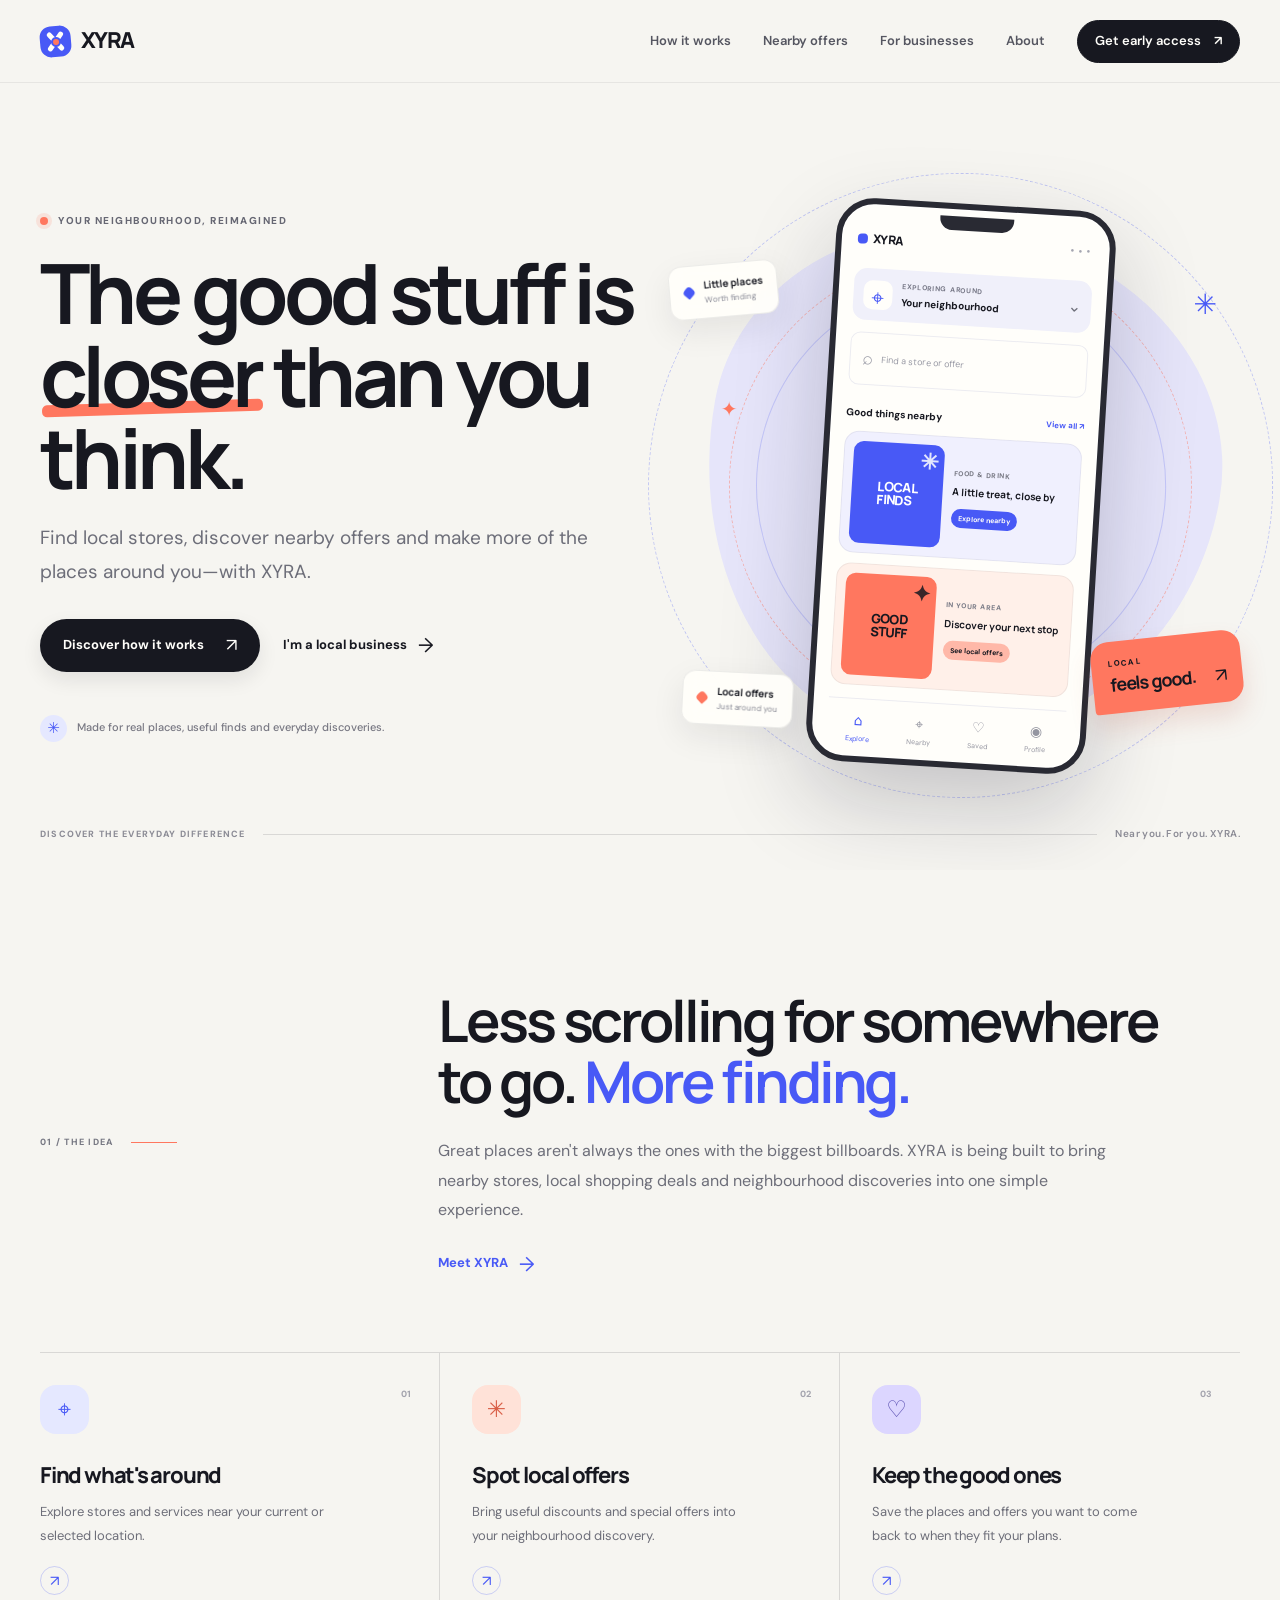
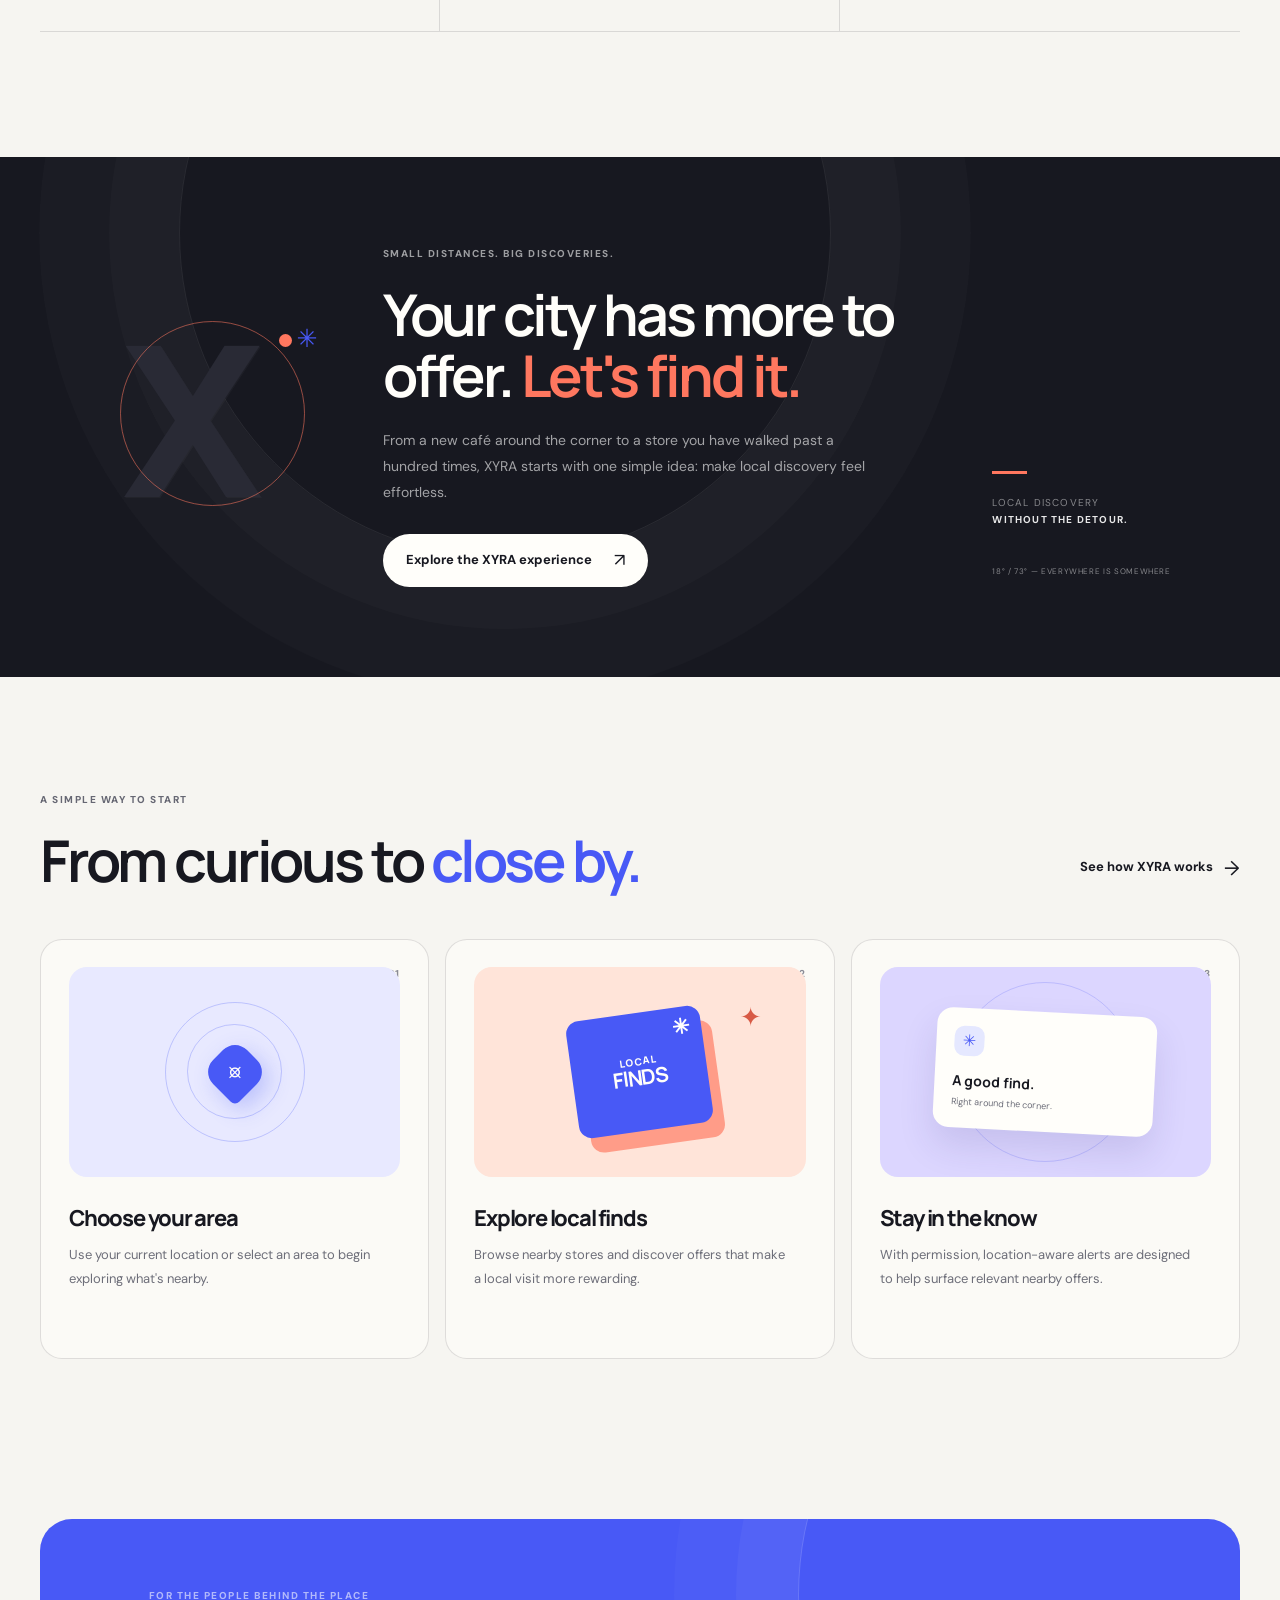
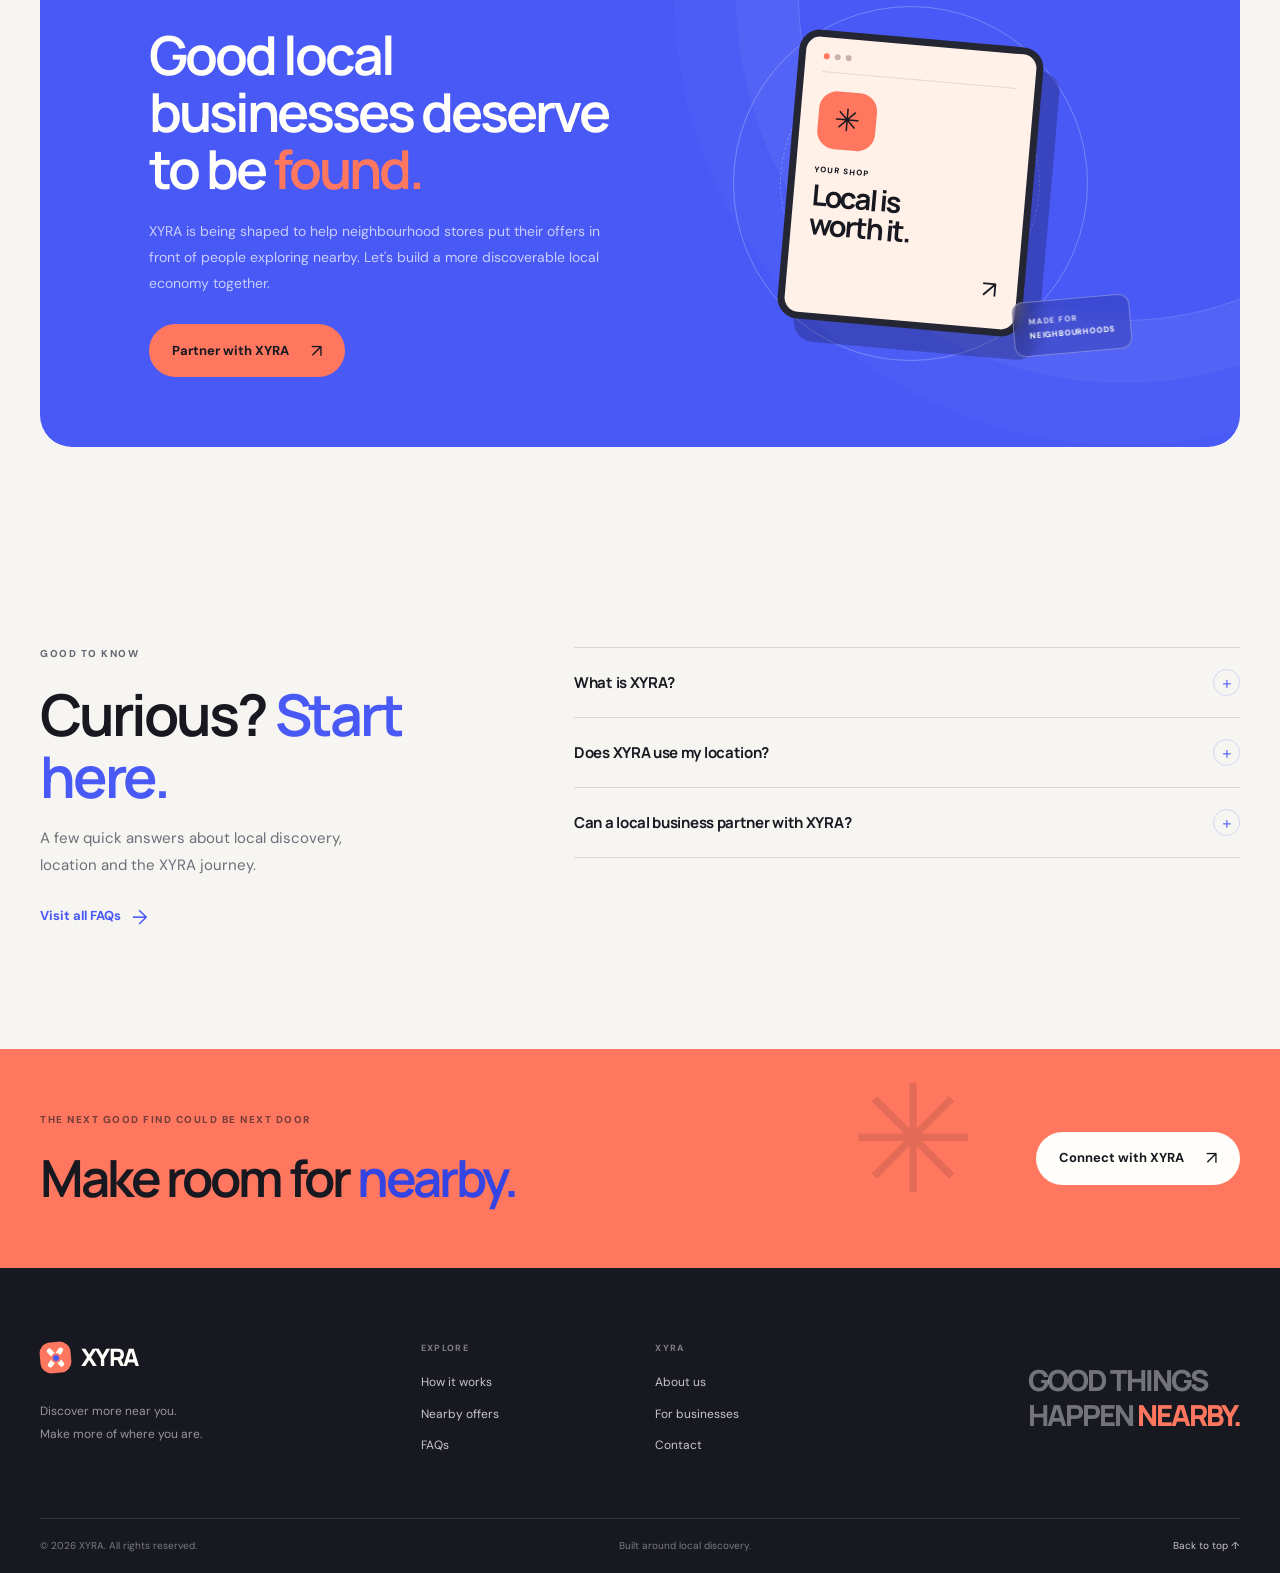
<file: index.html>
<!doctype html>
<html lang="en">
<head>
  <meta charset="utf-8">
  <meta name="viewport" content="width=device-width, initial-scale=1">
  <meta name="theme-color" content="#f6f5f1">

  <title>XYRA | Nearby Stores, Local Offers &amp; Shopping Deals</title>

  <meta name="description" content="Discover nearby stores, local shopping offers and neighbourhood finds with XYRA. Explore local businesses and find more of what you love, closer to you.">

  <meta property="og:type" content="website">
  <meta property="og:title" content="XYRA | Nearby Stores, Local Offers &amp; Shopping Deals">
  <meta property="og:description" content="Discover nearby stores, local offers and neighbourhood finds with XYRA.">
  <meta property="og:site_name" content="XYRA">
  <meta property="og:locale" content="en_IN">

  <meta name="twitter:card" content="summary">
  <meta name="twitter:title" content="XYRA | Nearby Stores, Local Offers &amp; Shopping Deals">
  <meta name="twitter:description" content="Discover nearby stores, local offers and neighbourhood finds with XYRA.">

  <meta name="robots" content="index, follow, max-image-preview:large">

  <link rel="icon" href="assets/images/favicon.svg" type="image/svg+xml">

  <link rel="preconnect" href="https://fonts.googleapis.com">
  <link rel="preconnect" href="https://fonts.gstatic.com" crossorigin>

  <link href="https://fonts.googleapis.com/css2?family=DM+Sans:wght@400;500;600;700&amp;family=Manrope:wght@400;500;600;700;800&amp;display=swap" rel="stylesheet">

  <link rel="stylesheet" href="assets/css/styles.css">
  <script src="assets/js/main.js" defer></script>
</head>

<body>
  <a class="skip-link" href="#main">Skip to content</a>

  <header class="site-header">
    <div class="container nav-wrap">
      <a class="brand" href="index.html" aria-label="XYRA home">
        <span class="brand-mark" aria-hidden="true"><span></span></span>
        <span>XYRA</span>
      </a>

      <button class="menu-toggle" type="button"
        aria-expanded="false" aria-controls="primary-nav"
        aria-label="Open navigation" data-menu-toggle>
        <span></span><span></span><span></span>
        <span class="sr-only">Open navigation</span>
      </button>

      <nav class="primary-nav" id="primary-nav"
        aria-label="Main navigation" data-nav>
        <a href="how-it-works.html">How it works</a>
        <a href="nearby-offers.html">Nearby offers</a>
        <a href="for-businesses.html">For businesses</a>
        <a href="about.html">About</a>
        <a class="nav-cta" href="contact.html">
          Get early access <span aria-hidden="true">↗</span>
        </a>
      </nav>
    </div>
  </header>

  <main id="main">
    <!-- HERO -->
    <section class="hero-section section-pad">
      <div class="container hero-grid">
        <div class="hero-copy reveal">
          <p class="eyebrow">
            <span class="eyebrow-dot"></span>
            YOUR NEIGHBOURHOOD, REIMAGINED
          </p>

          <h1>The good stuff is <span class="accent-underline">closer</span> than you think.</h1>

          <p class="hero-lede">
            Find local stores, discover nearby offers and make more
            of the places around you—with XYRA.
          </p>

          <div class="hero-actions">
            <a class="button button-dark" href="how-it-works.html">
              Discover how it works <span aria-hidden="true">↗</span>
            </a>
            <a class="text-link" href="for-businesses.html">
              I'm a local business <span aria-hidden="true">→</span>
            </a>
          </div>

          <div class="hero-note">
            <span class="note-icon" aria-hidden="true">✳</span>
            <span>Made for real places, useful finds and everyday discoveries.</span>
          </div>
        </div>

        <div class="hero-art reveal reveal-delay"
          role="img" aria-label="Illustration of nearby shops and local offers">
          <div class="orbit orbit-one"></div>
          <div class="orbit orbit-two"></div>
          <div class="art-spark spark-a">✳</div>
          <div class="art-spark spark-b">✦</div>

          <div class="map-label label-top">
            <span class="label-pin pin-blue"></span>
            <span><strong>Little places</strong><small>Worth finding</small></span>
          </div>

          <div class="map-label label-bottom">
            <span class="label-pin pin-coral"></span>
            <span><strong>Local offers</strong><small>Just around you</small></span>
          </div>

          <div class="phone-mockup">
            <div class="phone-notch"></div>

            <div class="phone-topline">
              <span class="mini-brand"><i></i> XYRA</span>
              <span class="signal-dots" aria-hidden="true">•••</span>
            </div>

            <div class="phone-location">
              <span aria-hidden="true">⌖</span>
              <span><small>EXPLORING AROUND</small><strong>Your neighbourhood</strong></span>
              <span class="tiny-chevron" aria-hidden="true">⌄</span>
            </div>

            <div class="phone-search">
              <span aria-hidden="true">⌕</span> Find a store or offer
            </div>

            <div class="phone-section-title">
              <strong>Good things nearby</strong><span>View all ↗</span>
            </div>

            <div class="offer-mini offer-mini-blue">
              <div class="mini-art mini-art-blue">
                <span>LOCAL<br>FINDS</span><i>✳</i>
              </div>
              <div class="mini-info">
                <small>FOOD &amp; DRINK</small>
                <strong>A little treat, close by</strong>
                <span class="mini-pill">Explore nearby</span>
              </div>
            </div>

            <div class="offer-mini offer-mini-peach">
              <div class="mini-art mini-art-peach">
                <span>GOOD<br>STUFF</span><i>✦</i>
              </div>
              <div class="mini-info">
                <small>IN YOUR AREA</small>
                <strong>Discover your next stop</strong>
                <span class="mini-pill mini-pill-coral">See local offers</span>
              </div>
            </div>

            <div class="phone-tabs" aria-hidden="true">
              <span class="tab-active">⌂<small>Explore</small></span>
              <span>⌖<small>Nearby</small></span>
              <span>♡<small>Saved</small></span>
              <span>◉<small>Profile</small></span>
            </div>
          </div>

          <div class="floating-stamp">
            <span>LOCAL</span><strong>feels good.</strong><i aria-hidden="true">↗</i>
          </div>
        </div>
      </div>

      <div class="container hero-bottom">
        <span>DISCOVER THE EVERYDAY DIFFERENCE</span>
        <div class="hero-bottom-line"></div>
        <span class="hero-bottom-right">Near you. For you. XYRA.</span>
      </div>
    </section>

    <!-- WHY XYRA -->
    <section class="intro-section section-pad" id="why-xyra">
      <div class="container intro-layout">
        <div class="section-kicker reveal">
          <span>01 / THE IDEA</span><span class="kicker-line"></span>
        </div>

        <div class="intro-main reveal">
          <h2>Less scrolling for somewhere to go. <em>More finding.</em></h2>
          <p>
            Great places aren't always the ones with the biggest billboards.
            XYRA is being built to bring nearby stores, local shopping deals
            and neighbourhood discoveries into one simple experience.
          </p>
          <a class="text-link link-blue" href="about.html">
            Meet XYRA <span aria-hidden="true">→</span>
          </a>
        </div>
      </div>

      <div class="container value-grid">
        <article class="value-item reveal">
          <div class="value-number">01</div>
          <div class="value-icon icon-blue" aria-hidden="true">⌖</div>
          <h3>Find what's around</h3>
          <p>Explore stores and services near your current or selected location.</p>
          <a href="nearby-offers.html" class="arrow-link" aria-label="Explore nearby offers">↗</a>
        </article>

        <article class="value-item value-item-offset reveal reveal-delay">
          <div class="value-number">02</div>
          <div class="value-icon icon-coral" aria-hidden="true">✳</div>
          <h3>Spot local offers</h3>
          <p>Bring useful discounts and special offers into your neighbourhood discovery.</p>
          <a href="nearby-offers.html" class="arrow-link" aria-label="Learn about local offers">↗</a>
        </article>

        <article class="value-item reveal reveal-delay-2">
          <div class="value-number">03</div>
          <div class="value-icon icon-lavender" aria-hidden="true">♡</div>
          <h3>Keep the good ones</h3>
          <p>Save the places and offers you want to come back to when they fit your plans.</p>
          <a href="how-it-works.html" class="arrow-link" aria-label="Learn how XYRA works">↗</a>
        </article>
      </div>
    </section>

    <!-- BRAND STORY -->
    <section class="manifesto-section">
      <div class="container manifesto-grid">
        <div class="manifesto-mark reveal" aria-hidden="true">
          <span class="big-x">X</span>
          <span class="mark-orbit"></span>
          <span class="mark-star">✳</span>
        </div>

        <div class="manifesto-copy reveal">
          <p class="eyebrow eyebrow-light">SMALL DISTANCES. BIG DISCOVERIES.</p>
          <h2>Your city has more to offer. <span>Let's find it.</span></h2>
          <p>
            From a new café around the corner to a store you have walked
            past a hundred times, XYRA starts with one simple idea:
            make local discovery feel effortless.
          </p>
          <a class="button button-light" href="how-it-works.html">
            Explore the XYRA experience <span aria-hidden="true">↗</span>
          </a>
        </div>

        <div class="manifesto-aside reveal">
          <span class="aside-line"></span>
          <p>LOCAL DISCOVERY<br><strong>WITHOUT THE DETOUR.</strong></p>
          <span class="aside-coordinates">18° / 73° — EVERYWHERE IS SOMEWHERE</span>
        </div>
      </div>
    </section>

    <!-- HOW IT WORKS -->
    <section class="steps-section section-pad">
      <div class="container section-heading-row">
        <div class="reveal">
          <p class="eyebrow">A SIMPLE WAY TO START</p>
          <h2>From curious to <em>close by.</em></h2>
        </div>
        <a class="text-link reveal" href="how-it-works.html">
          See how XYRA works <span aria-hidden="true">→</span>
        </a>
      </div>

      <div class="container steps-grid">
        <article class="step-card reveal">
          <span class="step-index">01</span>
          <div class="step-illustration step-illustration-one">
            <span class="step-map-pin">⌖</span>
            <span class="step-ring ring-a"></span>
            <span class="step-ring ring-b"></span>
            <span class="step-ring ring-c"></span>
          </div>
          <h3>Choose your area</h3>
          <p>Use your current location or select an area to begin exploring what's nearby.</p>
        </article>

        <article class="step-card reveal reveal-delay">
          <span class="step-index">02</span>
          <div class="step-illustration step-illustration-two">
            <span class="deal-ticket">LOCAL<br><strong>FINDS</strong><i>✳</i></span>
            <span class="deal-spark">✦</span>
          </div>
          <h3>Explore local finds</h3>
          <p>Browse nearby stores and discover offers that make a local visit more rewarding.</p>
        </article>

        <article class="step-card reveal reveal-delay-2">
          <span class="step-index">03</span>
          <div class="step-illustration step-illustration-three">
            <span class="alert-card">
              <i>✳</i><strong>A good find.</strong>
              <small>Right around the corner.</small>
            </span>
            <span class="alert-pulse"></span>
          </div>
          <h3>Stay in the know</h3>
          <p>With permission, location-aware alerts are designed to help surface relevant nearby offers.</p>
        </article>
      </div>
    </section>

    <!-- BUSINESS PARTNERS -->
    <section class="business-cta-section section-pad">
      <div class="container business-cta reveal">
        <div class="business-copy">
          <p class="eyebrow eyebrow-light">FOR THE PEOPLE BEHIND THE PLACE</p>
          <h2>Good local businesses deserve to be <em>found.</em></h2>
          <p>
            XYRA is being shaped to help neighbourhood stores put their offers
            in front of people exploring nearby. Let's build a more
            discoverable local economy together.
          </p>
          <a class="button button-coral" href="for-businesses.html">
            Partner with XYRA <span aria-hidden="true">↗</span>
          </a>
        </div>

        <div class="business-art" aria-hidden="true">
          <div class="business-circle circle-one"></div>
          <div class="business-circle circle-two"></div>
          <div class="business-window">
            <div class="window-head"><span></span><span></span><span></span></div>
            <div class="window-shop-icon">✳</div>
            <span class="window-tag">YOUR SHOP</span>
            <strong>Local is<br>worth it.</strong>
            <i>↗</i>
          </div>
          <div class="business-note">MADE FOR<br><strong>NEIGHBOURHOODS</strong></div>
        </div>
      </div>
    </section>

    <!-- FAQ PREVIEW -->
    <section class="faq-preview section-pad">
      <div class="container faq-preview-grid">
        <div class="reveal">
          <p class="eyebrow">GOOD TO KNOW</p>
          <h2>Curious? <em>Start here.</em></h2>
          <p class="section-subtext">
            A few quick answers about local discovery, location and the XYRA journey.
          </p>
          <a class="text-link link-blue" href="faqs.html">
            Visit all FAQs <span aria-hidden="true">→</span>
          </a>
        </div>

        <div class="faq-preview-list reveal reveal-delay">
          <details>
            <summary>What is XYRA? <span>+</span></summary>
            <p>XYRA is a local discovery app concept designed to help people find nearby stores, offers and useful places around them.</p>
          </details>

          <details>
            <summary>Does XYRA use my location? <span>+</span></summary>
            <p>Location can help personalise nearby results. Features that rely on location should work only with the permissions you choose to grant.</p>
          </details>

          <details>
            <summary>Can a local business partner with XYRA? <span>+</span></summary>
            <p>Local businesses can contact the XYRA team to discuss partnership and future offer-listing opportunities.</p>
          </details>
        </div>
      </div>
    </section>

    <!-- FINAL CTA -->
    <section class="final-cta-section">
      <div class="container final-cta reveal">
        <div>
          <p class="eyebrow eyebrow-light">THE NEXT GOOD FIND COULD BE NEXT DOOR</p>
          <h2>Make room for <em>nearby.</em></h2>
        </div>
        <a class="button button-light" href="contact.html">
          Connect with XYRA <span aria-hidden="true">↗</span>
        </a>
        <span class="cta-star" aria-hidden="true">✳</span>
      </div>
    </section>
  </main>

  <!-- FOOTER -->
  <footer class="site-footer">
    <div class="container footer-main">
      <div class="footer-brand-block">
        <a class="brand brand-footer" href="index.html" aria-label="XYRA home">
          <span class="brand-mark" aria-hidden="true"><span></span></span>
          <span>XYRA</span>
        </a>
        <p>Discover more near you.<br>Make more of where you are.</p>
      </div>

      <div class="footer-col">
        <h2>Explore</h2>
        <a href="how-it-works.html">How it works</a>
        <a href="nearby-offers.html">Nearby offers</a>
        <a href="faqs.html">FAQs</a>
      </div>

      <div class="footer-col">
        <h2>XYRA</h2>
        <a href="about.html">About us</a>
        <a href="for-businesses.html">For businesses</a>
        <a href="contact.html">Contact</a>
      </div>

      <div class="footer-phrase">GOOD THINGS<br>HAPPEN <em>NEARBY.</em></div>
    </div>

    <div class="container footer-bottom">
      <span>© <span data-current-year></span> XYRA. All rights reserved.</span>
      <span>Built around local discovery.</span>
      <a href="#main" class="back-top">Back to top ↑</a>
    </div>
  </footer>
</body>
</html>
</file>
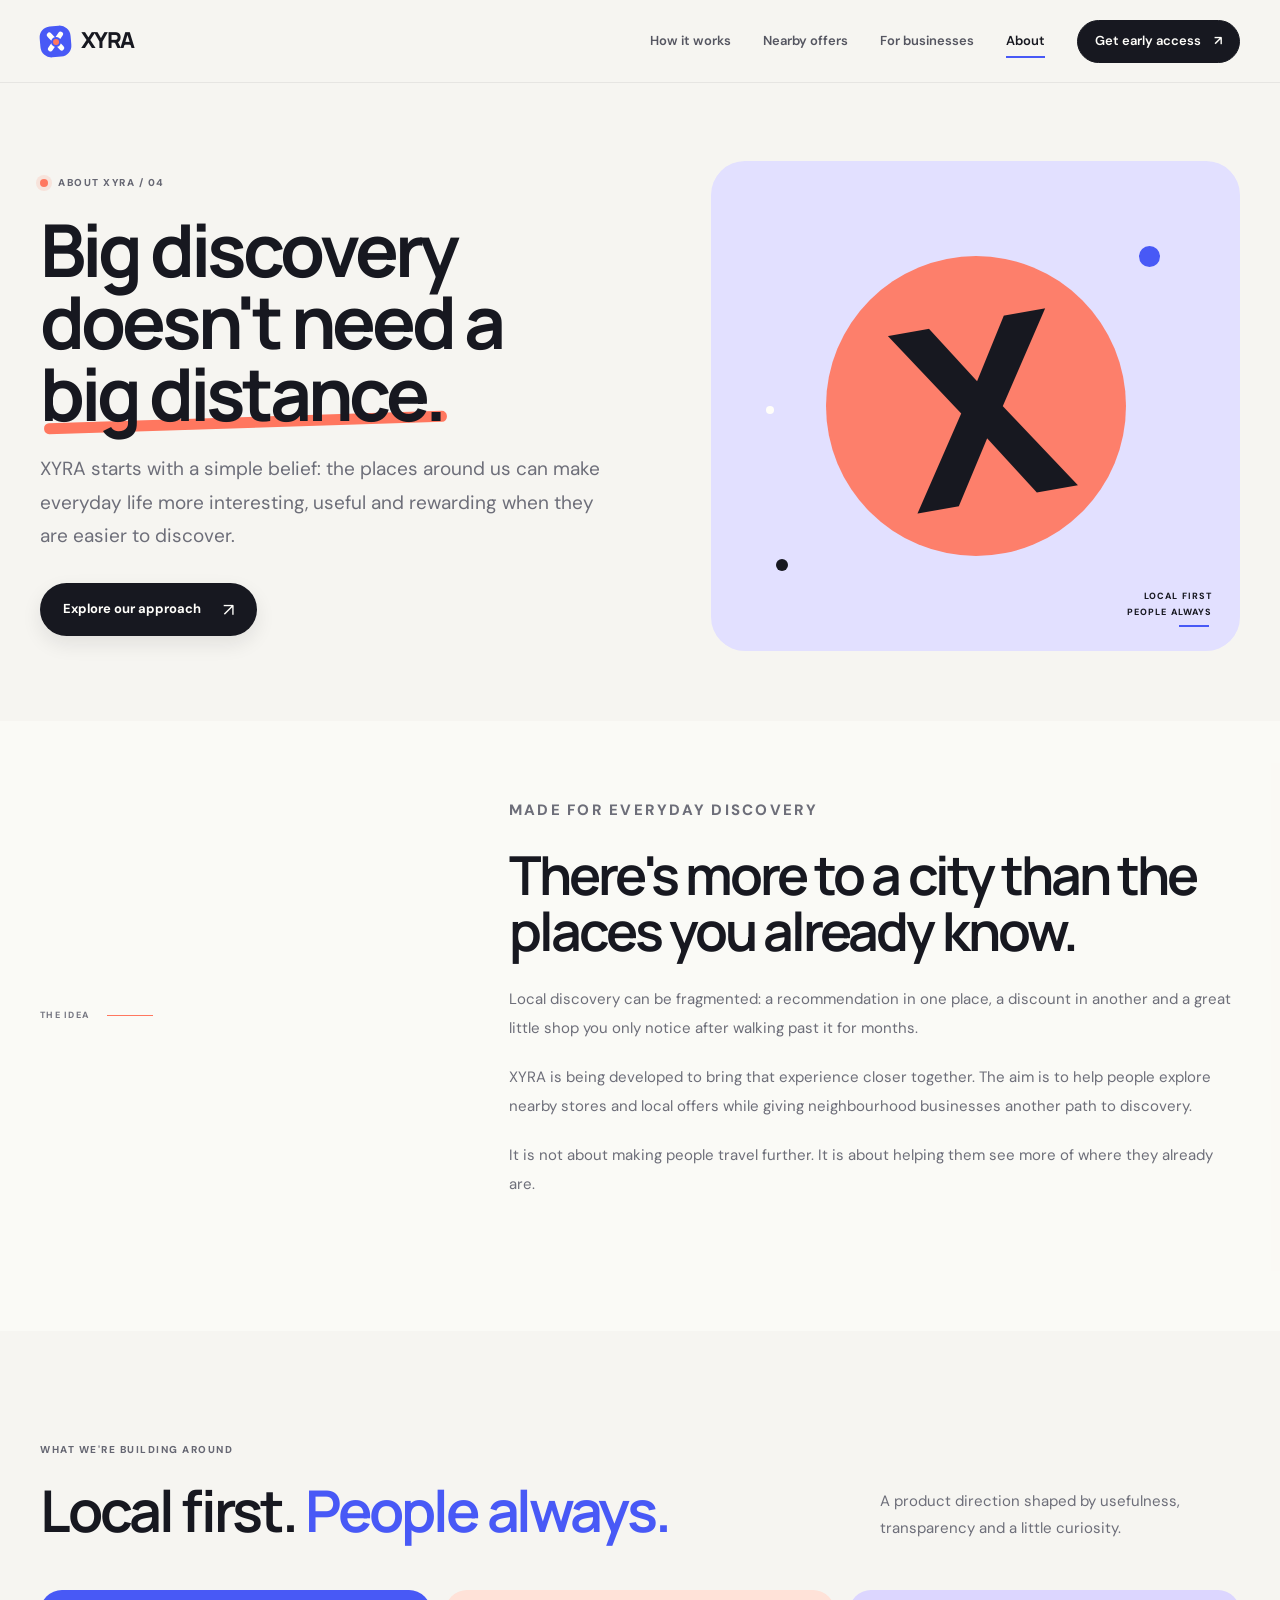
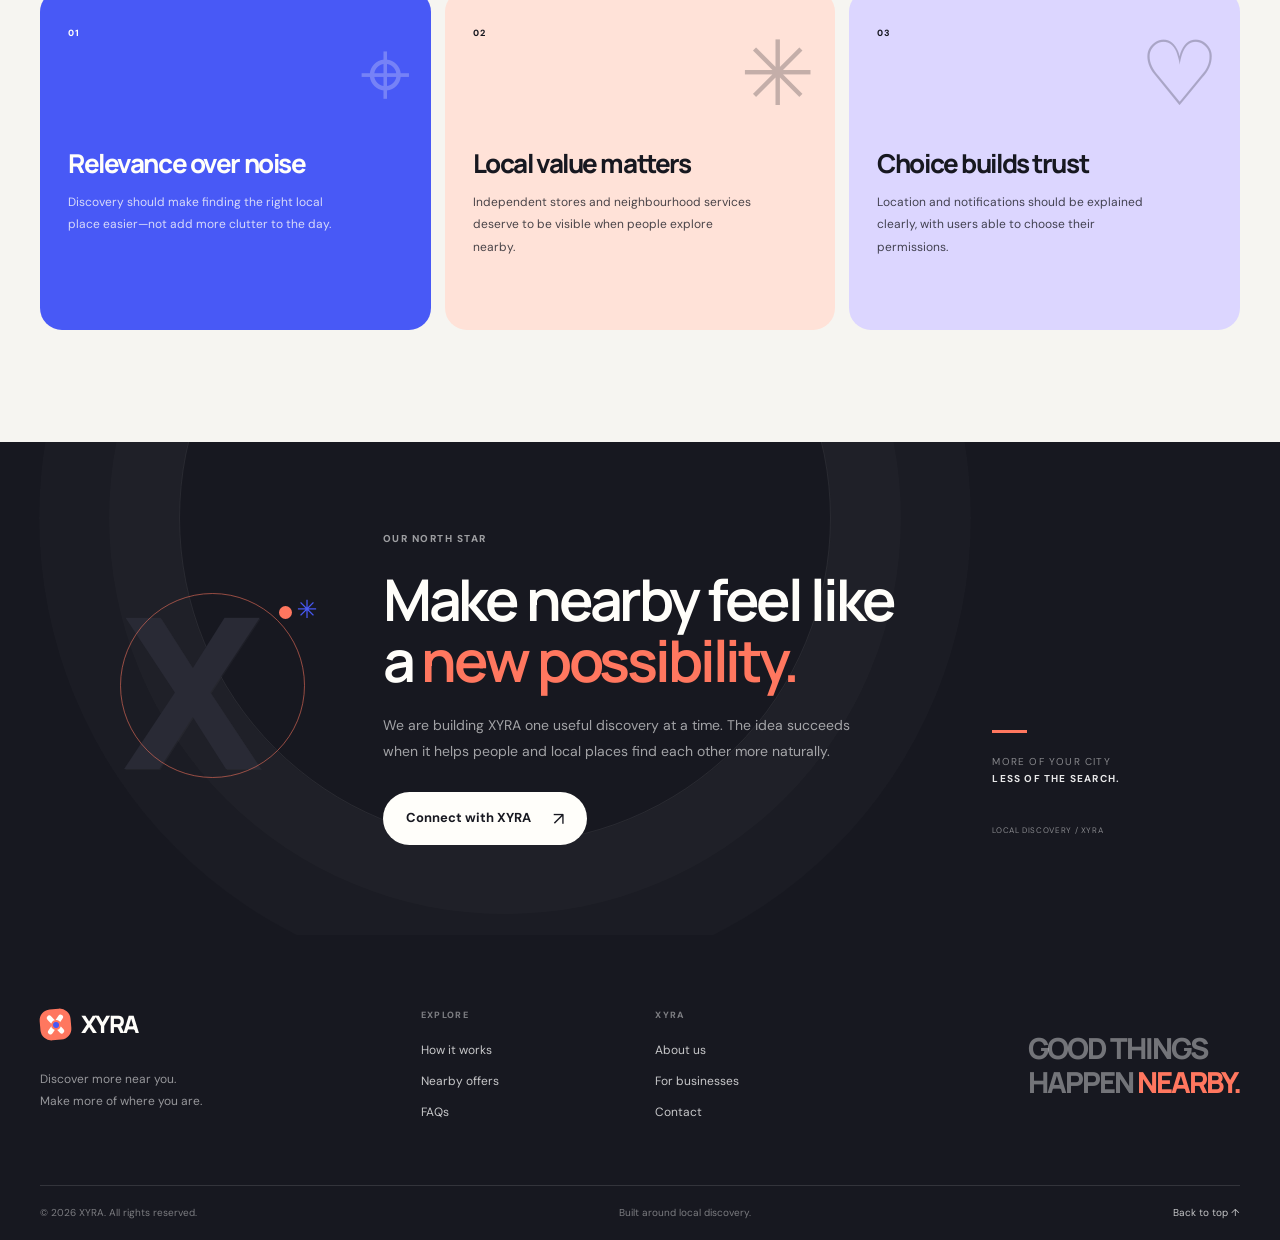
<file: about.html>
<!doctype html>
<html lang="en">
<head>
  <meta charset="utf-8">
  <meta name="viewport" content="width=device-width, initial-scale=1">
  <meta name="theme-color" content="#f6f5f1">

  <title>About XYRA | Local Store &amp; Offer Discovery</title>
  <meta name="description" content="Meet XYRA, a local discovery platform in development designed to help people find nearby stores, useful places and local offers with less effort.">
  <meta name="robots" content="index, follow, max-image-preview:large">

  <meta property="og:type" content="website">
  <meta property="og:site_name" content="XYRA">
  <meta property="og:title" content="About XYRA | Local Discovery">
  <meta property="og:description" content="Discover the idea behind XYRA and its vision for nearby stores, local offers and neighbourhood businesses.">
  <meta property="og:locale" content="en_IN">

  <meta name="twitter:card" content="summary">
  <meta name="twitter:title" content="About XYRA | Local Discovery">
  <meta name="twitter:description" content="Learn about XYRA's approach to local discovery and neighbourhood finds.">

  <link rel="icon" href="assets/images/favicon.svg" type="image/svg+xml">
  <link rel="preconnect" href="https://fonts.googleapis.com">
  <link rel="preconnect" href="https://fonts.gstatic.com" crossorigin>
  <link href="https://fonts.googleapis.com/css2?family=DM+Sans:wght@400;500;600;700&amp;family=Manrope:wght@400;500;600;700;800&amp;display=swap" rel="stylesheet">
  <link rel="stylesheet" href="assets/css/styles.css">
  <script src="assets/js/main.js" defer></script>
</head>

<body>
  <a class="skip-link" href="#main">Skip to content</a>

  <header class="site-header">
    <div class="container nav-wrap">
      <a class="brand" href="index.html" aria-label="XYRA home">
        <span class="brand-mark" aria-hidden="true"><span></span></span>
        <span>XYRA</span>
      </a>

      <button class="menu-toggle" type="button"
        aria-expanded="false" aria-controls="primary-nav"
        aria-label="Open navigation" data-menu-toggle>
        <span></span><span></span><span></span>
        <span class="sr-only">Open navigation</span>
      </button>

      <nav class="primary-nav" id="primary-nav"
        aria-label="Main navigation" data-nav>
        <a href="how-it-works.html">How it works</a>
        <a href="nearby-offers.html">Nearby offers</a>
        <a href="for-businesses.html">For businesses</a>
        <a href="about.html" aria-current="page">About</a>
        <a class="nav-cta" href="contact.html">
          Get early access <span aria-hidden="true">↗</span>
        </a>
      </nav>
    </div>
  </header>

  <main id="main">
    <section class="page-hero section-pad">
      <div class="container page-hero-grid">
        <div class="reveal">
          <p class="eyebrow">
            <span class="eyebrow-dot"></span>
            ABOUT XYRA / 04
          </p>

          <h1>Big discovery doesn't need a <span class="accent-underline">big distance.</span></h1>

          <p class="hero-lede">
            XYRA starts with a simple belief: the places around us
            can make everyday life more interesting, useful and
            rewarding when they are easier to discover.
          </p>

          <a class="button button-dark" href="how-it-works.html">
            Explore our approach <span aria-hidden="true">↗</span>
          </a>
        </div>

        <div class="page-hero-art about-art reveal reveal-delay"
          aria-label="XYRA-inspired brand illustration">
          <div class="about-sun"></div>
          <div class="about-letter-x" aria-hidden="true">X</div>
          <span class="about-dot dot-one"></span>
          <span class="about-dot dot-two"></span>
          <span class="about-dot dot-three"></span>

          <div class="about-caption">
            LOCAL FIRST<br>PEOPLE ALWAYS
          </div>
          <span class="about-caption-line"></span>
        </div>
      </div>
    </section>

    <section class="story-section section-pad">
      <div class="container story-layout">
        <div class="section-kicker reveal">
          <span>THE IDEA</span>
          <span class="kicker-line"></span>
        </div>

        <div class="story-copy reveal reveal-delay">
          <p class="eyebrow">MADE FOR EVERYDAY DISCOVERY</p>
          <h2>There's more to a city than the places you already know.</h2>

          <p>
            Local discovery can be fragmented: a recommendation
            in one place, a discount in another and a great little
            shop you only notice after walking past it for months.
          </p>

          <p>
            XYRA is being developed to bring that experience
            closer together. The aim is to help people explore
            nearby stores and local offers while giving
            neighbourhood businesses another path to discovery.
          </p>

          <p>
            It is not about making people travel further.
            It is about helping them see more of where they
            already are.
          </p>
        </div>
      </div>
    </section>

    <section class="section-pad">
      <div class="container section-heading-row">
        <div class="reveal">
          <p class="eyebrow">WHAT WE'RE BUILDING AROUND</p>
          <h2>Local first. <em>People always.</em></h2>
        </div>

        <p class="section-subtext reveal reveal-delay">
          A product direction shaped by usefulness,
          transparency and a little curiosity.
        </p>
      </div>

      <div class="container values-grid">
        <article class="value-card value-card-blue reveal">
          <span>01</span>
          <div class="value-card-mark" aria-hidden="true">⌖</div>
          <h3>Relevance over noise</h3>
          <p>
            Discovery should make finding the right local place
            easier—not add more clutter to the day.
          </p>
        </article>

        <article class="value-card value-card-coral reveal reveal-delay">
          <span>02</span>
          <div class="value-card-mark" aria-hidden="true">✳</div>
          <h3>Local value matters</h3>
          <p>
            Independent stores and neighbourhood services
            deserve to be visible when people explore nearby.
          </p>
        </article>

        <article class="value-card value-card-lavender reveal reveal-delay-2">
          <span>03</span>
          <div class="value-card-mark" aria-hidden="true">♡</div>
          <h3>Choice builds trust</h3>
          <p>
            Location and notifications should be explained
            clearly, with users able to choose their permissions.
          </p>
        </article>
      </div>
    </section>

    <section class="manifesto-section about-manifesto">
      <div class="container manifesto-grid">
        <div class="manifesto-mark reveal" aria-hidden="true">
          <span class="big-x">X</span>
          <span class="mark-orbit"></span>
          <span class="mark-star">✳</span>
        </div>

        <div class="manifesto-copy reveal">
          <p class="eyebrow eyebrow-light">OUR NORTH STAR</p>
          <h2>Make nearby feel like a <span>new possibility.</span></h2>
          <p>
            We are building XYRA one useful discovery at a time.
            The idea succeeds when it helps people and local
            places find each other more naturally.
          </p>
          <a class="button button-light" href="contact.html">
            Connect with XYRA <span aria-hidden="true">↗</span>
          </a>
        </div>

        <div class="manifesto-aside reveal">
          <span class="aside-line"></span>
          <p>MORE OF YOUR CITY<br><strong>LESS OF THE SEARCH.</strong></p>
          <span class="aside-coordinates">LOCAL DISCOVERY / XYRA</span>
        </div>
      </div>
    </section>
  </main>

  <footer class="site-footer">
    <div class="container footer-main">
      <div class="footer-brand-block">
        <a class="brand brand-footer" href="index.html">
          <span class="brand-mark" aria-hidden="true"><span></span></span>
          <span>XYRA</span>
        </a>
        <p>Discover more near you.<br>Make more of where you are.</p>
      </div>

      <div class="footer-col">
        <h2>Explore</h2>
        <a href="how-it-works.html">How it works</a>
        <a href="nearby-offers.html">Nearby offers</a>
        <a href="faqs.html">FAQs</a>
      </div>

      <div class="footer-col">
        <h2>XYRA</h2>
        <a href="about.html" aria-current="page">About us</a>
        <a href="for-businesses.html">For businesses</a>
        <a href="contact.html">Contact</a>
      </div>

      <div class="footer-phrase">GOOD THINGS<br>HAPPEN <em>NEARBY.</em></div>
    </div>

    <div class="container footer-bottom">
      <span>© <span data-current-year></span> XYRA. All rights reserved.</span>
      <span>Built around local discovery.</span>
      <a href="#main" class="back-top">Back to top ↑</a>
    </div>
  </footer>
</body>
</html>
</file>
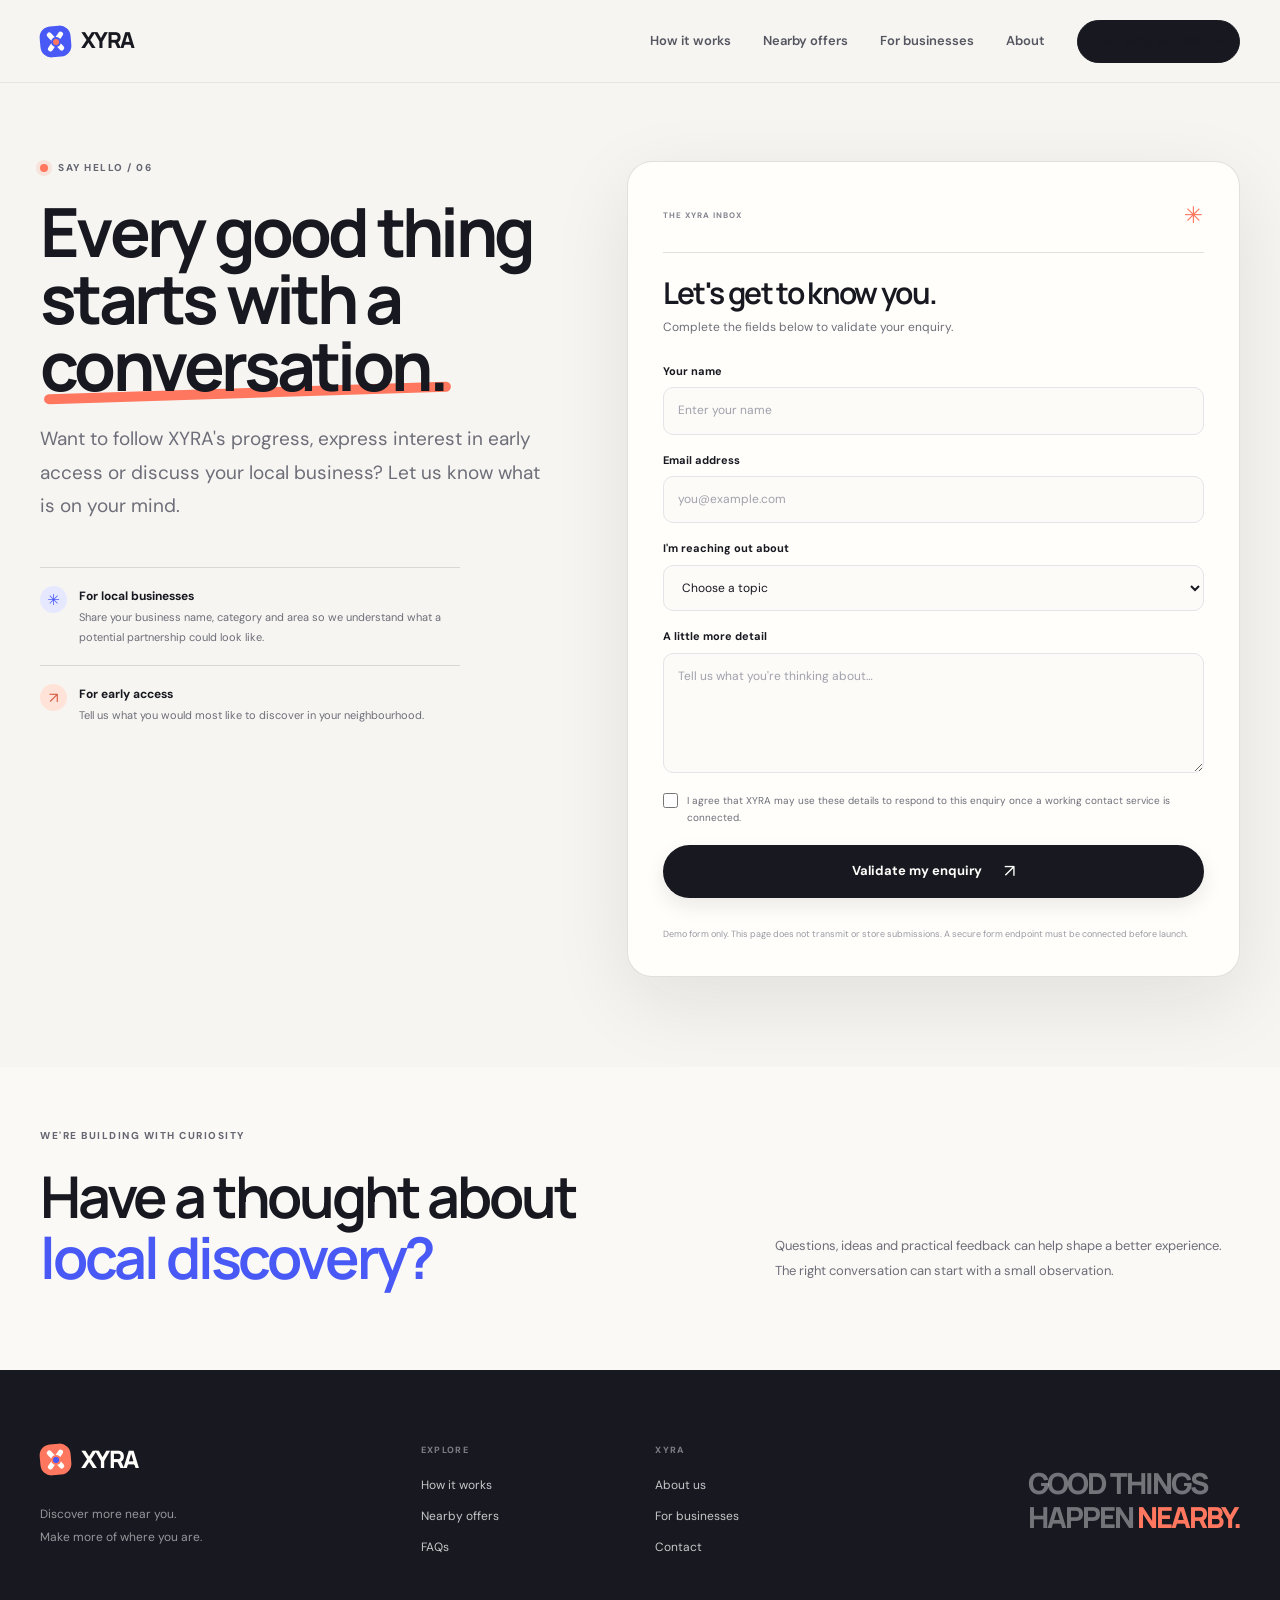
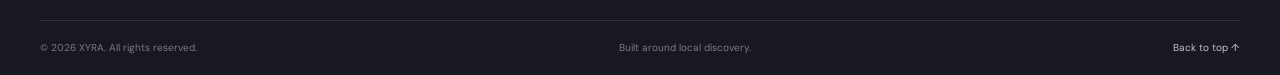
<file: contact.html>
<!doctype html>
<html lang="en">
<head>
  <meta charset="utf-8">
  <meta name="viewport" content="width=device-width, initial-scale=1">
  <meta name="theme-color" content="#f6f5f1">

  <title>Contact XYRA | Early Access &amp; Business Enquiries</title>
  <meta name="description" content="Contact XYRA to express interest in early access, ask about nearby offers or discuss a potential partnership for your local business.">
  <meta name="robots" content="index, follow, max-image-preview:large">

  <meta property="og:type" content="website">
  <meta property="og:site_name" content="XYRA">
  <meta property="og:title" content="Contact XYRA | Early Access &amp; Business Enquiries">
  <meta property="og:description" content="Contact XYRA about early access, local discovery or a business partnership.">
  <meta property="og:locale" content="en_IN">

  <meta name="twitter:card" content="summary">
  <meta name="twitter:title" content="Contact XYRA | Early Access">
  <meta name="twitter:description" content="Express your interest in XYRA or ask about a potential local business partnership.">

  <link rel="icon" href="assets/images/favicon.svg" type="image/svg+xml">
  <link rel="preconnect" href="https://fonts.googleapis.com">
  <link rel="preconnect" href="https://fonts.gstatic.com" crossorigin>
  <link href="https://fonts.googleapis.com/css2?family=DM+Sans:wght@400;500;600;700&amp;family=Manrope:wght@400;500;600;700;800&amp;display=swap" rel="stylesheet">
  <link rel="stylesheet" href="assets/css/styles.css">

  <script src="assets/js/main.js" defer></script>
  <script src="assets/js/contact.js" defer></script>
</head>

<body>
  <a class="skip-link" href="#main">Skip to content</a>

  <header class="site-header">
    <div class="container nav-wrap">
      <a class="brand" href="index.html" aria-label="XYRA home">
        <span class="brand-mark" aria-hidden="true"><span></span></span>
        <span>XYRA</span>
      </a>

      <button class="menu-toggle" type="button"
        aria-expanded="false" aria-controls="primary-nav"
        aria-label="Open navigation" data-menu-toggle>
        <span></span><span></span><span></span>
        <span class="sr-only">Open navigation</span>
      </button>

      <nav class="primary-nav" id="primary-nav"
        aria-label="Main navigation" data-nav>
        <a href="how-it-works.html">How it works</a>
        <a href="nearby-offers.html">Nearby offers</a>
        <a href="for-businesses.html">For businesses</a>
        <a href="about.html">About</a>
        <a class="nav-cta" href="contact.html" aria-current="page">
          Get early access <span aria-hidden="true">↗</span>
        </a>
      </nav>
    </div>
  </header>

  <main id="main">
    <section class="contact-hero section-pad">
      <div class="container contact-layout">
        <div class="contact-intro reveal">
          <p class="eyebrow">
            <span class="eyebrow-dot"></span>
            SAY HELLO / 06
          </p>

          <h1>
            Every good thing starts with a
            <span class="accent-underline">conversation.</span>
          </h1>

          <p class="hero-lede">
            Want to follow XYRA's progress, express interest in
            early access or discuss your local business?
            Let us know what is on your mind.
          </p>

          <div class="contact-side-note">
            <span class="note-icon" aria-hidden="true">✳</span>
            <p>
              <strong>For local businesses</strong><br>
              Share your business name, category and area so we
              understand what a potential partnership could look like.
            </p>
          </div>

          <div class="contact-side-note">
            <span class="note-icon note-icon-coral" aria-hidden="true">↗</span>
            <p>
              <strong>For early access</strong><br>
              Tell us what you would most like to discover
              in your neighbourhood.
            </p>
          </div>
        </div>

        <div class="contact-form-wrap reveal reveal-delay" id="contact-form">
          <div class="form-topline">
            <span>THE XYRA INBOX</span>
            <span class="form-asterisk" aria-hidden="true">✳</span>
          </div>

          <h2>Let's get to know you.</h2>
          <p class="form-intro">
            Complete the fields below to validate your enquiry.
          </p>

          <form data-contact-form novalidate>
            <div class="form-row">
              <label for="contact-name">Your name</label>
              <input
                id="contact-name"
                name="name"
                type="text"
                autocomplete="name"
                placeholder="Enter your name"
                required
              >
            </div>

            <div class="form-row">
              <label for="contact-email">Email address</label>
              <input
                id="contact-email"
                name="email"
                type="email"
                autocomplete="email"
                placeholder="you@example.com"
                required
              >
            </div>

            <div class="form-row">
              <label for="contact-topic">I'm reaching out about</label>
              <select id="contact-topic" name="topic" required>
                <option value="" disabled selected>Choose a topic</option>
                <option value="early-access">Early access</option>
                <option value="business-partnership">Business partnership</option>
                <option value="general-question">A general question</option>
                <option value="feedback">Product feedback</option>
              </select>
            </div>

            <div class="form-row">
              <label for="contact-message">A little more detail</label>
              <textarea
                id="contact-message"
                name="message"
                rows="4"
                placeholder="Tell us what you're thinking about…"
                required
              ></textarea>
            </div>

            <label class="consent-row">
              <input type="checkbox" name="consent" required>
              <span>
                I agree that XYRA may use these details to respond
                to this enquiry once a working contact service is connected.
              </span>
            </label>

            <button class="button button-dark button-submit" type="submit">
              Validate my enquiry <span aria-hidden="true">↗</span>
            </button>

            <p class="form-status" data-form-status role="status" aria-live="polite"></p>

            <p class="form-footnote">
              Demo form only. This page does not transmit or store
              submissions. A secure form endpoint must be connected
              before launch.
            </p>
          </form>
        </div>
      </div>
    </section>

    <section class="contact-bottom section-pad">
      <div class="container contact-bottom-grid">
        <div>
          <p class="eyebrow">WE'RE BUILDING WITH CURIOSITY</p>
          <h2>Have a thought about <em>local discovery?</em></h2>
        </div>

        <p>
          Questions, ideas and practical feedback can help shape
          a better experience. The right conversation can start
          with a small observation.
        </p>
      </div>
    </section>
  </main>

  <footer class="site-footer">
    <div class="container footer-main">
      <div class="footer-brand-block">
        <a class="brand brand-footer" href="index.html">
          <span class="brand-mark" aria-hidden="true"><span></span></span>
          <span>XYRA</span>
        </a>
        <p>Discover more near you.<br>Make more of where you are.</p>
      </div>

      <div class="footer-col">
        <h2>Explore</h2>
        <a href="how-it-works.html">How it works</a>
        <a href="nearby-offers.html">Nearby offers</a>
        <a href="faqs.html">FAQs</a>
      </div>

      <div class="footer-col">
        <h2>XYRA</h2>
        <a href="about.html">About us</a>
        <a href="for-businesses.html">For businesses</a>
        <a href="contact.html" aria-current="page">Contact</a>
      </div>

      <div class="footer-phrase">GOOD THINGS<br>HAPPEN <em>NEARBY.</em></div>
    </div>

    <div class="container footer-bottom">
      <span>© <span data-current-year></span> XYRA. All rights reserved.</span>
      <span>Built around local discovery.</span>
      <a href="#main" class="back-top">Back to top ↑</a>
    </div>
  </footer>
</body>
</html>
</file>
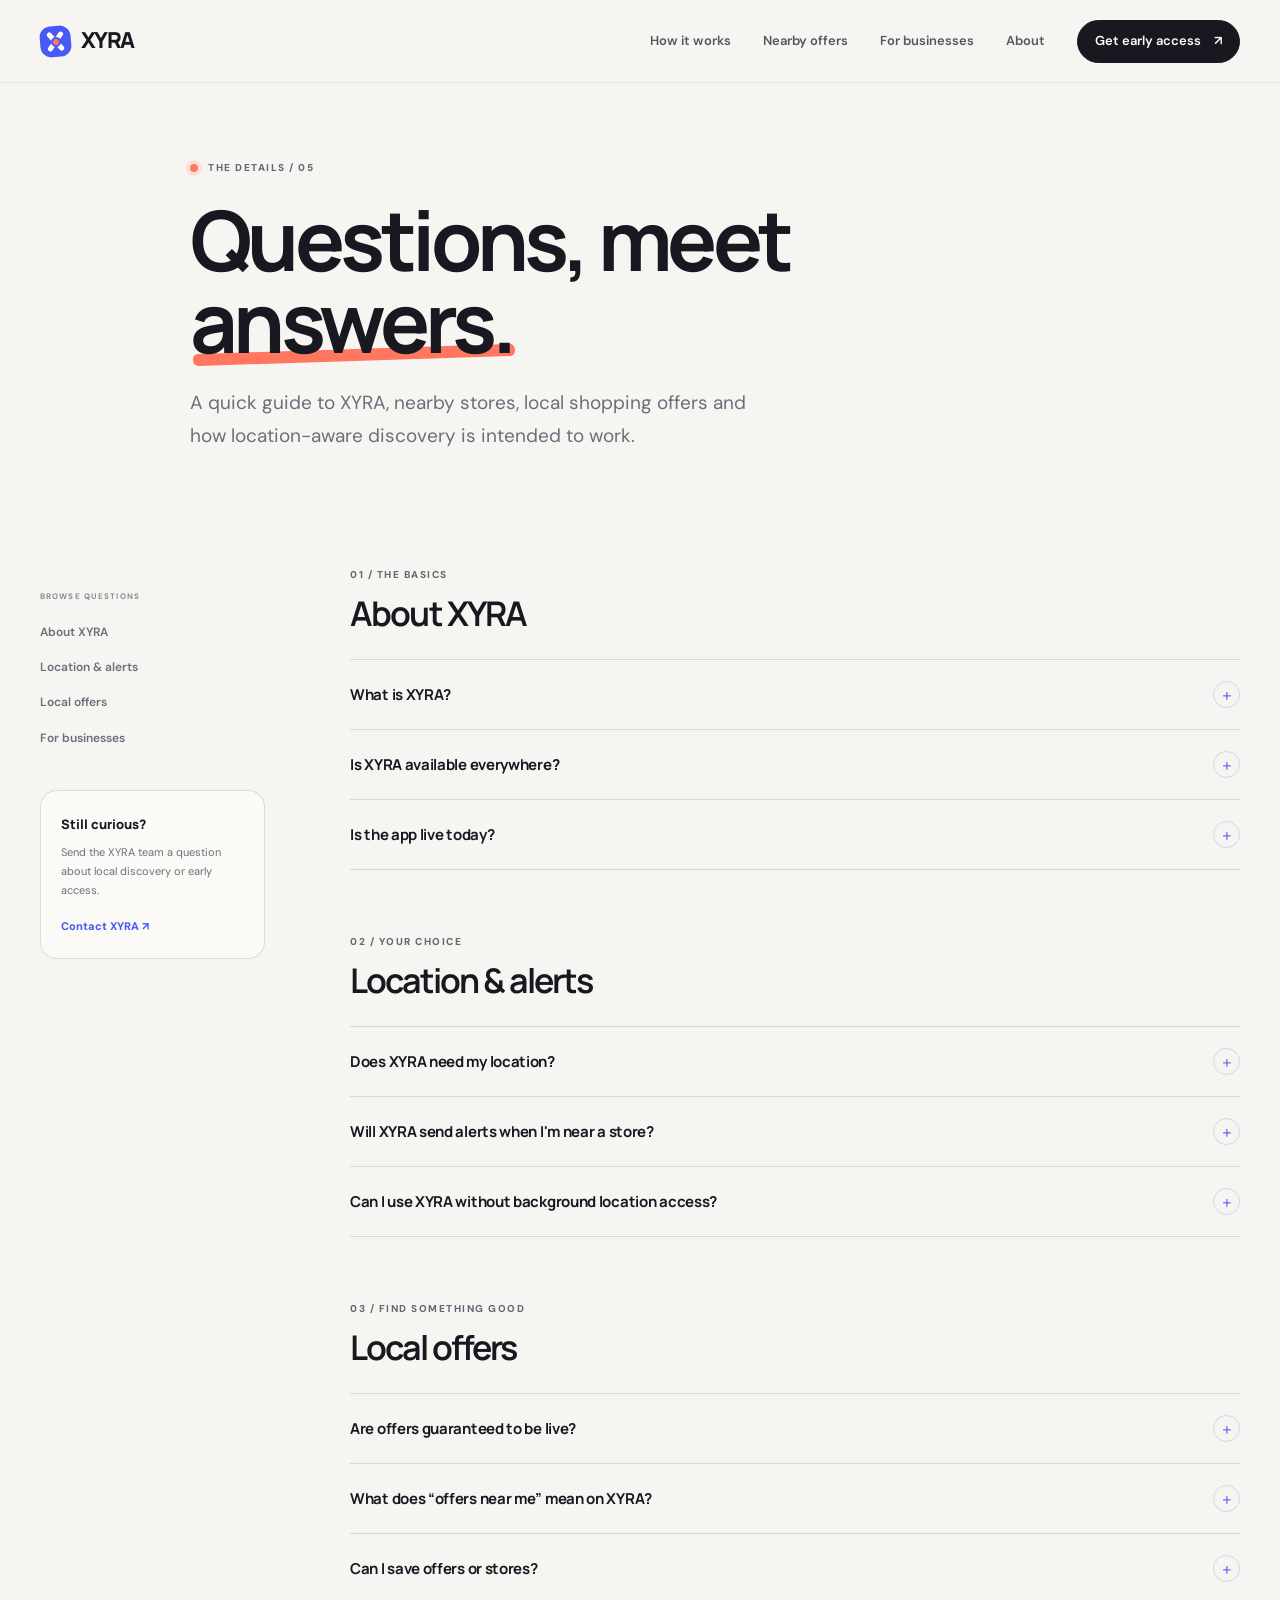
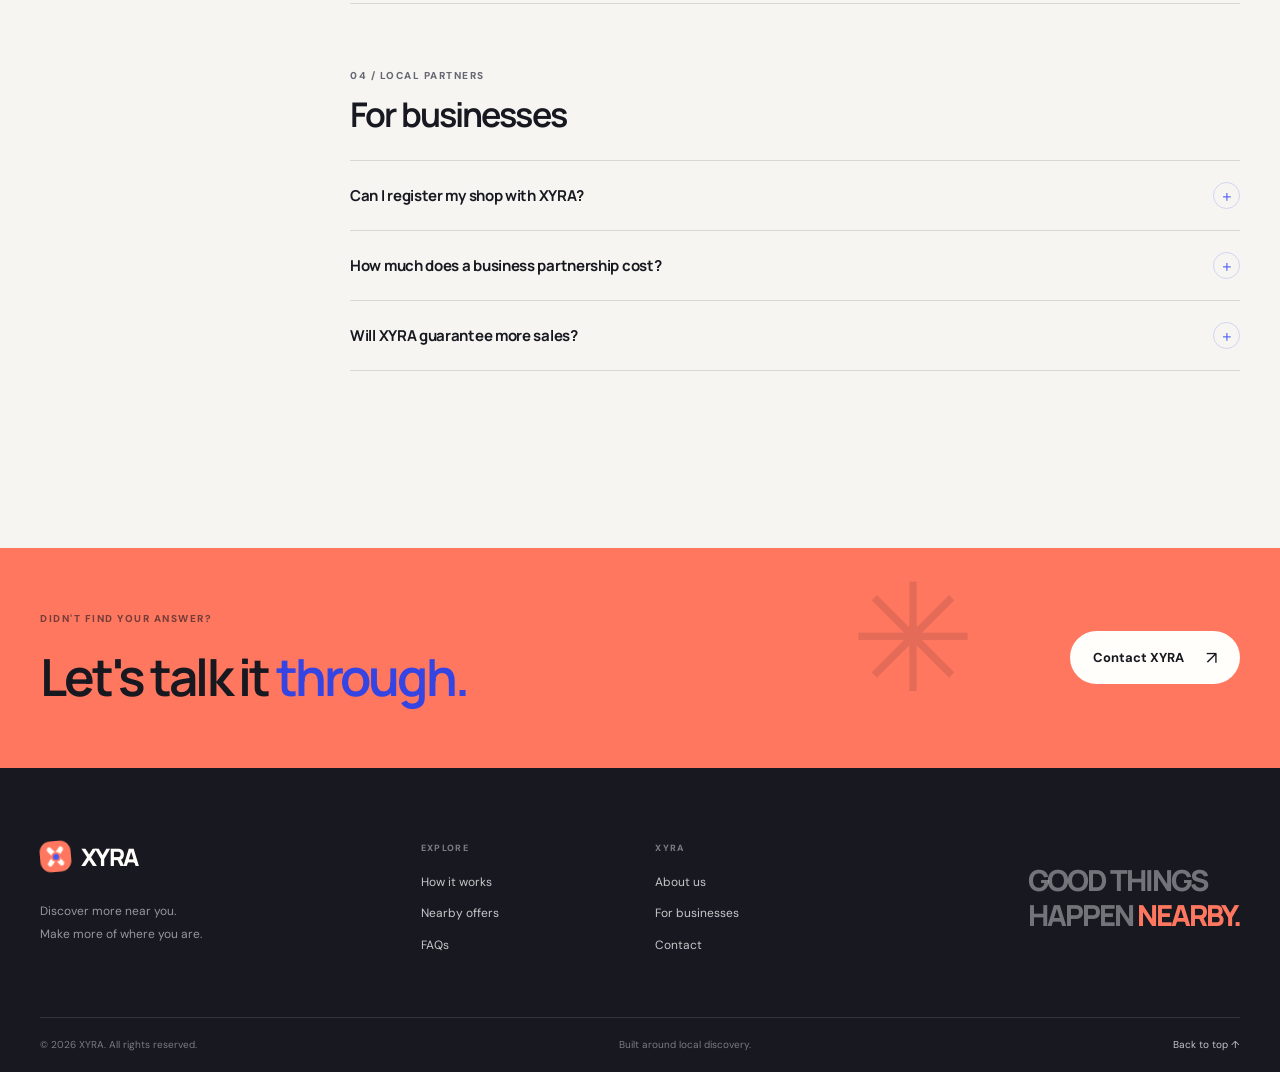
<file: faqs.html>
<!doctype html>
<html lang="en">
<head>
  <meta charset="utf-8">
  <meta name="viewport" content="width=device-width, initial-scale=1">
  <meta name="theme-color" content="#f6f5f1">

  <title>XYRA FAQs | Nearby Stores, Offers &amp; Location</title>
  <meta name="description" content="Find answers about XYRA, nearby store discovery, local shopping offers, location permissions, alerts, early access and local business partnerships.">
  <meta name="robots" content="index, follow, max-image-preview:large">

  <meta property="og:type" content="website">
  <meta property="og:site_name" content="XYRA">
  <meta property="og:title" content="XYRA FAQs | Nearby Stores, Offers &amp; Location">
  <meta property="og:description" content="Answers about XYRA's local discovery concept, location choices, nearby offers and business partnerships.">
  <meta property="og:locale" content="en_IN">

  <meta name="twitter:card" content="summary">
  <meta name="twitter:title" content="XYRA FAQs">
  <meta name="twitter:description" content="Find answers about nearby stores, offers and how XYRA is being developed.">

  <link rel="icon" href="assets/images/favicon.svg" type="image/svg+xml">
  <link rel="preconnect" href="https://fonts.googleapis.com">
  <link rel="preconnect" href="https://fonts.gstatic.com" crossorigin>
  <link href="https://fonts.googleapis.com/css2?family=DM+Sans:wght@400;500;600;700&amp;family=Manrope:wght@400;500;600;700;800&amp;display=swap" rel="stylesheet">
  <link rel="stylesheet" href="assets/css/styles.css">
  <script src="assets/js/main.js" defer></script>
</head>

<body>
  <a class="skip-link" href="#main">Skip to content</a>

  <header class="site-header">
    <div class="container nav-wrap">
      <a class="brand" href="index.html" aria-label="XYRA home">
        <span class="brand-mark" aria-hidden="true"><span></span></span>
        <span>XYRA</span>
      </a>

      <button class="menu-toggle" type="button"
        aria-expanded="false" aria-controls="primary-nav"
        aria-label="Open navigation" data-menu-toggle>
        <span></span><span></span><span></span>
        <span class="sr-only">Open navigation</span>
      </button>

      <nav class="primary-nav" id="primary-nav"
        aria-label="Main navigation" data-nav>
        <a href="how-it-works.html">How it works</a>
        <a href="nearby-offers.html">Nearby offers</a>
        <a href="for-businesses.html">For businesses</a>
        <a href="about.html">About</a>
        <a class="nav-cta" href="contact.html">
          Get early access <span aria-hidden="true">↗</span>
        </a>
      </nav>
    </div>
  </header>

  <main id="main">
    <section class="page-hero section-pad faq-page-hero">
      <div class="container narrow-hero reveal">
        <p class="eyebrow">
          <span class="eyebrow-dot"></span>
          THE DETAILS / 05
        </p>

        <h1>Questions, meet <span class="accent-underline">answers.</span></h1>

        <p class="hero-lede">
          A quick guide to XYRA, nearby stores, local shopping
          offers and how location-aware discovery is intended to work.
        </p>
      </div>
    </section>

    <section class="faq-full-section section-pad">
      <div class="container faq-full-layout">
        <aside class="faq-sidebar" aria-label="FAQ categories">
          <span class="faq-sidebar-label">BROWSE QUESTIONS</span>
          <a href="#basics">About XYRA</a>
          <a href="#location">Location &amp; alerts</a>
          <a href="#offers">Local offers</a>
          <a href="#businesses">For businesses</a>

          <div class="faq-help-box">
            <span>Still curious?</span>
            <p>Send the XYRA team a question about local discovery or early access.</p>
            <a href="contact.html">Contact XYRA ↗</a>
          </div>
        </aside>

        <div class="faq-main">
          <section id="basics" class="faq-group reveal">
            <p class="eyebrow">01 / THE BASICS</p>
            <h2>About XYRA</h2>

            <details>
              <summary>What is XYRA? <span>+</span></summary>
              <p>
                XYRA is a local discovery app in development,
                designed to help people explore stores, services
                and offers around a current or selected location.
              </p>
            </details>

            <details>
              <summary>Is XYRA available everywhere? <span>+</span></summary>
              <p>
                Coverage will depend on the product launch and
                participating businesses. The website does not
                claim live offer coverage in every city.
              </p>
            </details>

            <details>
              <summary>Is the app live today? <span>+</span></summary>
              <p>
                This website introduces XYRA and its intended
                experience. Use the contact page to express interest
                in early access and follow product updates.
              </p>
            </details>
          </section>

          <section id="location" class="faq-group reveal">
            <p class="eyebrow">02 / YOUR CHOICE</p>
            <h2>Location &amp; alerts</h2>

            <details>
              <summary>Does XYRA need my location? <span>+</span></summary>
              <p>
                Location can help show relevant nearby stores
                and offers. The intended experience also supports
                manual area selection. Location-dependent features
                should only use permissions you grant.
              </p>
            </details>

            <details>
              <summary>Will XYRA send alerts when I'm near a store? <span>+</span></summary>
              <p>
                Location-aware nearby offer alerts are part of
                the intended product experience. Actual notification
                behaviour will depend on the release version,
                device permissions and available offers.
              </p>
            </details>

            <details>
              <summary>Can I use XYRA without background location access? <span>+</span></summary>
              <p>
                Manual or in-app discovery can be offered without
                background location access. Alerts that rely on
                detecting location while an app is closed may not
                be available without the required permissions.
              </p>
            </details>
          </section>

          <section id="offers" class="faq-group reveal">
            <p class="eyebrow">03 / FIND SOMETHING GOOD</p>
            <h2>Local offers</h2>

            <details>
              <summary>Are offers guaranteed to be live? <span>+</span></summary>
              <p>
                Offers will depend on participating businesses
                and the details they provide. Before using any offer,
                check its terms, validity dates and store restrictions.
              </p>
            </details>

            <details>
              <summary>What does “offers near me” mean on XYRA? <span>+</span></summary>
              <p>
                It describes the idea of discovering local deals
                and stores around a current or selected location
                rather than searching for every place manually.
              </p>
            </details>

            <details>
              <summary>Can I save offers or stores? <span>+</span></summary>
              <p>
                Saving favourite offers and stores is part of
                the experience being developed. Exact features
                may depend on the released version.
              </p>
            </details>
          </section>

          <section id="businesses" class="faq-group reveal">
            <p class="eyebrow">04 / LOCAL PARTNERS</p>
            <h2>For businesses</h2>

            <details>
              <summary>Can I register my shop with XYRA? <span>+</span></summary>
              <p>
                The business listing and offer-management service
                is still being developed. Contact XYRA with your
                store name, area and goals to express interest.
              </p>
            </details>

            <details>
              <summary>How much does a business partnership cost? <span>+</span></summary>
              <p>
                Pricing and partnership terms have not been announced.
                XYRA will share details when the business programme
                is ready.
              </p>
            </details>

            <details>
              <summary>Will XYRA guarantee more sales? <span>+</span></summary>
              <p>
                No sales or footfall results are guaranteed.
                The goal is to develop a more useful way for nearby
                customers to discover local businesses.
              </p>
            </details>
          </section>
        </div>
      </div>
    </section>

    <section class="final-cta-section">
      <div class="container final-cta reveal">
        <div>
          <p class="eyebrow eyebrow-light">DIDN'T FIND YOUR ANSWER?</p>
          <h2>Let's talk it <em>through.</em></h2>
        </div>

        <a class="button button-light" href="contact.html">
          Contact XYRA <span aria-hidden="true">↗</span>
        </a>

        <span class="cta-star" aria-hidden="true">✳</span>
      </div>
    </section>
  </main>

  <footer class="site-footer">
    <div class="container footer-main">
      <div class="footer-brand-block">
        <a class="brand brand-footer" href="index.html">
          <span class="brand-mark" aria-hidden="true"><span></span></span>
          <span>XYRA</span>
        </a>
        <p>Discover more near you.<br>Make more of where you are.</p>
      </div>

      <div class="footer-col">
        <h2>Explore</h2>
        <a href="how-it-works.html">How it works</a>
        <a href="nearby-offers.html">Nearby offers</a>
        <a href="faqs.html" aria-current="page">FAQs</a>
      </div>

      <div class="footer-col">
        <h2>XYRA</h2>
        <a href="about.html">About us</a>
        <a href="for-businesses.html">For businesses</a>
        <a href="contact.html">Contact</a>
      </div>

      <div class="footer-phrase">GOOD THINGS<br>HAPPEN <em>NEARBY.</em></div>
    </div>

    <div class="container footer-bottom">
      <span>© <span data-current-year></span> XYRA. All rights reserved.</span>
      <span>Built around local discovery.</span>
      <a href="#main" class="back-top">Back to top ↑</a>
    </div>
  </footer>
</body>
</html>
</file>
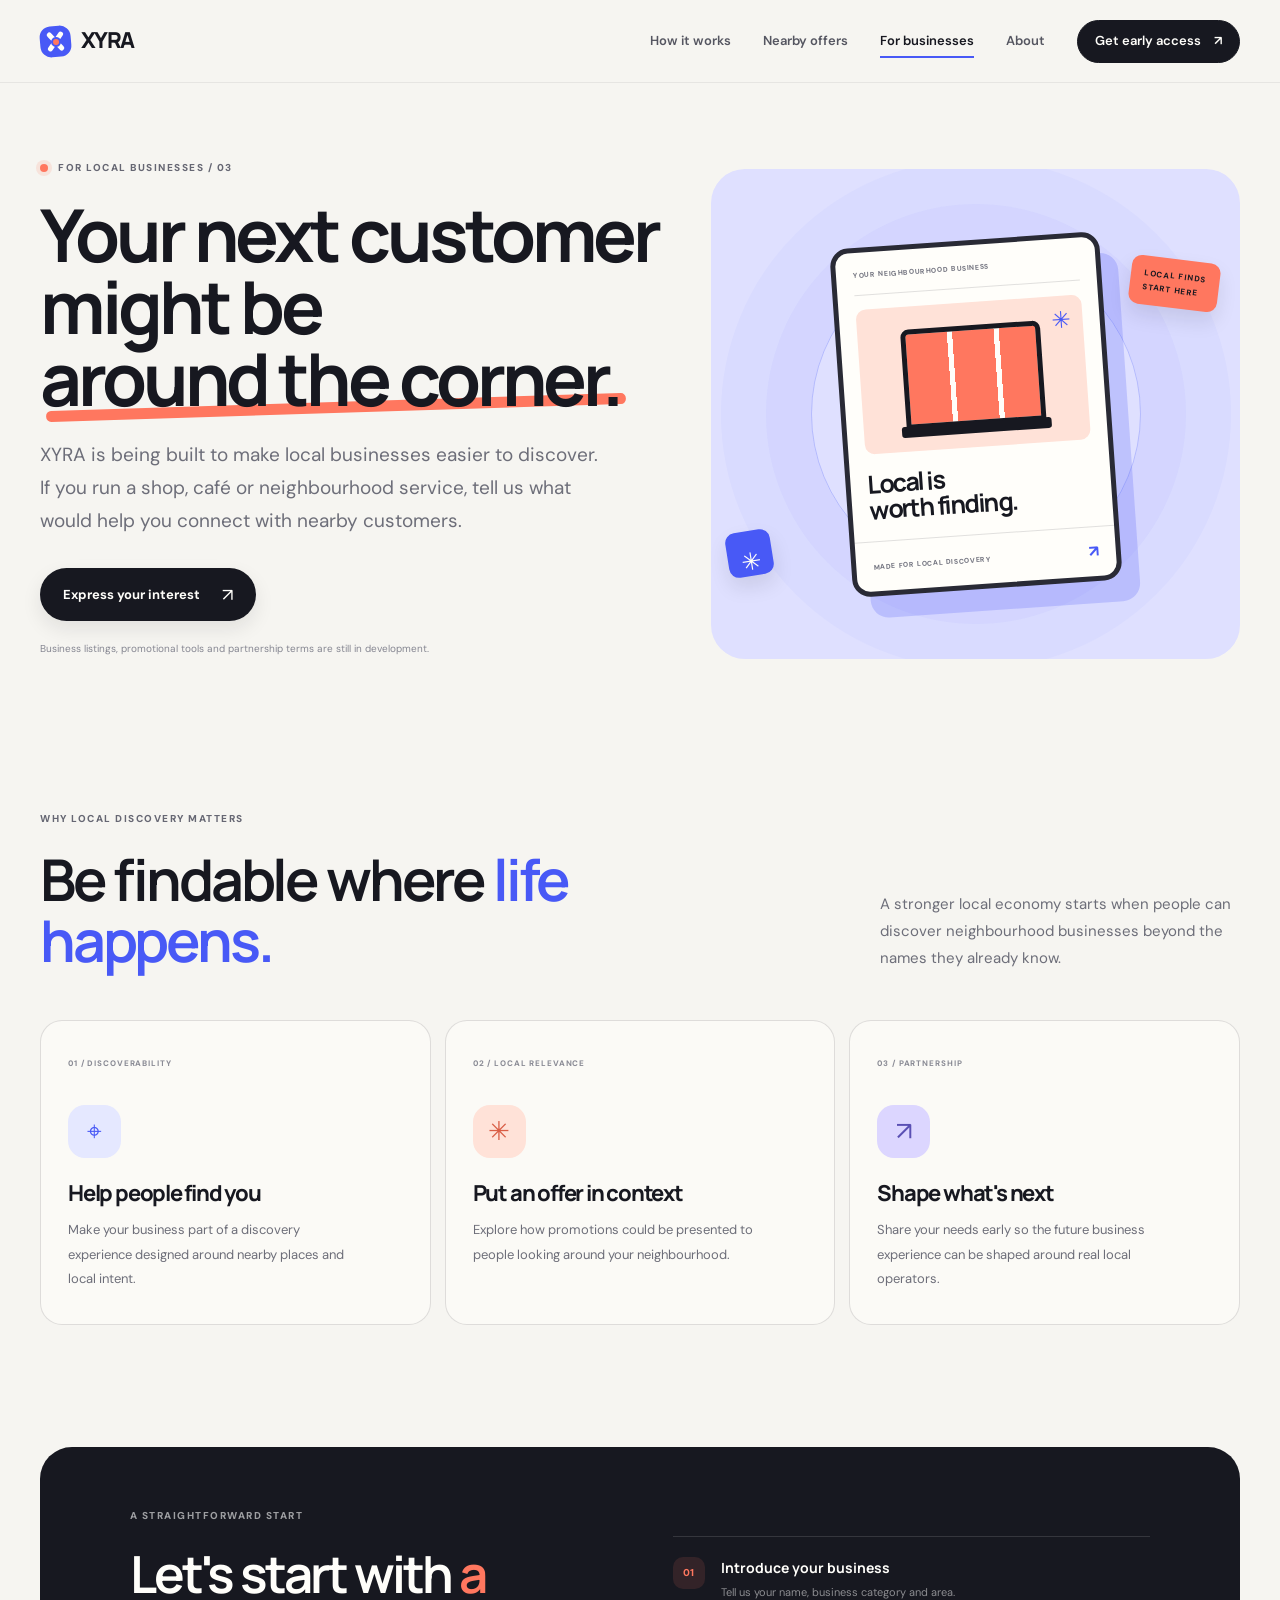
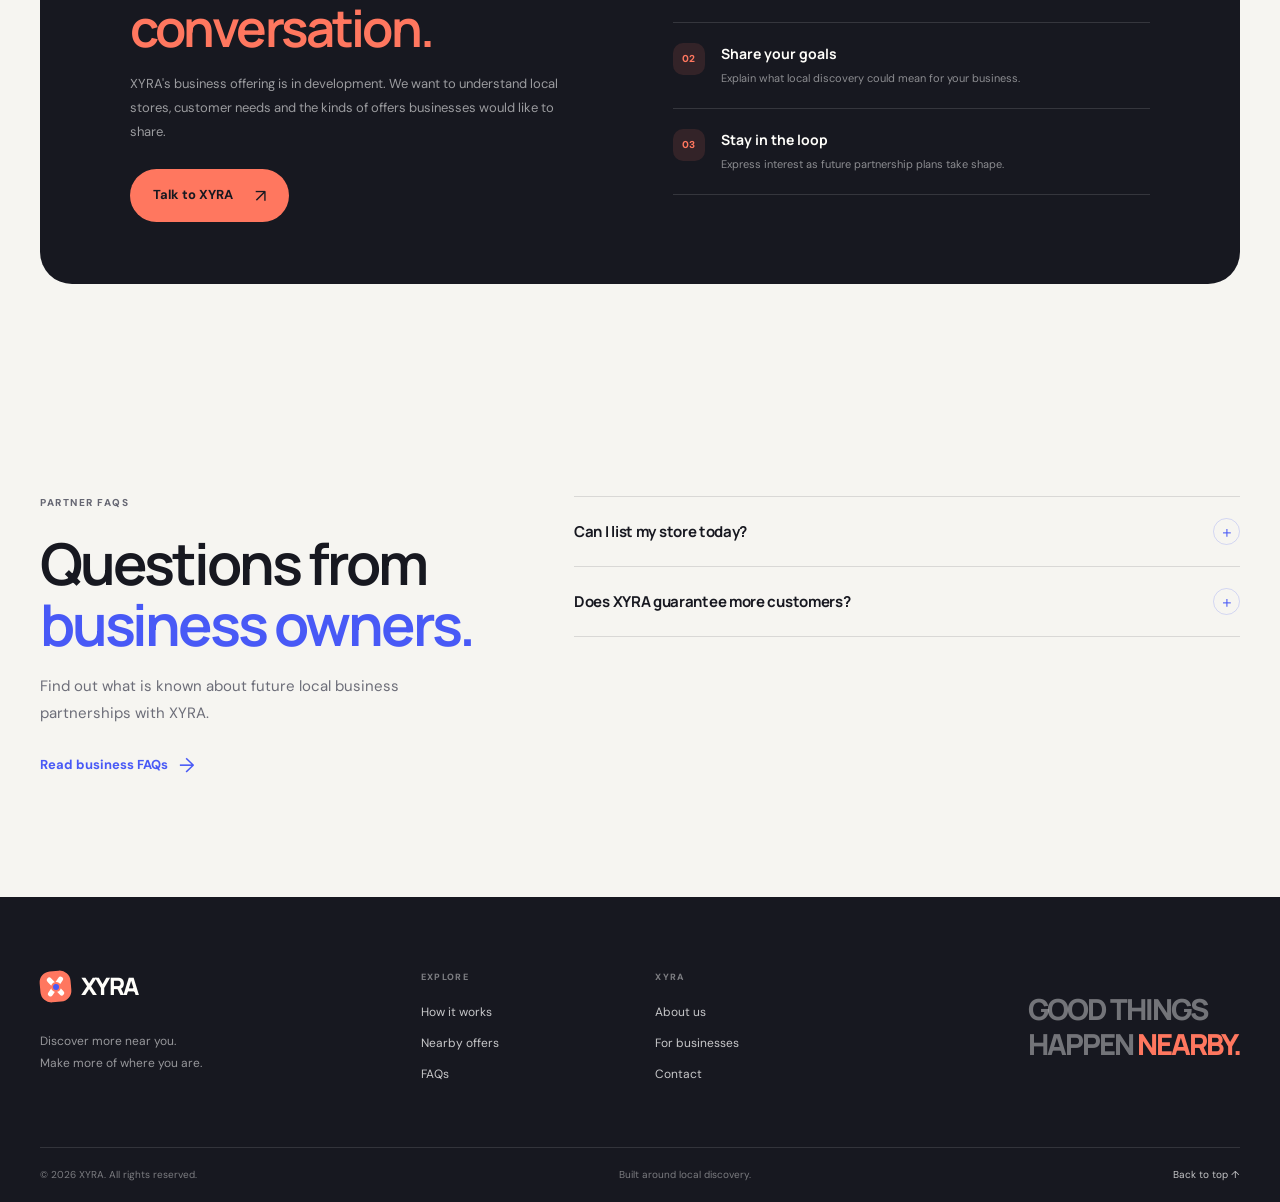
<file: for-businesses.html>
<!doctype html>
<html lang="en">
<head>
  <meta charset="utf-8">
  <meta name="viewport" content="width=device-width, initial-scale=1">
  <meta name="theme-color" content="#f6f5f1">

  <title>For Local Businesses | Get Discovered with XYRA</title>
  <meta name="description" content="Learn about XYRA's developing local discovery platform for shops, cafés and neighbourhood services. Contact us to express interest in future business partnerships.">
  <meta name="robots" content="index, follow, max-image-preview:large">

  <meta property="og:type" content="website">
  <meta property="og:site_name" content="XYRA">
  <meta property="og:title" content="For Local Businesses | Get Discovered with XYRA">
  <meta property="og:description" content="Explore how XYRA aims to connect nearby customers with neighbourhood businesses and local offers.">
  <meta property="og:locale" content="en_IN">

  <meta name="twitter:card" content="summary">
  <meta name="twitter:title" content="For Local Businesses | XYRA">
  <meta name="twitter:description" content="Express interest in future local business partnerships with XYRA.">

  <link rel="icon" href="assets/images/favicon.svg" type="image/svg+xml">
  <link rel="preconnect" href="https://fonts.googleapis.com">
  <link rel="preconnect" href="https://fonts.gstatic.com" crossorigin>
  <link href="https://fonts.googleapis.com/css2?family=DM+Sans:wght@400;500;600;700&amp;family=Manrope:wght@400;500;600;700;800&amp;display=swap" rel="stylesheet">
  <link rel="stylesheet" href="assets/css/styles.css">
  <script src="assets/js/main.js" defer></script>
</head>

<body>
  <a class="skip-link" href="#main">Skip to content</a>

  <header class="site-header">
    <div class="container nav-wrap">
      <a class="brand" href="index.html" aria-label="XYRA home">
        <span class="brand-mark" aria-hidden="true"><span></span></span>
        <span>XYRA</span>
      </a>

      <button class="menu-toggle" type="button"
        aria-expanded="false" aria-controls="primary-nav"
        aria-label="Open navigation" data-menu-toggle>
        <span></span><span></span><span></span>
        <span class="sr-only">Open navigation</span>
      </button>

      <nav class="primary-nav" id="primary-nav"
        aria-label="Main navigation" data-nav>
        <a href="how-it-works.html">How it works</a>
        <a href="nearby-offers.html">Nearby offers</a>
        <a href="for-businesses.html" aria-current="page">For businesses</a>
        <a href="about.html">About</a>
        <a class="nav-cta" href="contact.html">
          Get early access <span aria-hidden="true">↗</span>
        </a>
      </nav>
    </div>
  </header>

  <main id="main">
    <section class="page-hero section-pad business-page-hero">
      <div class="container page-hero-grid">
        <div class="reveal">
          <p class="eyebrow">
            <span class="eyebrow-dot"></span>
            FOR LOCAL BUSINESSES / 03
          </p>

          <h1>Your next customer might be <span class="accent-underline">around the corner.</span></h1>

          <p class="hero-lede">
            XYRA is being built to make local businesses easier
            to discover. If you run a shop, café or neighbourhood
            service, tell us what would help you connect with
            nearby customers.
          </p>

          <a class="button button-dark" href="contact.html">
            Express your interest <span aria-hidden="true">↗</span>
          </a>

          <p class="small-disclaimer">
            Business listings, promotional tools and partnership
            terms are still in development.
          </p>
        </div>

        <div class="page-hero-art reveal reveal-delay">
          <div class="shop-orbit"></div>

          <div class="shop-card-main">
            <span class="shop-card-top">YOUR NEIGHBOURHOOD BUSINESS</span>

            <div class="shop-window-illustration" aria-hidden="true">
              <span></span>
              <i>✳</i>
            </div>

            <strong>Local is<br>worth finding.</strong>

            <div class="shop-card-footer">
              <span>MADE FOR LOCAL DISCOVERY</span>
              <span aria-hidden="true">↗</span>
            </div>
          </div>

          <div class="shop-floating shop-floating-one">
            LOCAL FINDS<br>START HERE
          </div>

          <div class="shop-floating shop-floating-two" aria-hidden="true">
            ✳
          </div>
        </div>
      </div>
    </section>

    <section class="business-value-section section-pad">
      <div class="container section-heading-row">
        <div class="reveal">
          <p class="eyebrow">WHY LOCAL DISCOVERY MATTERS</p>
          <h2>Be findable where <em>life happens.</em></h2>
        </div>

        <p class="section-subtext reveal reveal-delay">
          A stronger local economy starts when people can
          discover neighbourhood businesses beyond the names
          they already know.
        </p>
      </div>

      <div class="container business-benefit-grid">
        <article class="business-benefit reveal">
          <span>01 / DISCOVERABILITY</span>
          <div class="benefit-icon benefit-blue" aria-hidden="true">⌖</div>
          <h3>Help people find you</h3>
          <p>
            Make your business part of a discovery experience
            designed around nearby places and local intent.
          </p>
        </article>

        <article class="business-benefit reveal reveal-delay">
          <span>02 / LOCAL RELEVANCE</span>
          <div class="benefit-icon benefit-coral" aria-hidden="true">✳</div>
          <h3>Put an offer in context</h3>
          <p>
            Explore how promotions could be presented to people
            looking around your neighbourhood.
          </p>
        </article>

        <article class="business-benefit reveal reveal-delay-2">
          <span>03 / PARTNERSHIP</span>
          <div class="benefit-icon benefit-lavender" aria-hidden="true">↗</div>
          <h3>Shape what's next</h3>
          <p>
            Share your needs early so the future business
            experience can be shaped around real local operators.
          </p>
        </article>
      </div>
    </section>

    <section class="business-steps-section section-pad">
      <div class="container business-steps-panel reveal">
        <div>
          <p class="eyebrow eyebrow-light">A STRAIGHTFORWARD START</p>
          <h2>Let's start with <em>a conversation.</em></h2>
          <p>
            XYRA's business offering is in development.
            We want to understand local stores, customer needs
            and the kinds of offers businesses would like to share.
          </p>
          <a class="button button-coral" href="contact.html">
            Talk to XYRA <span aria-hidden="true">↗</span>
          </a>
        </div>

        <div class="business-steps-list">
          <div>
            <span>01</span>
            <p>
              <strong>Introduce your business</strong>
              <small>Tell us your name, business category and area.</small>
            </p>
          </div>

          <div>
            <span>02</span>
            <p>
              <strong>Share your goals</strong>
              <small>Explain what local discovery could mean for your business.</small>
            </p>
          </div>

          <div>
            <span>03</span>
            <p>
              <strong>Stay in the loop</strong>
              <small>Express interest as future partnership plans take shape.</small>
            </p>
          </div>
        </div>
      </div>
    </section>

    <section class="faq-preview section-pad">
      <div class="container faq-preview-grid">
        <div class="reveal">
          <p class="eyebrow">PARTNER FAQS</p>
          <h2>Questions from <em>business owners.</em></h2>
          <p class="section-subtext">
            Find out what is known about future local business
            partnerships with XYRA.
          </p>
          <a class="text-link link-blue" href="faqs.html#businesses">
            Read business FAQs <span aria-hidden="true">→</span>
          </a>
        </div>

        <div class="faq-preview-list reveal reveal-delay">
          <details>
            <summary>Can I list my store today? <span>+</span></summary>
            <p>
              The business listing and offer-management service
              is still being developed. Contact XYRA to express
              interest; this website does not create a live listing.
            </p>
          </details>

          <details>
            <summary>Does XYRA guarantee more customers? <span>+</span></summary>
            <p>
              No sales or footfall results are guaranteed.
              The aim is to make neighbourhood businesses easier
              to discover.
            </p>
          </details>
        </div>
      </div>
    </section>
  </main>

  <footer class="site-footer">
    <div class="container footer-main">
      <div class="footer-brand-block">
        <a class="brand brand-footer" href="index.html">
          <span class="brand-mark" aria-hidden="true"><span></span></span>
          <span>XYRA</span>
        </a>
        <p>Discover more near you.<br>Make more of where you are.</p>
      </div>

      <div class="footer-col">
        <h2>Explore</h2>
        <a href="how-it-works.html">How it works</a>
        <a href="nearby-offers.html">Nearby offers</a>
        <a href="faqs.html">FAQs</a>
      </div>

      <div class="footer-col">
        <h2>XYRA</h2>
        <a href="about.html">About us</a>
        <a href="for-businesses.html" aria-current="page">For businesses</a>
        <a href="contact.html">Contact</a>
      </div>

      <div class="footer-phrase">GOOD THINGS<br>HAPPEN <em>NEARBY.</em></div>
    </div>

    <div class="container footer-bottom">
      <span>© <span data-current-year></span> XYRA. All rights reserved.</span>
      <span>Built around local discovery.</span>
      <a href="#main" class="back-top">Back to top ↑</a>
    </div>
  </footer>
</body>
</html>
</file>
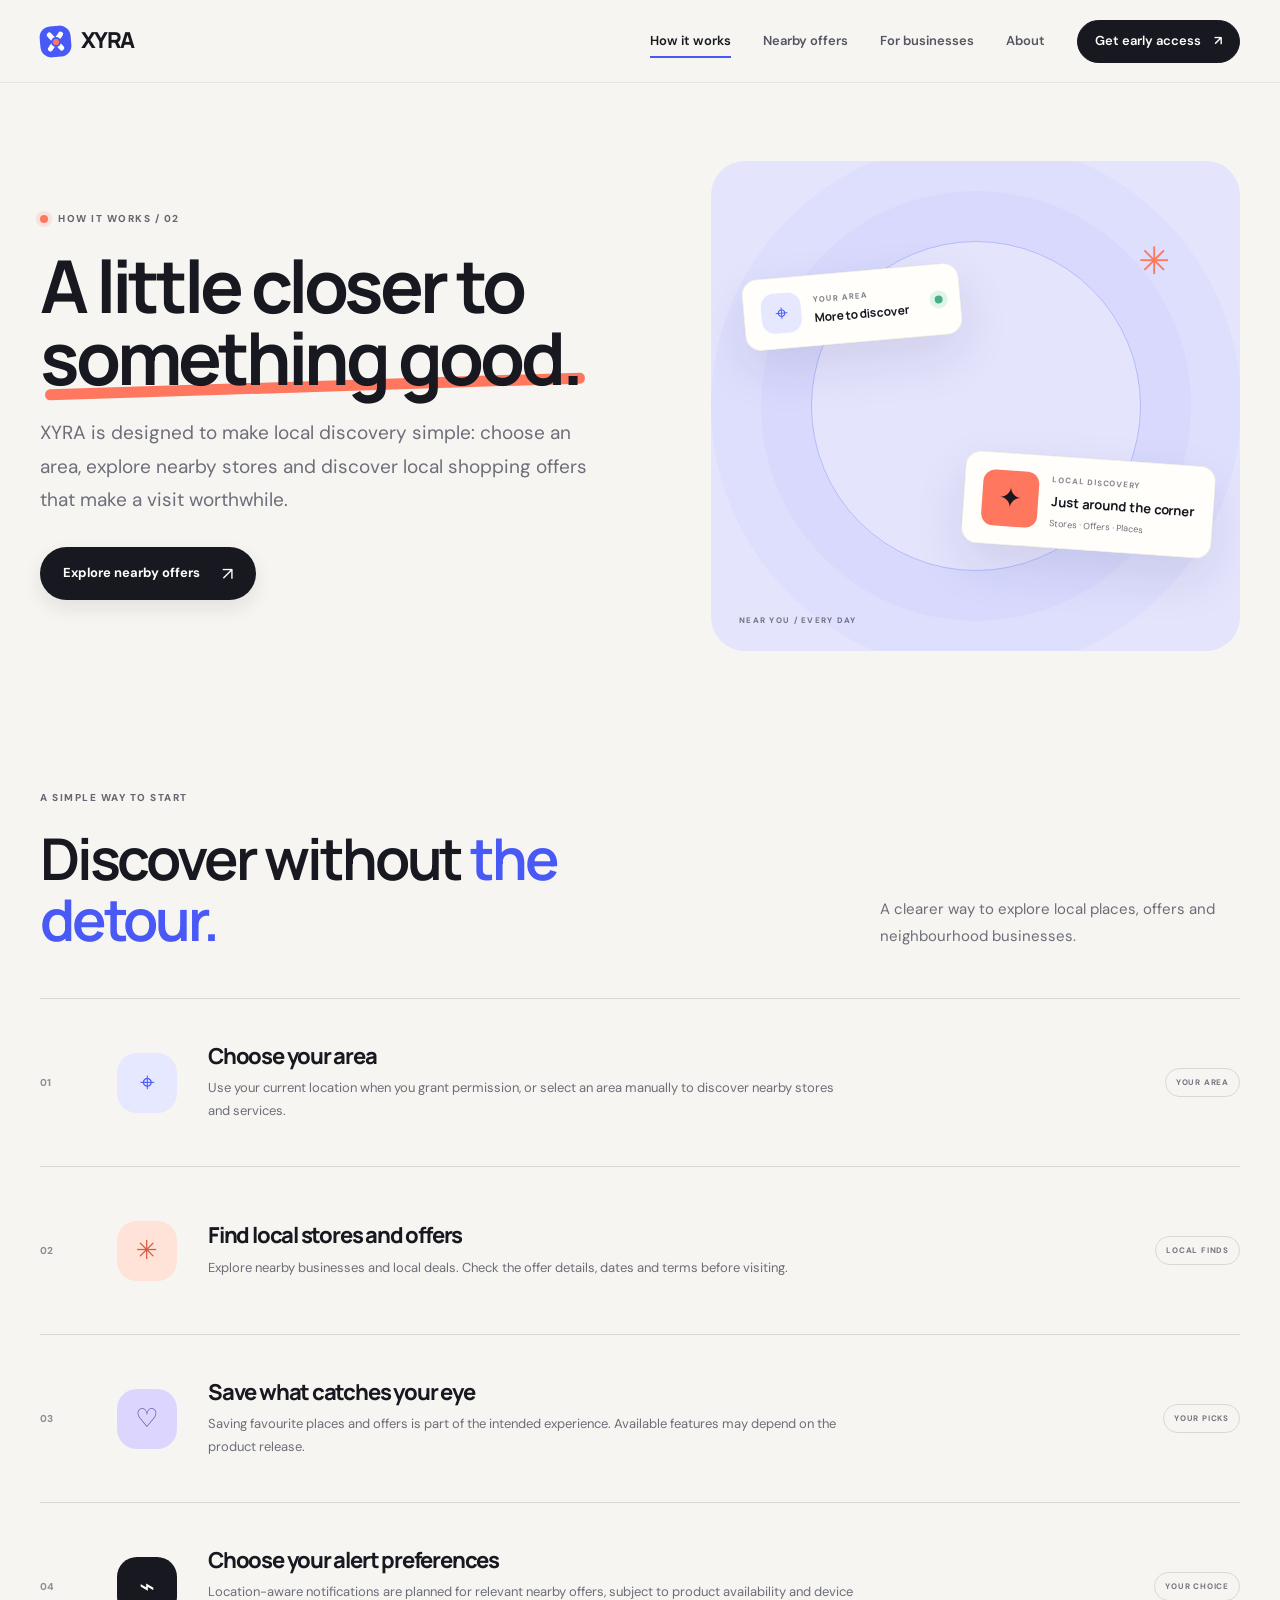
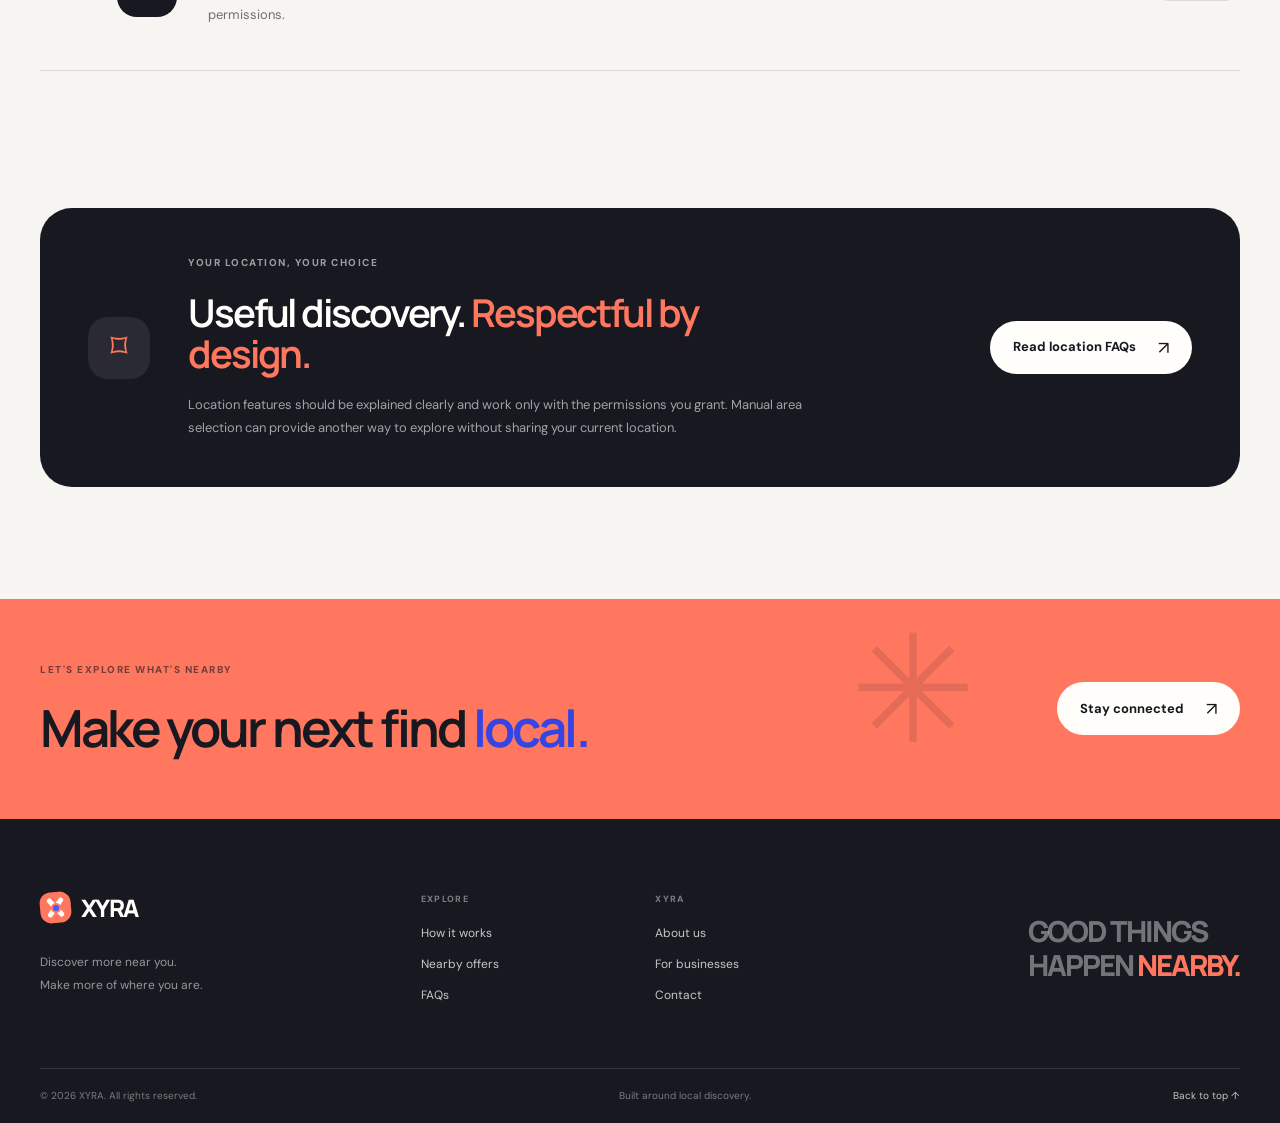
<file: how-it-works.html>
<!doctype html>
<html lang="en">
<head>
  <meta charset="utf-8">
  <meta name="viewport" content="width=device-width, initial-scale=1">
  <meta name="theme-color" content="#f6f5f1">

  <title>How XYRA Works | Nearby Stores &amp; Local Offers</title>
  <meta name="description" content="Learn how XYRA is designed to help you discover nearby stores, explore local shopping offers and find useful places around your neighbourhood.">
  <meta name="robots" content="index, follow, max-image-preview:large">

  <meta property="og:type" content="website">
  <meta property="og:site_name" content="XYRA">
  <meta property="og:title" content="How XYRA Works | Nearby Stores &amp; Local Offers">
  <meta property="og:description" content="Explore how XYRA is being designed for nearby store discovery, local offers and neighbourhood finds.">
  <meta property="og:locale" content="en_IN">

  <meta name="twitter:card" content="summary">
  <meta name="twitter:title" content="How XYRA Works | Nearby Stores &amp; Local Offers">
  <meta name="twitter:description" content="See how XYRA is designed to make local discovery easier.">

  <link rel="icon" href="assets/images/favicon.svg" type="image/svg+xml">
  <link rel="preconnect" href="https://fonts.googleapis.com">
  <link rel="preconnect" href="https://fonts.gstatic.com" crossorigin>
  <link href="https://fonts.googleapis.com/css2?family=DM+Sans:wght@400;500;600;700&amp;family=Manrope:wght@400;500;600;700;800&amp;display=swap" rel="stylesheet">
  <link rel="stylesheet" href="assets/css/styles.css">
  <script src="assets/js/main.js" defer></script>
</head>

<body>
  <a class="skip-link" href="#main">Skip to content</a>

  <header class="site-header">
    <div class="container nav-wrap">
      <a class="brand" href="index.html" aria-label="XYRA home">
        <span class="brand-mark" aria-hidden="true"><span></span></span>
        <span>XYRA</span>
      </a>

      <button class="menu-toggle" type="button"
        aria-expanded="false" aria-controls="primary-nav"
        aria-label="Open navigation" data-menu-toggle>
        <span></span><span></span><span></span>
        <span class="sr-only">Open navigation</span>
      </button>

      <nav class="primary-nav" id="primary-nav"
        aria-label="Main navigation" data-nav>
        <a href="how-it-works.html" aria-current="page">How it works</a>
        <a href="nearby-offers.html">Nearby offers</a>
        <a href="for-businesses.html">For businesses</a>
        <a href="about.html">About</a>
        <a class="nav-cta" href="contact.html">
          Get early access <span aria-hidden="true">↗</span>
        </a>
      </nav>
    </div>
  </header>

  <main id="main">
    <section class="page-hero section-pad">
      <div class="container page-hero-grid">
        <div class="reveal">
          <p class="eyebrow">
            <span class="eyebrow-dot"></span>
            HOW IT WORKS / 02
          </p>

          <h1>
            A little closer to
            <span class="accent-underline">something good.</span>
          </h1>

          <p class="hero-lede">
            XYRA is designed to make local discovery simple:
            choose an area, explore nearby stores and discover
            local shopping offers that make a visit worthwhile.
          </p>

          <a class="button button-dark" href="nearby-offers.html">
            Explore nearby offers <span aria-hidden="true">↗</span>
          </a>
        </div>

        <div class="page-hero-art how-art reveal reveal-delay"
          aria-label="Illustration of nearby places and offers">
          <div class="how-art-ring"></div>
          <div class="how-art-cross" aria-hidden="true">✳</div>

          <div class="how-location-card">
            <span class="how-location-icon" aria-hidden="true">⌖</span>
            <div>
              <small>YOUR AREA</small>
              <strong>More to discover</strong>
            </div>
            <span class="live-dot" aria-hidden="true"></span>
          </div>

          <div class="how-offer-card">
            <span class="offer-card-symbol" aria-hidden="true">✦</span>
            <div>
              <small>LOCAL DISCOVERY</small>
              <strong>Just around the corner</strong>
              <p>Stores · Offers · Places</p>
            </div>
          </div>

          <div class="how-coordinates">NEAR YOU / EVERY DAY</div>
        </div>
      </div>
    </section>

    <section class="how-principles section-pad">
      <div class="container section-heading-row">
        <div class="reveal">
          <p class="eyebrow">A SIMPLE WAY TO START</p>
          <h2>Discover without <em>the detour.</em></h2>
        </div>

        <p class="section-subtext reveal reveal-delay">
          A clearer way to explore local places, offers and
          neighbourhood businesses.
        </p>
      </div>

      <div class="container process-list">
        <article class="process-row reveal">
          <span class="process-num">01</span>
          <div class="process-symbol symbol-blue" aria-hidden="true">⌖</div>
          <div class="process-copy">
            <h3>Choose your area</h3>
            <p>
              Use your current location when you grant permission,
              or select an area manually to discover nearby stores
              and services.
            </p>
          </div>
          <span class="process-tag">YOUR AREA</span>
        </article>

        <article class="process-row reveal">
          <span class="process-num">02</span>
          <div class="process-symbol symbol-coral" aria-hidden="true">✳</div>
          <div class="process-copy">
            <h3>Find local stores and offers</h3>
            <p>
              Explore nearby businesses and local deals. Check
              the offer details, dates and terms before visiting.
            </p>
          </div>
          <span class="process-tag">LOCAL FINDS</span>
        </article>

        <article class="process-row reveal">
          <span class="process-num">03</span>
          <div class="process-symbol symbol-lavender" aria-hidden="true">♡</div>
          <div class="process-copy">
            <h3>Save what catches your eye</h3>
            <p>
              Saving favourite places and offers is part of
              the intended experience. Available features may
              depend on the product release.
            </p>
          </div>
          <span class="process-tag">YOUR PICKS</span>
        </article>

        <article class="process-row reveal">
          <span class="process-num">04</span>
          <div class="process-symbol symbol-dark" aria-hidden="true">⌁</div>
          <div class="process-copy">
            <h3>Choose your alert preferences</h3>
            <p>
              Location-aware notifications are planned for
              relevant nearby offers, subject to product
              availability and device permissions.
            </p>
          </div>
          <span class="process-tag">YOUR CHOICE</span>
        </article>
      </div>
    </section>

    <section class="privacy-section section-pad">
      <div class="container privacy-panel reveal">
        <div class="privacy-symbol" aria-hidden="true">⌑</div>

        <div>
          <p class="eyebrow eyebrow-light">YOUR LOCATION, YOUR CHOICE</p>
          <h2>Useful discovery. <em>Respectful by design.</em></h2>
          <p>
            Location features should be explained clearly and
            work only with the permissions you grant. Manual
            area selection can provide another way to explore
            without sharing your current location.
          </p>
        </div>

        <a class="button button-light" href="faqs.html#location">
          Read location FAQs <span aria-hidden="true">↗</span>
        </a>
      </div>
    </section>

    <section class="final-cta-section">
      <div class="container final-cta reveal">
        <div>
          <p class="eyebrow eyebrow-light">LET'S EXPLORE WHAT'S NEARBY</p>
          <h2>Make your next find <em>local.</em></h2>
        </div>

        <a class="button button-light" href="contact.html">
          Stay connected <span aria-hidden="true">↗</span>
        </a>

        <span class="cta-star" aria-hidden="true">✳</span>
      </div>
    </section>
  </main>

  <footer class="site-footer">
    <div class="container footer-main">
      <div class="footer-brand-block">
        <a class="brand brand-footer" href="index.html">
          <span class="brand-mark" aria-hidden="true"><span></span></span>
          <span>XYRA</span>
        </a>
        <p>Discover more near you.<br>Make more of where you are.</p>
      </div>

      <div class="footer-col">
        <h2>Explore</h2>
        <a href="how-it-works.html" aria-current="page">How it works</a>
        <a href="nearby-offers.html">Nearby offers</a>
        <a href="faqs.html">FAQs</a>
      </div>

      <div class="footer-col">
        <h2>XYRA</h2>
        <a href="about.html">About us</a>
        <a href="for-businesses.html">For businesses</a>
        <a href="contact.html">Contact</a>
      </div>

      <div class="footer-phrase">GOOD THINGS<br>HAPPEN <em>NEARBY.</em></div>
    </div>

    <div class="container footer-bottom">
      <span>© <span data-current-year></span> XYRA. All rights reserved.</span>
      <span>Built around local discovery.</span>
      <a href="#main" class="back-top">Back to top ↑</a>
    </div>
  </footer>
</body>
</html>
</file>
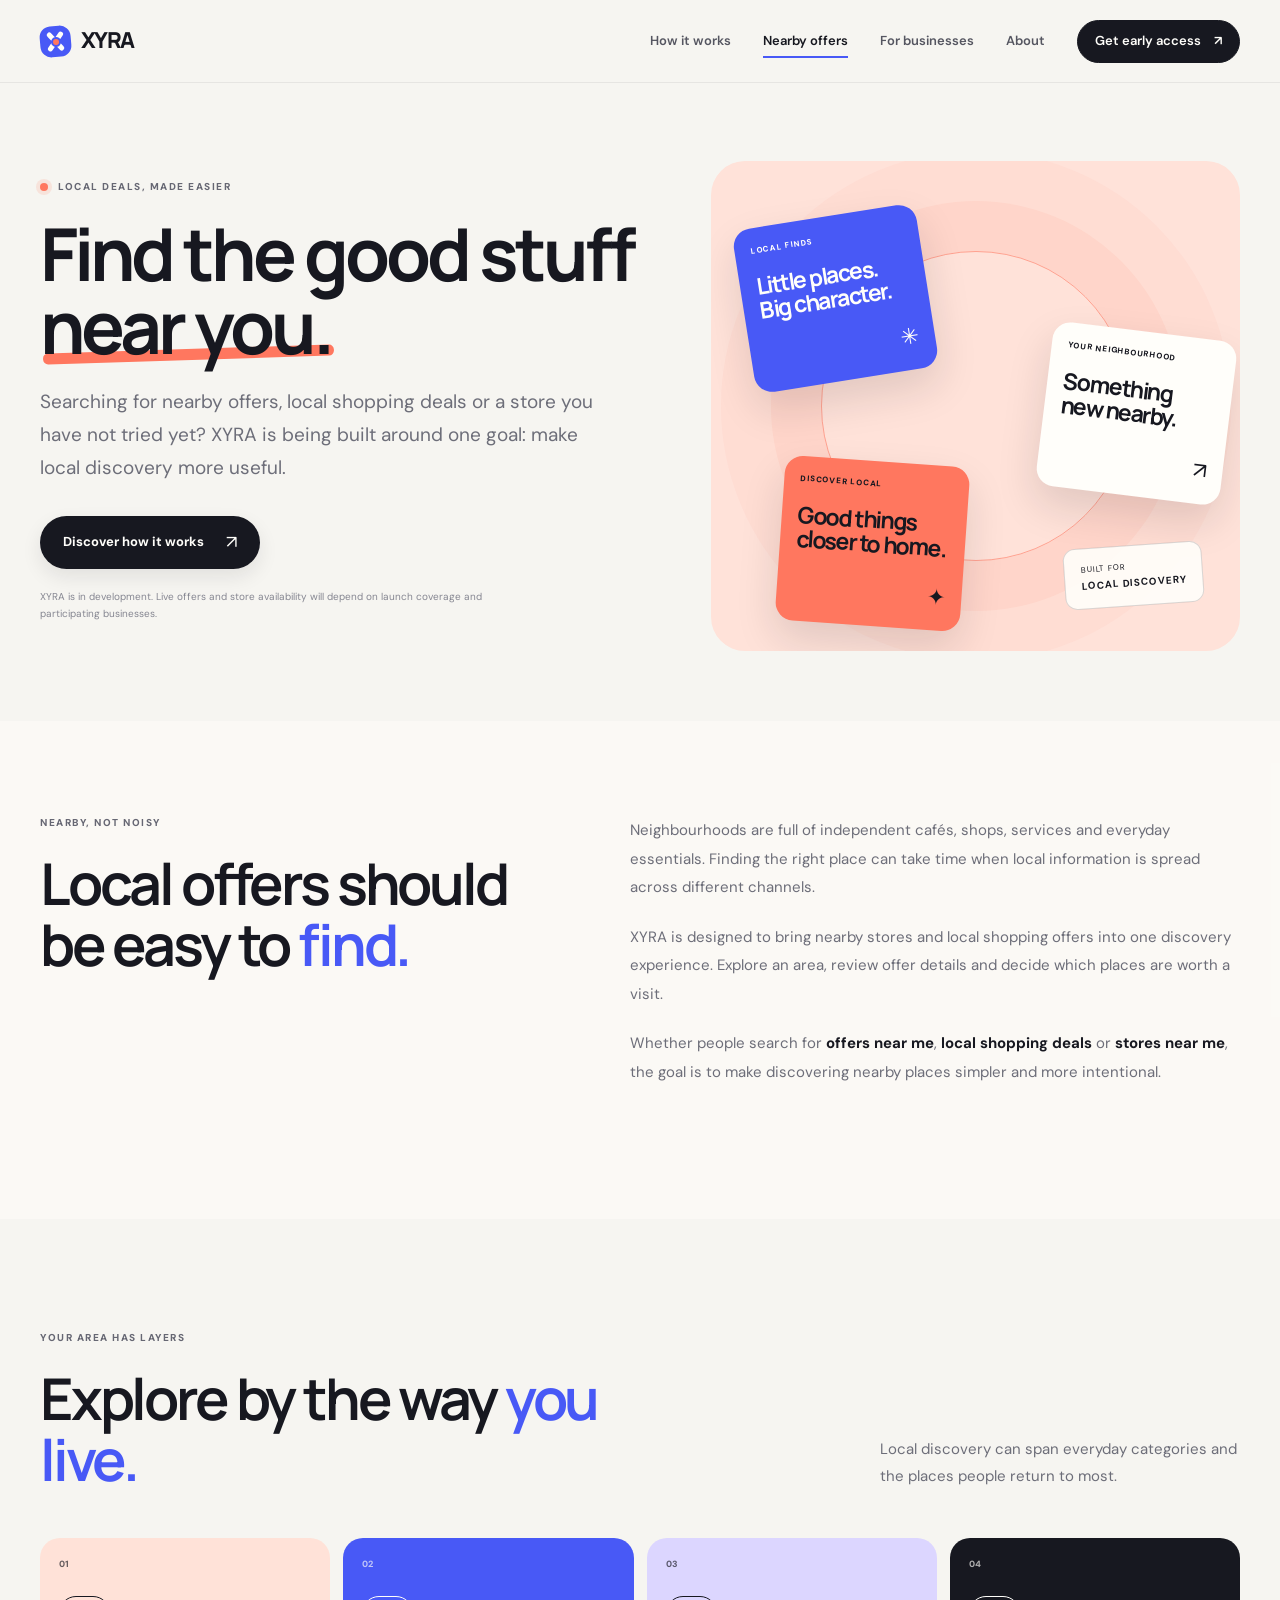
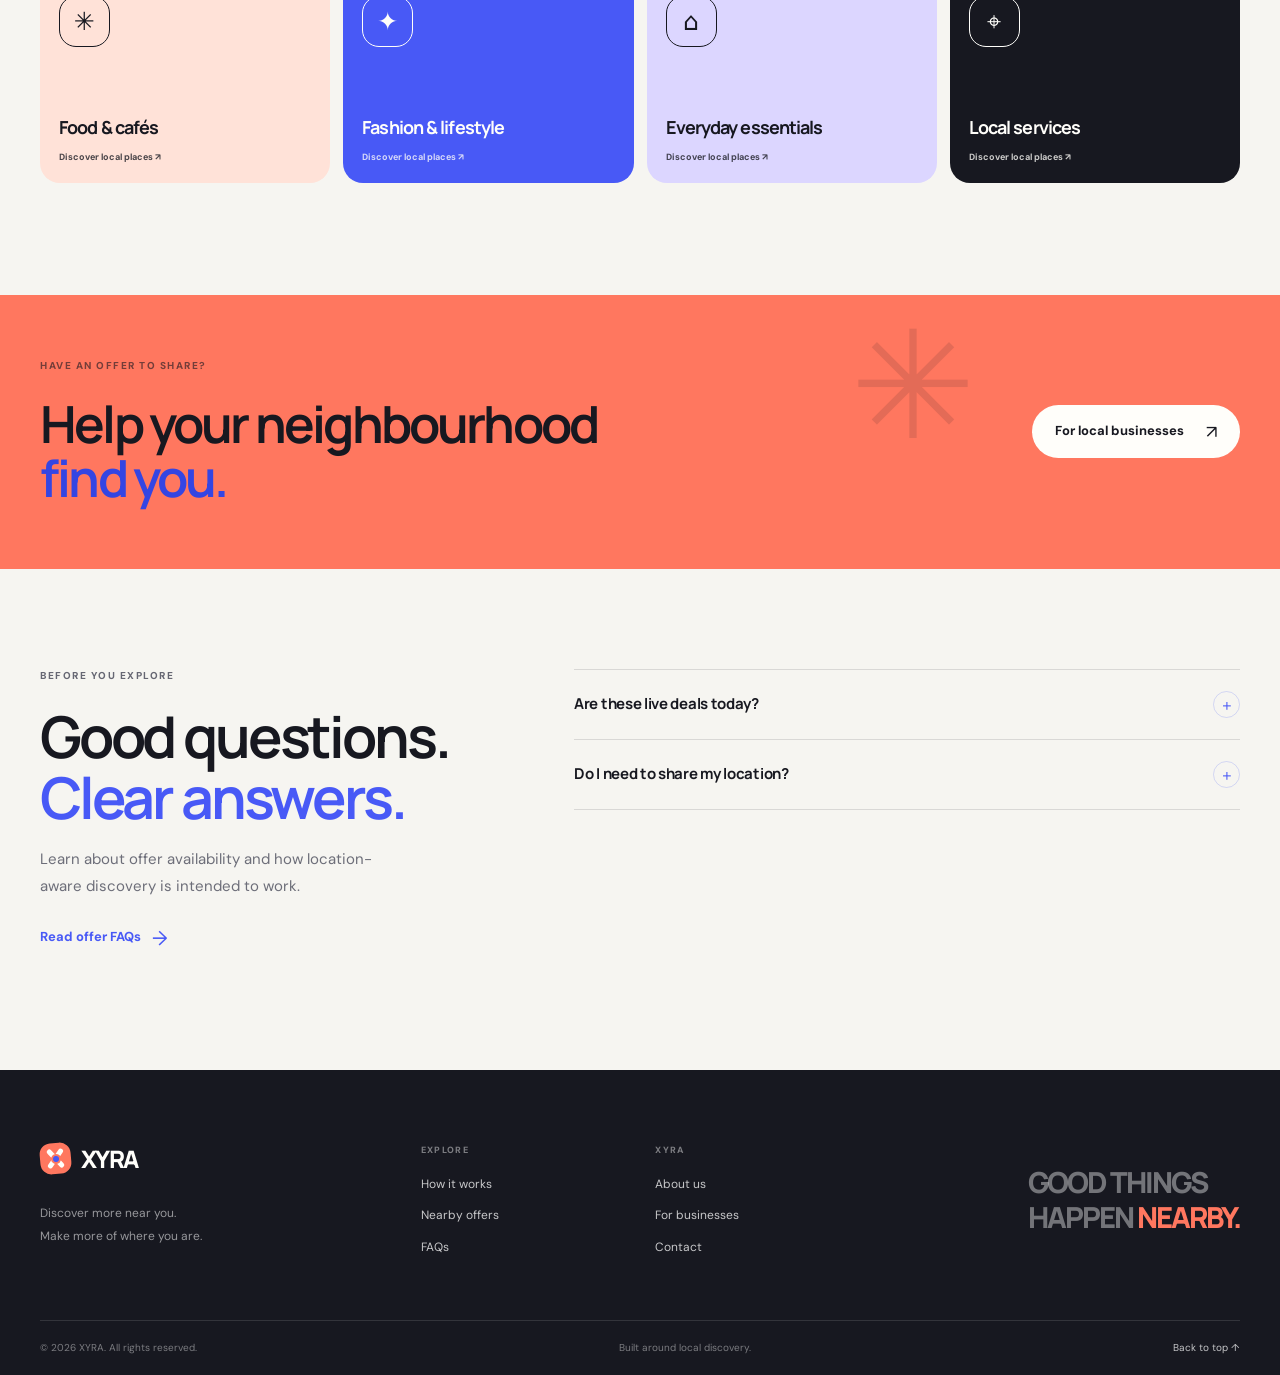
<file: nearby-offers.html>
<!doctype html>
<html lang="en">
<head>
  <meta charset="utf-8">
  <meta name="viewport" content="width=device-width, initial-scale=1">
  <meta name="theme-color" content="#f6f5f1">

  <title>Nearby Offers &amp; Local Deals | XYRA</title>
  <meta name="description" content="Discover the XYRA approach to nearby offers, local shopping deals and stores near you. Explore neighbourhood businesses and local finds in one place.">
  <meta name="robots" content="index, follow, max-image-preview:large">

  <meta property="og:type" content="website">
  <meta property="og:site_name" content="XYRA">
  <meta property="og:title" content="Nearby Offers &amp; Local Deals | XYRA">
  <meta property="og:description" content="Explore how XYRA is being designed for nearby stores, local shopping deals and neighbourhood discovery.">
  <meta property="og:locale" content="en_IN">

  <meta name="twitter:card" content="summary">
  <meta name="twitter:title" content="Nearby Offers &amp; Local Deals | XYRA">
  <meta name="twitter:description" content="Explore nearby stores and the idea behind local offers with XYRA.">

  <link rel="icon" href="assets/images/favicon.svg" type="image/svg+xml">
  <link rel="preconnect" href="https://fonts.googleapis.com">
  <link rel="preconnect" href="https://fonts.gstatic.com" crossorigin>
  <link href="https://fonts.googleapis.com/css2?family=DM+Sans:wght@400;500;600;700&amp;family=Manrope:wght@400;500;600;700;800&amp;display=swap" rel="stylesheet">
  <link rel="stylesheet" href="assets/css/styles.css">
  <script src="assets/js/main.js" defer></script>
</head>

<body>
  <a class="skip-link" href="#main">Skip to content</a>

  <header class="site-header">
    <div class="container nav-wrap">
      <a class="brand" href="index.html" aria-label="XYRA home">
        <span class="brand-mark" aria-hidden="true"><span></span></span>
        <span>XYRA</span>
      </a>

      <button class="menu-toggle" type="button"
        aria-expanded="false" aria-controls="primary-nav"
        aria-label="Open navigation" data-menu-toggle>
        <span></span><span></span><span></span>
        <span class="sr-only">Open navigation</span>
      </button>

      <nav class="primary-nav" id="primary-nav"
        aria-label="Main navigation" data-nav>
        <a href="how-it-works.html">How it works</a>
        <a href="nearby-offers.html" aria-current="page">Nearby offers</a>
        <a href="for-businesses.html">For businesses</a>
        <a href="about.html">About</a>
        <a class="nav-cta" href="contact.html">
          Get early access <span aria-hidden="true">↗</span>
        </a>
      </nav>
    </div>
  </header>

  <main id="main">
    <section class="page-hero section-pad">
      <div class="container page-hero-grid">
        <div class="reveal">
          <p class="eyebrow">
            <span class="eyebrow-dot"></span>
            LOCAL DEALS, MADE EASIER
          </p>

          <h1>Find the good stuff <span class="accent-underline">near you.</span></h1>

          <p class="hero-lede">
            Searching for nearby offers, local shopping deals or
            a store you have not tried yet? XYRA is being built
            around one goal: make local discovery more useful.
          </p>

          <a class="button button-dark" href="how-it-works.html">
            Discover how it works <span aria-hidden="true">↗</span>
          </a>

          <p class="small-disclaimer">
            XYRA is in development. Live offers and store
            availability will depend on launch coverage and
            participating businesses.
          </p>
        </div>

        <div class="page-hero-art deals-art reveal reveal-delay"
          aria-label="Illustration of local shopping offers">
          <div class="deals-circle"></div>

          <div class="deal-tile tile-one">
            <span>LOCAL FINDS</span>
            <strong>Little places.<br>Big character.</strong>
            <i aria-hidden="true">✳</i>
          </div>

          <div class="deal-tile tile-two">
            <span>YOUR NEIGHBOURHOOD</span>
            <strong>Something<br>new nearby.</strong>
            <i aria-hidden="true">↗</i>
          </div>

          <div class="deal-tile tile-three">
            <span>DISCOVER LOCAL</span>
            <strong>Good things<br>closer to home.</strong>
            <i aria-hidden="true">✦</i>
          </div>

          <div class="deals-tag">
            BUILT FOR<br>
            <strong>LOCAL DISCOVERY</strong>
          </div>
        </div>
      </div>
    </section>

    <section class="keyword-content section-pad">
      <div class="container keyword-layout">
        <div class="reveal">
          <p class="eyebrow">NEARBY, NOT NOISY</p>
          <h2>Local offers should be easy to <em>find.</em></h2>
        </div>

        <div class="keyword-copy reveal reveal-delay">
          <p>
            Neighbourhoods are full of independent cafés, shops,
            services and everyday essentials. Finding the right
            place can take time when local information is spread
            across different channels.
          </p>

          <p>
            XYRA is designed to bring nearby stores and local
            shopping offers into one discovery experience.
            Explore an area, review offer details and decide
            which places are worth a visit.
          </p>

          <p>
            Whether people search for <strong>offers near me</strong>,
            <strong>local shopping deals</strong> or
            <strong>stores near me</strong>, the goal is to make
            discovering nearby places simpler and more intentional.
          </p>
        </div>
      </div>
    </section>

    <section class="section-pad">
      <div class="container section-heading-row">
        <div class="reveal">
          <p class="eyebrow">YOUR AREA HAS LAYERS</p>
          <h2>Explore by the way <em>you live.</em></h2>
        </div>

        <p class="section-subtext reveal reveal-delay">
          Local discovery can span everyday categories and the
          places people return to most.
        </p>
      </div>

      <div class="container category-grid">
        <a class="category-tile category-food reveal"
          href="how-it-works.html" aria-label="Learn about discovering local food and cafés">
          <span class="category-number">01</span>
          <span class="category-symbol" aria-hidden="true">✳</span>
          <strong>Food &amp; cafés</strong>
          <span class="category-link">Discover local places ↗</span>
        </a>

        <a class="category-tile category-style reveal reveal-delay"
          href="how-it-works.html" aria-label="Learn about discovering fashion and lifestyle stores">
          <span class="category-number">02</span>
          <span class="category-symbol" aria-hidden="true">✦</span>
          <strong>Fashion &amp; lifestyle</strong>
          <span class="category-link">Discover local places ↗</span>
        </a>

        <a class="category-tile category-everyday reveal reveal-delay-2"
          href="how-it-works.html" aria-label="Learn about discovering everyday essentials">
          <span class="category-number">03</span>
          <span class="category-symbol" aria-hidden="true">⌂</span>
          <strong>Everyday essentials</strong>
          <span class="category-link">Discover local places ↗</span>
        </a>

        <a class="category-tile category-services reveal"
          href="how-it-works.html" aria-label="Learn about discovering local services">
          <span class="category-number">04</span>
          <span class="category-symbol" aria-hidden="true">⌖</span>
          <strong>Local services</strong>
          <span class="category-link">Discover local places ↗</span>
        </a>
      </div>
    </section>

    <section class="final-cta-section">
      <div class="container final-cta reveal">
        <div>
          <p class="eyebrow eyebrow-light">HAVE AN OFFER TO SHARE?</p>
          <h2>Help your neighbourhood <em>find you.</em></h2>
        </div>

        <a class="button button-light" href="for-businesses.html">
          For local businesses <span aria-hidden="true">↗</span>
        </a>

        <span class="cta-star" aria-hidden="true">✳</span>
      </div>
    </section>

    <section class="faq-preview section-pad">
      <div class="container faq-preview-grid">
        <div class="reveal">
          <p class="eyebrow">BEFORE YOU EXPLORE</p>
          <h2>Good questions. <em>Clear answers.</em></h2>
          <p class="section-subtext">
            Learn about offer availability and how location-aware
            discovery is intended to work.
          </p>
          <a class="text-link link-blue" href="faqs.html#offers">
            Read offer FAQs <span aria-hidden="true">→</span>
          </a>
        </div>

        <div class="faq-preview-list reveal reveal-delay">
          <details>
            <summary>Are these live deals today? <span>+</span></summary>
            <p>
              This website currently introduces the XYRA concept.
              Live offers will depend on product launch, participating
              businesses and coverage in your area.
            </p>
          </details>

          <details>
            <summary>Do I need to share my location? <span>+</span></summary>
            <p>
              Location can support nearby results. Manual area
              selection is also part of the intended discovery
              experience.
            </p>
          </details>
        </div>
      </div>
    </section>
  </main>

  <footer class="site-footer">
    <div class="container footer-main">
      <div class="footer-brand-block">
        <a class="brand brand-footer" href="index.html">
          <span class="brand-mark" aria-hidden="true"><span></span></span>
          <span>XYRA</span>
        </a>
        <p>Discover more near you.<br>Make more of where you are.</p>
      </div>

      <div class="footer-col">
        <h2>Explore</h2>
        <a href="how-it-works.html">How it works</a>
        <a href="nearby-offers.html" aria-current="page">Nearby offers</a>
        <a href="faqs.html">FAQs</a>
      </div>

      <div class="footer-col">
        <h2>XYRA</h2>
        <a href="about.html">About us</a>
        <a href="for-businesses.html">For businesses</a>
        <a href="contact.html">Contact</a>
      </div>

      <div class="footer-phrase">GOOD THINGS<br>HAPPEN <em>NEARBY.</em></div>
    </div>

    <div class="container footer-bottom">
      <span>© <span data-current-year></span> XYRA. All rights reserved.</span>
      <span>Built around local discovery.</span>
      <a href="#main" class="back-top">Back to top ↑</a>
    </div>
  </footer>
</body>
</html>
</file>
<file: assets/css/styles.css>
:root {
  --paper: #f6f5f1;
  --paper-deep: #eeede7;
  --white: #fffefa;
  --ink: #171820;
  --ink-soft: #30313c;
  --muted: #6d6e79;
  --line: rgba(23, 24, 32, .13);
  --blue: #4859f6;
  --blue-dark: #3445e3;
  --blue-soft: #e5e8ff;
  --coral: #ff775f;
  --coral-soft: #ffe2d8;
  --lavender: #dcd6ff;
  --mint: #bcebdc;
  --dark: #171820;
  --dark-panel: #20212a;
  --font-display: 'Manrope', 'Avenir Next', Avenir, sans-serif;
  --font-body: 'DM Sans', Inter, system-ui, sans-serif;
  --container: 1200px;
  --radius-sm: 12px;
  --radius-md: 22px;
  --radius-lg: 32px;
  --shadow-soft: 0 24px 80px rgba(20, 22, 36, .09);
}

* {
  box-sizing: border-box;
}

html {
  scroll-behavior: smooth;
  scroll-padding-top: 105px;
}

body {
  margin: 0;
  background: var(--paper);
  color: var(--ink);
  font-family: var(--font-body);
  font-size: 16px;
  line-height: 1.6;
  -webkit-font-smoothing: antialiased;
}

body.menu-is-open {
  overflow: hidden;
}

img,
svg {
  max-width: 100%;
}

a {
  color: inherit;
  text-decoration: none;
}

button,
input,
select,
textarea {
  font: inherit;
}

button,
a,
input,
select,
textarea {
  -webkit-tap-highlight-color: transparent;
}

button:focus-visible,
a:focus-visible,
input:focus-visible,
select:focus-visible,
textarea:focus-visible {
  outline: 3px solid rgba(72, 89, 246, .5);
  outline-offset: 4px;
}

::selection {
  color: var(--ink);
  background: var(--lavender);
}

.container {
  width: min(var(--container), calc(100% - 56px));
  margin-inline: auto;
}

.section-pad {
  padding-block: 112px;
}

.sr-only {
  position: absolute;
  width: 1px;
  height: 1px;
  padding: 0;
  margin: -1px;
  overflow: hidden;
  clip: rect(0, 0, 0, 0);
  white-space: nowrap;
  border: 0;
}

.skip-link {
  position: fixed;
  z-index: 999;
  top: 12px;
  left: 12px;
  padding: 10px 16px;
  transform: translateY(-160%);
  background: var(--ink);
  color: var(--white);
  border-radius: 10px;
}

.skip-link:focus {
  transform: translateY(0);
}

/* Header and navigation */
.site-header {
  position: sticky;
  z-index: 100;
  top: 0;
  background: rgba(246, 245, 241, .88);
  border-bottom: 1px solid rgba(23, 24, 32, .07);
  backdrop-filter: blur(18px);
  -webkit-backdrop-filter: blur(18px);
}

.nav-wrap {
  min-height: 82px;
  display: flex;
  align-items: center;
  justify-content: space-between;
  gap: 28px;
}

.brand {
  display: inline-flex;
  align-items: center;
  gap: 10px;
  color: var(--ink);
  font-family: var(--font-display);
  font-size: 22px;
  font-weight: 800;
  letter-spacing: -.07em;
  flex: 0 0 auto;
}

.brand-mark {
  position: relative;
  display: inline-grid;
  place-items: center;
  width: 31px;
  height: 31px;
  border-radius: 11px;
  background: var(--blue);
  overflow: hidden;
  transform: rotate(-5deg);
}

.brand-mark::before,
.brand-mark::after,
.brand-mark span {
  position: absolute;
  content: '';
  display: block;
  background: var(--white);
  border-radius: 4px;
}

.brand-mark::before {
  width: 5px;
  height: 23px;
  transform: rotate(39deg);
}

.brand-mark::after {
  width: 5px;
  height: 23px;
  transform: rotate(-39deg);
}

.brand-mark span {
  z-index: 2;
  width: 6px;
  height: 6px;
  border-radius: 50%;
  background: var(--coral);
  box-shadow: 0 0 0 2px var(--blue);
}

.primary-nav {
  display: flex;
  align-items: center;
  gap: clamp(20px, 2.5vw, 36px);
}

.primary-nav a {
  position: relative;
  color: #555661;
  font-size: 13px;
  font-weight: 600;
  transition: color .2s ease;
}

.primary-nav a:not(.nav-cta)::after {
  position: absolute;
  content: '';
  left: 0;
  right: 100%;
  bottom: -7px;
  height: 2px;
  background: var(--blue);
  transition: right .2s ease;
}

.primary-nav a:hover,
.primary-nav a[aria-current="page"] {
  color: var(--ink);
}

.primary-nav a:hover::after,
.primary-nav a[aria-current="page"]::after {
  right: 0;
}

.primary-nav .nav-cta {
  display: inline-flex;
  align-items: center;
  gap: 13px;
  min-height: 43px;
  padding: 0 17px;
  color: var(--white);
  background: var(--ink);
  border: 1px solid var(--ink);
  border-radius: 999px;
  transition: background .2s, transform .2s;
}

.primary-nav .nav-cta:hover {
  color: var(--white);
  background: var(--blue);
  border-color: var(--blue);
  transform: translateY(-2px);
}

.primary-nav .nav-cta::after {
  display: none;
}

.menu-toggle {
  display: none;
}

/* Typography and reusable buttons */
.eyebrow {
  display: flex;
  align-items: center;
  gap: 10px;
  margin: 0 0 23px;
  color: #666773;
  font-size: 10px;
  line-height: 1.4;
  font-weight: 800;
  letter-spacing: .15em;
  text-transform: uppercase;
}

.eyebrow-dot {
  display: inline-block;
  width: 8px;
  height: 8px;
  flex: 0 0 8px;
  border-radius: 50%;
  background: var(--coral);
  box-shadow: 0 0 0 4px rgba(255, 119, 95, .15);
}

.eyebrow-light {
  color: rgba(255,255,255,.58);
}

h1,
h2,
h3,
p {
  margin-top: 0;
}

h1,
h2,
h3 {
  font-family: var(--font-display);
  letter-spacing: -.055em;
}

h1 {
  max-width: 750px;
  margin-bottom: 23px;
  font-size: clamp(3.35rem, 6.5vw, 6.6rem);
  font-weight: 700;
  line-height: .99;
}

h2 {
  margin-bottom: 18px;
  font-size: clamp(2.4rem, 4.5vw, 4.4rem);
  font-weight: 650;
  line-height: 1.06;
}

h3 {
  margin-bottom: 12px;
  font-size: 22px;
  line-height: 1.2;
  font-weight: 750;
}

h1 em,
h2 em,
.manifesto-copy h2 span {
  color: var(--blue);
  font-style: normal;
}

.accent-underline {
  position: relative;
  display: inline-block;
  white-space: nowrap;
  z-index: 0;
}

.accent-underline::after {
  position: absolute;
  z-index: -1;
  content: '';
  height: .15em;
  left: 1%;
  right: -1%;
  bottom: .02em;
  background: var(--coral);
  border-radius: 5px;
  transform: rotate(-1.8deg);
}

.hero-lede {
  max-width: 560px;
  margin-bottom: 31px;
  color: var(--muted);
  font-size: clamp(16px, 1.6vw, 19px);
  line-height: 1.75;
}

.button {
  display: inline-flex;
  align-items: center;
  justify-content: center;
  gap: 22px;
  min-height: 53px;
  padding: 0 22px;
  border: 1px solid transparent;
  border-radius: 999px;
  font-size: 13px;
  font-weight: 700;
  transition: transform .22s ease, background .22s ease,
    color .22s ease, box-shadow .22s ease;
  cursor: pointer;
}

.button:hover {
  transform: translateY(-3px);
}

.button span {
  font-size: 18px;
  font-weight: 400;
  line-height: 1;
}

.button-dark {
  color: var(--white);
  background: var(--ink);
  box-shadow: 0 8px 20px rgba(23,24,32,.09);
}

.button-dark:hover {
  background: var(--blue);
  box-shadow: 0 12px 28px rgba(72,89,246,.22);
}

.button-light {
  color: var(--ink);
  background: var(--white);
}

.button-light:hover {
  background: var(--lavender);
}

.button-coral {
  color: var(--ink);
  background: var(--coral);
}

.button-coral:hover {
  background: #ff917d;
}

.text-link {
  display: inline-flex;
  align-items: center;
  gap: 11px;
  color: var(--ink);
  font-size: 13px;
  font-weight: 700;
  transition: gap .2s ease, color .2s ease;
}

.text-link span {
  font-size: 20px;
  font-weight: 400;
}

.text-link:hover {
  gap: 17px;
  color: var(--blue);
}

.link-blue {
  color: var(--blue);
}

.section-subtext {
  max-width: 360px;
  margin: 0;
  color: var(--muted);
  font-size: 15px;
  line-height: 1.8;
}

/* Homepage hero */
.hero-section {
  padding-top: 85px;
  padding-bottom: 28px;
  overflow: hidden;
}

.hero-grid {
  display: grid;
  grid-template-columns: minmax(0, 1fr) minmax(390px, .92fr);
  align-items: center;
  gap: 35px;
}

.hero-copy {
  position: relative;
  z-index: 2;
  padding-block: 25px 40px;
}

.hero-copy h1 {
  max-width: 660px;
}

.hero-actions {
  display: flex;
  flex-wrap: wrap;
  align-items: center;
  gap: 23px;
}

.hero-note {
  display: flex;
  align-items: center;
  gap: 10px;
  max-width: 405px;
  margin-top: 43px;
  color: #777782;
  font-size: 11px;
  font-weight: 500;
}

.note-icon {
  display: grid;
  place-items: center;
  width: 27px;
  height: 27px;
  flex: 0 0 27px;
  border-radius: 50%;
  background: var(--blue-soft);
  color: var(--blue);
  font-size: 15px;
}

.note-icon-coral {
  background: var(--coral-soft);
  color: #d95d45;
}

.hero-art {
  position: relative;
  min-height: 635px;
  display: grid;
  place-items: center;
  isolation: isolate;
}

.hero-art::before {
  position: absolute;
  z-index: -2;
  content: '';
  width: min(92%, 545px);
  aspect-ratio: 1;
  border-radius: 48% 52% 54% 46% / 42% 44% 56% 58%;
  background: #e6e5fa;
  transform: rotate(10deg);
}

.hero-art::after {
  position: absolute;
  z-index: -1;
  content: '';
  width: min(73%, 425px);
  aspect-ratio: 1;
  border: 1px solid rgba(72,89,246,.22);
  border-radius: 50%;
  transform: rotate(-18deg);
}

.orbit {
  position: absolute;
  z-index: -1;
  border: 1px dashed rgba(72,89,246,.3);
  border-radius: 50%;
}

.orbit-one {
  width: 112%;
  aspect-ratio: 1;
  transform: rotate(24deg);
}

.orbit-two {
  width: 83%;
  aspect-ratio: 1;
  border-color: rgba(255,119,95,.45);
  transform: rotate(-20deg);
}

.phone-mockup {
  position: relative;
  width: 280px;
  min-height: 510px;
  padding: 20px 15px 12px;
  border: 6px solid #292a33;
  border-radius: 38px;
  background: #fffefa;
  box-shadow: 0 36px 90px rgba(24,25,47,.22),
    inset 0 0 0 1px rgba(255,255,255,.9);
  transform: rotate(3.5deg);
}

.phone-notch {
  position: absolute;
  top: 7px;
  left: 50%;
  width: 74px;
  height: 14px;
  border-radius: 0 0 12px 12px;
  background: #292a33;
  transform: translateX(-50%);
}

.phone-topline {
  display: flex;
  align-items: center;
  justify-content: space-between;
  margin: 5px 1px 20px;
  font-family: var(--font-display);
  font-size: 12px;
  font-weight: 800;
  letter-spacing: -.04em;
}

.mini-brand {
  display: flex;
  align-items: center;
  gap: 5px;
}

.mini-brand i {
  display: inline-block;
  width: 10px;
  height: 10px;
  border-radius: 4px;
  background: var(--blue);
}

.signal-dots {
  color: #a4a5b0;
  font-size: 9px;
  letter-spacing: 2px;
}

.phone-location {
  display: flex;
  align-items: center;
  gap: 9px;
  padding: 11px 10px;
  border-radius: 13px;
  background: #f0f0fa;
}

.phone-location > span:first-child {
  display: grid;
  place-items: center;
  width: 29px;
  height: 29px;
  color: var(--blue);
  font-size: 22px;
  background: var(--white);
  border-radius: 9px;
}

.phone-location small,
.phone-location strong {
  display: block;
}

.phone-location small {
  margin-bottom: 3px;
  color: #777887;
  font-size: 7px;
  font-weight: 700;
  letter-spacing: .1em;
}

.phone-location strong {
  font-size: 10px;
}

.tiny-chevron {
  margin-left: auto;
  color: var(--muted);
}

.phone-search {
  display: flex;
  gap: 8px;
  align-items: center;
  padding: 11px 12px;
  margin: 12px 0 20px;
  border: 1px solid #ececf1;
  border-radius: 10px;
  color: #999aa5;
  font-size: 9px;
}

.phone-search span {
  font-size: 18px;
}

.phone-section-title {
  display: flex;
  align-items: center;
  justify-content: space-between;
  margin-bottom: 10px;
  font-size: 10px;
}

.phone-section-title span {
  color: var(--blue);
  font-size: 8px;
  font-weight: 700;
}

.offer-mini {
  display: flex;
  gap: 10px;
  padding: 9px;
  margin-bottom: 10px;
  border-radius: 15px;
  border: 1px solid rgba(23,24,32,.06);
}

.offer-mini-blue {
  background: #f0f0fe;
}

.offer-mini-peach {
  background: #fff0e9;
}

.mini-art {
  position: relative;
  display: flex;
  align-items: center;
  justify-content: center;
  width: 91px;
  min-height: 102px;
  flex: 0 0 91px;
  border-radius: 10px;
  font-family: var(--font-display);
  font-size: 13px;
  line-height: 1.05;
  font-weight: 800;
  letter-spacing: -.05em;
}

.mini-art-blue {
  color: #fff;
  background: var(--blue);
}

.mini-art-peach {
  color: var(--ink);
  background: var(--coral);
}

.mini-art i {
  position: absolute;
  right: 7px;
  top: 6px;
  font-size: 22px;
  font-style: normal;
  opacity: .85;
}

.mini-info {
  display: flex;
  flex-direction: column;
  justify-content: center;
  min-width: 0;
}

.mini-info small {
  color: #7b7c87;
  font-size: 7px;
  font-weight: 800;
  letter-spacing: .07em;
}

.mini-info strong {
  margin: 6px 0 10px;
  font-family: var(--font-display);
  font-size: 10px;
  line-height: 1.3;
}

.mini-pill {
  display: inline-block;
  width: fit-content;
  padding: 4px 7px;
  border-radius: 999px;
  color: var(--white);
  background: var(--blue);
  font-size: 7px;
  font-weight: 700;
}

.mini-pill-coral {
  color: var(--ink);
  background: #ffb8a8;
}

.phone-tabs {
  display: flex;
  align-items: center;
  justify-content: space-around;
  margin-top: 13px;
  padding-top: 10px;
  border-top: 1px solid #ececf1;
  color: #9495a0;
  font-size: 14px;
}

.phone-tabs span {
  display: flex;
  flex-direction: column;
  align-items: center;
  gap: 1px;
}

.phone-tabs small {
  font-family: var(--font-body);
  font-size: 7px;
}

.phone-tabs .tab-active {
  color: var(--blue);
}

.floating-stamp {
  position: absolute;
  z-index: 2;
  right: -2px;
  bottom: 95px;
  display: grid;
  place-items: start;
  min-width: 150px;
  padding: 16px 17px 14px;
  color: var(--ink);
  background: var(--coral);
  border-radius: 18px 18px 18px 4px;
  box-shadow: 0 14px 25px rgba(185,82,63,.17);
  transform: rotate(-6deg);
}

.floating-stamp span {
  font-size: 8px;
  font-weight: 800;
  letter-spacing: .14em;
}

.floating-stamp strong {
  font-family: var(--font-display);
  font-size: 18px;
  letter-spacing: -.06em;
}

.floating-stamp i {
  position: absolute;
  right: 15px;
  bottom: 11px;
  font-size: 19px;
  font-style: normal;
}

.map-label {
  position: absolute;
  z-index: 2;
  display: flex;
  align-items: center;
  gap: 10px;
  padding: 11px 14px;
  background: rgba(255,254,250,.93);
  border: 1px solid rgba(23,24,32,.08);
  border-radius: 13px;
  box-shadow: 0 12px 33px rgba(23,24,32,.08);
  backdrop-filter: blur(10px);
}

.label-top {
  top: 95px;
  left: -13px;
  transform: rotate(-5deg);
}

.label-bottom {
  bottom: 77px;
  left: 0;
  transform: rotate(3deg);
}

.label-pin {
  width: 10px;
  height: 10px;
  border-radius: 4px 4px 4px 1px;
  transform: rotate(-45deg);
}

.pin-blue {
  background: var(--blue);
}

.pin-coral {
  background: var(--coral);
}

.map-label strong,
.map-label small {
  display: block;
}

.map-label strong {
  font-family: var(--font-display);
  font-size: 10px;
}

.map-label small {
  margin-top: 1px;
  color: #858691;
  font-size: 8px;
}

.art-spark {
  position: absolute;
  color: var(--blue);
  font-size: 28px;
}

.spark-a {
  right: 23px;
  top: 115px;
}

.spark-b {
  left: 39px;
  top: 225px;
  color: var(--coral);
  font-size: 20px;
}

.hero-bottom {
  display: flex;
  align-items: center;
  gap: 18px;
  padding-top: 23px;
  color: #8c8c96;
  font-size: 9px;
  font-weight: 800;
  letter-spacing: .13em;
}

.hero-bottom-line {
  height: 1px;
  flex: 1;
  background: var(--line);
}

.hero-bottom-right {
  font-size: 10px;
  letter-spacing: .04em;
  font-weight: 600;
  text-transform: none;
}

/* Intro and feature rail */
.intro-section {
  padding-top: 120px;
  padding-bottom: 125px;
}

.intro-layout {
  display: grid;
  grid-template-columns: 1fr 2.3fr;
  gap: 50px;
  margin-bottom: 72px;
}

.section-kicker {
  display: flex;
  align-items: center;
  gap: 18px;
  padding-top: 15px;
  color: #777883;
  font-size: 9px;
  font-weight: 800;
  letter-spacing: .14em;
}

.kicker-line {
  display: inline-block;
  width: 46px;
  height: 1px;
  background: var(--coral);
}

.intro-main h2 {
  max-width: 760px;
  margin-bottom: 24px;
}

.intro-main h2 em {
  color: var(--blue);
}

.intro-main p {
  max-width: 690px;
  margin-bottom: 23px;
  color: var(--muted);
  font-size: 16px;
  line-height: 1.85;
}

.value-grid {
  display: grid;
  grid-template-columns: repeat(3, 1fr);
  gap: 0;
  border-top: 1px solid var(--line);
  border-bottom: 1px solid var(--line);
}

.value-item {
  position: relative;
  padding: 32px 32px 36px 0;
  border-right: 1px solid var(--line);
  min-height: 260px;
}

.value-item + .value-item {
  padding-left: 32px;
}

.value-item:last-child {
  border-right: 0;
}

.value-item-offset {
  transform: translateY(0);
}

.value-number {
  position: absolute;
  top: 34px;
  right: 28px;
  color: #a3a3ad;
  font-size: 9px;
  font-weight: 800;
}

.value-icon {
  display: grid;
  place-items: center;
  width: 49px;
  height: 49px;
  margin-bottom: 28px;
  border-radius: 16px;
  font-size: 23px;
}

.icon-blue {
  color: var(--blue);
  background: var(--blue-soft);
}

.icon-coral {
  color: #d95d45;
  background: var(--coral-soft);
}

.icon-lavender {
  color: #5b50b2;
  background: var(--lavender);
}

.value-item p {
  max-width: 290px;
  margin-bottom: 19px;
  color: var(--muted);
  font-size: 13px;
  line-height: 1.8;
}

.arrow-link {
  display: inline-grid;
  place-items: center;
  width: 29px;
  height: 29px;
  border-radius: 50%;
  color: var(--blue);
  border: 1px solid rgba(72,89,246,.25);
  font-size: 15px;
  transition: color .2s, background .2s;
}

.arrow-link:hover {
  color: white;
  background: var(--blue);
}

/* Dark brand manifesto */
.manifesto-section {
  position: relative;
  overflow: hidden;
  padding-block: 90px;
  color: var(--white);
  background: var(--dark);
}

.manifesto-section::before {
  position: absolute;
  top: -250px;
  left: 14%;
  content: '';
  width: 650px;
  height: 650px;
  border: 1px solid rgba(255,255,255,.08);
  border-radius: 50%;
  box-shadow: 0 0 0 70px rgba(255,255,255,.018),
    0 0 0 140px rgba(255,255,255,.015);
}

.manifesto-grid {
  position: relative;
  display: grid;
  grid-template-columns: .8fr 1.5fr .65fr;
  align-items: center;
  gap: 38px;
}

.manifesto-mark {
  position: relative;
  display: grid;
  place-items: center;
  min-height: 270px;
}

.big-x {
  font-family: var(--font-display);
  font-size: 210px;
  line-height: .9;
  font-weight: 800;
  color: #292a35;
  text-shadow: 1px 1px 0 rgba(255,255,255,.03);
}

.mark-orbit {
  position: absolute;
  width: 185px;
  height: 185px;
  border: 1px solid rgba(255,119,95,.55);
  border-radius: 50%;
  transform: translate(20px, -3px);
}

.mark-orbit::after {
  position: absolute;
  content: '';
  top: 12px;
  right: 12px;
  width: 13px;
  height: 13px;
  background: var(--coral);
  border-radius: 50%;
}

.mark-star {
  position: absolute;
  top: 37px;
  right: 27px;
  color: var(--blue);
  font-size: 25px;
}

.manifesto-copy {
  max-width: 550px;
}

.manifesto-copy h2 {
  max-width: 520px;
  margin-bottom: 22px;
  font-size: clamp(2.7rem, 4.5vw, 4.1rem);
}

.manifesto-copy h2 span {
  color: var(--coral);
}

.manifesto-copy p:not(.eyebrow) {
  max-width: 500px;
  margin-bottom: 28px;
  color: rgba(255,255,255,.6);
  font-size: 14px;
  line-height: 1.85;
}

.manifesto-aside {
  align-self: end;
  padding-bottom: 9px;
  color: rgba(255,255,255,.48);
}

.aside-line {
  display: block;
  width: 35px;
  height: 3px;
  margin-bottom: 20px;
  background: var(--coral);
}

.manifesto-aside p {
  font-size: 10px;
  line-height: 1.7;
  letter-spacing: .12em;
}

.manifesto-aside strong {
  color: rgba(255,255,255,.9);
}

.aside-coordinates {
  display: block;
  margin-top: 37px;
  font-size: 8px;
  letter-spacing: .08em;
}

/* Steps */
.steps-section {
  padding-top: 116px;
  padding-bottom: 125px;
}

.section-heading-row {
  display: flex;
  align-items: end;
  justify-content: space-between;
  gap: 40px;
  margin-bottom: 48px;
}

.section-heading-row h2 {
  max-width: 630px;
  margin-bottom: 0;
}

.section-heading-row > .text-link {
  margin-bottom: 7px;
  flex: 0 0 auto;
}

.steps-grid {
  display: grid;
  grid-template-columns: repeat(3, 1fr);
  gap: 16px;
}

.step-card {
  position: relative;
  min-height: 420px;
  padding: 27px 28px;
  border: 1px solid var(--line);
  border-radius: var(--radius-md);
  background: rgba(255,254,250,.58);
  overflow: hidden;
}

.step-index {
  position: absolute;
  top: 26px;
  right: 29px;
  color: #8a8b96;
  font-size: 10px;
  font-weight: 800;
}

.step-illustration {
  position: relative;
  display: grid;
  place-items: center;
  min-height: 210px;
  margin-bottom: 28px;
  overflow: hidden;
  border-radius: 18px;
}

.step-illustration-one {
  background: #e8e9ff;
}

.step-ring {
  position: absolute;
  display: block;
  border: 1px solid rgba(72,89,246,.28);
  border-radius: 50%;
}

.ring-a {
  width: 140px;
  height: 140px;
}

.ring-b {
  width: 95px;
  height: 95px;
}

.ring-c {
  width: 45px;
  height: 45px;
  background: rgba(72,89,246,.1);
}

.step-map-pin {
  z-index: 2;
  display: grid;
  place-items: center;
  width: 48px;
  height: 48px;
  color: var(--white);
  background: var(--blue);
  border-radius: 17px 17px 17px 6px;
  font-size: 29px;
  transform: rotate(-45deg);
  box-shadow: 0 10px 22px rgba(72,89,246,.28);
}

.step-illustration-two {
  background: #ffe4d9;
}

.deal-ticket {
  position: relative;
  display: grid;
  place-content: center;
  width: 135px;
  height: 118px;
  color: var(--white);
  background: var(--blue);
  border-radius: 13px;
  font-family: var(--font-display);
  font-size: 10px;
  font-weight: 800;
  line-height: 1.05;
  letter-spacing: .12em;
  text-align: center;
  transform: rotate(-8deg);
  box-shadow: 10px 16px 0 rgba(255,119,95,.65);
}

.deal-ticket strong {
  font-size: 21px;
  letter-spacing: -.06em;
}

.deal-ticket i {
  position: absolute;
  top: 8px;
  right: 10px;
  color: #fff;
  font-size: 21px;
  font-style: normal;
}

.deal-spark {
  position: absolute;
  top: 30px;
  right: 44px;
  color: #d85a45;
  font-size: 26px;
}

.step-illustration-three {
  background: #dcd6ff;
}

.alert-card {
  position: relative;
  z-index: 2;
  display: flex;
  flex-direction: column;
  width: 220px;
  padding: 18px;
  background: var(--white);
  border-radius: 16px;
  box-shadow: 0 18px 35px rgba(56,47,125,.13);
  transform: rotate(3deg);
}

.alert-card i {
  display: grid;
  place-items: center;
  width: 30px;
  height: 30px;
  margin-bottom: 14px;
  color: var(--blue);
  background: var(--blue-soft);
  border-radius: 10px;
  font-style: normal;
}

.alert-card strong {
  font-family: var(--font-display);
  font-size: 14px;
}

.alert-card small {
  margin-top: 3px;
  color: var(--muted);
  font-size: 9px;
}

.alert-pulse {
  position: absolute;
  width: 180px;
  height: 180px;
  border: 1px solid rgba(72,89,246,.22);
  border-radius: 50%;
}

.step-card p {
  max-width: 315px;
  margin-bottom: 0;
  color: var(--muted);
  font-size: 13px;
  line-height: 1.85;
}

/* Business CTA */
.business-cta-section {
  padding-top: 35px;
  padding-bottom: 100px;
}

.business-cta {
  position: relative;
  display: grid;
  grid-template-columns: 1.1fr .9fr;
  align-items: center;
  min-height: 510px;
  padding: 70px 8.5%;
  overflow: hidden;
  border-radius: var(--radius-lg);
  color: var(--white);
  background: var(--blue);
}

.business-cta::before {
  position: absolute;
  content: '';
  top: -250px;
  right: -210px;
  width: 650px;
  height: 650px;
  border: 1px solid rgba(255,255,255,.18);
  border-radius: 50%;
  box-shadow: 0 0 0 62px rgba(255,255,255,.04),
    0 0 0 124px rgba(255,255,255,.025);
}

.business-copy {
  position: relative;
  z-index: 2;
  max-width: 500px;
}

.business-copy h2 {
  margin-bottom: 22px;
  font-size: clamp(2.5rem, 4.2vw, 4.2rem);
}

.business-copy h2 em {
  color: var(--coral);
}

.business-copy > p:not(.eyebrow) {
  max-width: 480px;
  margin-bottom: 28px;
  color: rgba(255,255,255,.7);
  font-size: 14px;
  line-height: 1.85;
}

.business-art {
  position: relative;
  display: grid;
  place-items: center;
  min-height: 360px;
}

.business-circle {
  position: absolute;
  border: 1px solid rgba(255,255,255,.26);
  border-radius: 50%;
}

.circle-one {
  width: 355px;
  height: 355px;
}

.circle-two {
  width: 260px;
  height: 260px;
  border-style: dashed;
}

.business-window {
  position: relative;
  z-index: 2;
  display: flex;
  flex-direction: column;
  width: 245px;
  min-height: 290px;
  padding: 16px 18px 20px;
  color: var(--ink);
  background: #fff0e8;
  border: 7px solid #252634;
  border-radius: 21px;
  box-shadow: 18px 22px 0 rgba(20,21,48,.28);
  transform: rotate(5deg);
}

.window-head {
  display: flex;
  gap: 5px;
  padding-bottom: 12px;
  border-bottom: 1px solid rgba(23,24,32,.11);
}

.window-head span {
  width: 6px;
  height: 6px;
  border-radius: 50%;
  background: #c9b2ac;
}

.window-head span:first-child {
  background: var(--coral);
}

.window-shop-icon {
  display: grid;
  place-items: center;
  width: 58px;
  height: 58px;
  margin-top: 18px;
  background: var(--coral);
  border-radius: 18px;
  font-size: 31px;
}

.window-tag {
  margin-top: 15px;
  font-size: 8px;
  font-weight: 800;
  letter-spacing: .13em;
}

.business-window strong {
  margin-top: 5px;
  font-family: var(--font-display);
  font-size: 29px;
  line-height: 1.02;
  letter-spacing: -.07em;
}

.business-window > i {
  position: absolute;
  right: 20px;
  bottom: 20px;
  font-size: 24px;
  font-style: normal;
}

.business-note {
  position: absolute;
  z-index: 3;
  right: 0;
  bottom: 10px;
  padding: 13px 15px;
  border: 1px solid rgba(255,255,255,.3);
  border-radius: 11px;
  color: rgba(255,255,255,.8);
  font-size: 8px;
  font-weight: 700;
  letter-spacing: .1em;
  line-height: 1.7;
  background: rgba(27,30,110,.25);
  backdrop-filter: blur(8px);
  transform: rotate(-5deg);
}

.business-note strong {
  color: var(--white);
}

/* FAQ preview */
.faq-preview {
  padding-top: 100px;
  padding-bottom: 116px;
}

.faq-preview-grid {
  display: grid;
  grid-template-columns: .8fr 1.2fr;
  gap: 90px;
}

.faq-preview-grid h2 {
  margin-bottom: 18px;
}

.faq-preview-grid .section-subtext {
  margin-bottom: 22px;
}

.faq-preview-list details,
.faq-group details {
  border-bottom: 1px solid var(--line);
}

.faq-preview-list details:first-child,
.faq-group details:first-of-type {
  border-top: 1px solid var(--line);
}

.faq-preview-list summary,
.faq-group summary {
  display: flex;
  align-items: center;
  justify-content: space-between;
  gap: 22px;
  padding: 21px 0;
  cursor: pointer;
  list-style: none;
  font-family: var(--font-display);
  font-size: 15px;
  font-weight: 700;
  letter-spacing: -.02em;
}

.faq-preview-list summary::-webkit-details-marker,
.faq-group summary::-webkit-details-marker {
  display: none;
}

.faq-preview-list summary span,
.faq-group summary span {
  display: grid;
  place-items: center;
  width: 27px;
  height: 27px;
  flex: 0 0 27px;
  color: var(--blue);
  border: 1px solid rgba(72,89,246,.2);
  border-radius: 50%;
  font-size: 17px;
  font-weight: 400;
  transition: transform .2s, background .2s;
}

.faq-preview-list details[open] summary span,
.faq-group details[open] summary span {
  transform: rotate(45deg);
  background: var(--blue-soft);
}

.faq-preview-list details p,
.faq-group details p {
  max-width: 650px;
  margin: -4px 36px 22px 0;
  color: var(--muted);
  font-size: 13px;
  line-height: 1.85;
}

/* Final CTA and footer */
.final-cta-section {
  position: relative;
  overflow: hidden;
  padding-block: 64px;
  background: var(--coral);
}

.final-cta {
  position: relative;
  display: flex;
  align-items: center;
  justify-content: space-between;
  gap: 25px;
}

.final-cta .eyebrow {
  color: rgba(23,24,32,.6);
}

.final-cta h2 {
  position: relative;
  z-index: 1;
  max-width: 620px;
  margin-bottom: 0;
  font-size: clamp(2.4rem, 4vw, 3.7rem);
}

.final-cta h2 em {
  color: var(--blue-dark);
}

.cta-star {
  position: absolute;
  top: -47px;
  right: 22%;
  color: rgba(23,24,32,.12);
  font-size: 150px;
  line-height: 1;
}

.final-cta .button {
  position: relative;
  z-index: 2;
  flex: 0 0 auto;
}

.site-footer {
  padding-top: 70px;
  color: var(--white);
  background: var(--dark);
}

.footer-main {
  display: grid;
  grid-template-columns: 1.15fr .65fr .75fr 1.1fr;
  gap: 45px;
  padding-bottom: 60px;
}

.brand-footer {
  color: var(--white);
  font-size: 24px;
}

.brand-footer .brand-mark {
  background: var(--coral);
}

.brand-footer .brand-mark span {
  background: var(--blue);
  box-shadow: 0 0 0 2px var(--coral);
}

.footer-brand-block p {
  margin-top: 20px;
  color: rgba(255,255,255,.55);
  font-size: 12px;
  line-height: 1.9;
}

.footer-col {
  display: flex;
  flex-direction: column;
  align-items: flex-start;
  gap: 12px;
}

.footer-col h2 {
  margin: 6px 0 8px;
  color: rgba(255,255,255,.44);
  font-family: var(--font-body);
  font-size: 9px;
  font-weight: 800;
  letter-spacing: .15em;
  text-transform: uppercase;
}

.footer-col a {
  color: rgba(255,255,255,.76);
  font-size: 12px;
  transition: color .2s;
}

.footer-col a:hover {
  color: var(--coral);
}

.footer-phrase {
  align-self: center;
  justify-self: end;
  color: rgba(255,255,255,.4);
  font-family: var(--font-display);
  font-size: clamp(18px, 2.3vw, 29px);
  font-weight: 800;
  line-height: 1.2;
  letter-spacing: -.07em;
}

.footer-phrase em {
  color: var(--coral);
  font-style: normal;
}

.footer-bottom {
  display: flex;
  align-items: center;
  justify-content: space-between;
  gap: 20px;
  padding-block: 19px;
  border-top: 1px solid rgba(255,255,255,.12);
  color: rgba(255,255,255,.43);
  font-size: 10px;
}

.back-top {
  color: rgba(255,255,255,.75);
  transition: color .2s;
}

.back-top:hover {
  color: var(--coral);
}

/* Interior page hero */
.page-hero {
  padding-top: 78px;
  padding-bottom: 70px;
  overflow: hidden;
}

.page-hero-grid {
  display: grid;
  grid-template-columns: 1.08fr .92fr;
  align-items: center;
  gap: 50px;
}

.page-hero-grid h1 {
  font-size: clamp(3.15rem, 5.7vw, 5.6rem);
}

.page-hero-grid .hero-lede {
  max-width: 570px;
}

.page-hero-art {
  position: relative;
  display: grid;
  place-items: center;
  min-height: 490px;
  overflow: hidden;
  border-radius: 34px;
  background: #e9e8fb;
}

.how-art {
  background: #e4e4fd;
}

.how-art-ring {
  width: 330px;
  height: 330px;
  border: 1px solid rgba(72,89,246,.3);
  border-radius: 50%;
  box-shadow: 0 0 0 50px rgba(72,89,246,.04),
    0 0 0 100px rgba(72,89,246,.035);
}

.how-art-cross {
  position: absolute;
  top: 70px;
  right: 70px;
  color: var(--coral);
  font-size: 38px;
}

.how-location-card,
.how-offer-card {
  position: absolute;
  display: flex;
  align-items: center;
  gap: 13px;
  border: 1px solid rgba(23,24,32,.08);
  border-radius: 16px;
  background: var(--white);
  box-shadow: 0 20px 50px rgba(32,30,80,.1);
}

.how-location-card {
  top: 110px;
  left: 6%;
  padding: 15px 17px;
  transform: rotate(-5deg);
}

.how-location-icon {
  display: grid;
  place-items: center;
  width: 40px;
  height: 40px;
  color: var(--blue);
  background: var(--blue-soft);
  border-radius: 13px;
  font-size: 22px;
}

.how-location-card small,
.how-location-card strong {
  display: block;
}

.how-location-card small {
  color: #82838d;
  font-size: 8px;
  font-weight: 800;
  letter-spacing: .12em;
}

.how-location-card strong {
  margin-top: 3px;
  font-family: var(--font-display);
  font-size: 12px;
}

.live-dot {
  display: inline-block;
  width: 8px;
  height: 8px;
  margin-left: 13px;
  border-radius: 50%;
  background: #4aae83;
  box-shadow: 0 0 0 5px #dff5eb;
}

.how-offer-card {
  right: 5%;
  bottom: 100px;
  padding: 17px 18px;
  transform: rotate(4deg);
}

.offer-card-symbol {
  display: grid;
  place-items: center;
  width: 56px;
  height: 56px;
  color: var(--ink);
  background: var(--coral);
  border-radius: 12px;
  font-size: 28px;
}

.how-offer-card small,
.how-offer-card strong,
.how-offer-card p {
  display: block;
}

.how-offer-card small {
  color: #888894;
  font-size: 8px;
  font-weight: 800;
  letter-spacing: .1em;
}

.how-offer-card strong {
  margin-top: 5px;
  font-family: var(--font-display);
  font-size: 13px;
}

.how-offer-card p {
  margin: 4px 0 0;
  color: var(--muted);
  font-size: 9px;
}

.how-coordinates {
  position: absolute;
  bottom: 24px;
  left: 28px;
  color: rgba(23,24,32,.55);
  font-size: 8px;
  font-weight: 800;
  letter-spacing: .16em;
}

.small-disclaimer {
  max-width: 500px;
  margin-top: 19px;
  color: #858691;
  font-size: 10px;
  line-height: 1.7;
}

/* How it works */
.how-principles {
  padding-top: 70px;
}

.process-list {
  border-top: 1px solid var(--line);
}

.process-row {
  display: grid;
  grid-template-columns: 52px 66px 1fr auto;
  align-items: center;
  gap: 25px;
  min-height: 168px;
  padding: 25px 0;
  border-bottom: 1px solid var(--line);
}

.process-num {
  color: #8d8e98;
  font-size: 10px;
  font-weight: 800;
}

.process-symbol {
  display: grid;
  place-items: center;
  width: 60px;
  height: 60px;
  border-radius: 20px;
  font-size: 26px;
}

.symbol-blue {
  color: var(--blue);
  background: var(--blue-soft);
}

.symbol-coral {
  color: #d85c45;
  background: var(--coral-soft);
}

.symbol-lavender {
  color: #5951a6;
  background: var(--lavender);
}

.symbol-dark {
  color: var(--white);
  background: var(--ink);
}

.process-copy h3 {
  margin-bottom: 7px;
}

.process-copy p {
  max-width: 650px;
  margin: 0;
  color: var(--muted);
  font-size: 13px;
  line-height: 1.8;
}

.process-tag {
  justify-self: end;
  padding: 7px 10px;
  border: 1px solid var(--line);
  border-radius: 999px;
  color: #777883;
  font-size: 8px;
  font-weight: 800;
  letter-spacing: .1em;
}

.privacy-section {
  padding-top: 25px;
}

.privacy-panel {
  display: grid;
  grid-template-columns: 70px 1fr auto;
  align-items: center;
  gap: 30px;
  padding: 48px;
  border-radius: var(--radius-lg);
  color: var(--white);
  background: var(--dark);
}

.privacy-symbol {
  display: grid;
  place-items: center;
  width: 62px;
  height: 62px;
  border-radius: 20px;
  color: var(--coral);
  background: rgba(255,255,255,.08);
  font-size: 34px;
}

.privacy-panel h2 {
  max-width: 600px;
  font-size: clamp(1.9rem, 3vw, 3rem);
}

.privacy-panel h2 em {
  color: var(--coral);
}

.privacy-panel p:not(.eyebrow) {
  max-width: 630px;
  margin: 0;
  color: rgba(255,255,255,.6);
  font-size: 13px;
  line-height: 1.8;
}

.privacy-panel .button {
  white-space: nowrap;
}

/* Local offers page */
.deals-art {
  background: #ffe2d9;
}

.deals-circle {
  width: 310px;
  height: 310px;
  border: 1px solid rgba(255,119,95,.6);
  border-radius: 50%;
  box-shadow: 0 0 0 50px rgba(255,119,95,.08),
    0 0 0 100px rgba(255,119,95,.05);
}

.deal-tile {
  position: absolute;
  display: flex;
  flex-direction: column;
  justify-content: space-between;
  width: 185px;
  height: 165px;
  padding: 16px;
  color: var(--white);
  border-radius: 18px;
  box-shadow: 0 18px 40px rgba(23,24,32,.13);
}

.deal-tile span {
  font-size: 8px;
  font-weight: 800;
  letter-spacing: .1em;
}

.deal-tile strong {
  font-family: var(--font-display);
  font-size: 23px;
  line-height: 1.04;
  letter-spacing: -.06em;
}

.deal-tile i {
  align-self: flex-end;
  font-size: 22px;
  font-style: normal;
}

.tile-one {
  top: 55px;
  left: 6%;
  background: var(--blue);
  transform: rotate(-9deg);
}

.tile-two {
  top: 170px;
  right: 2%;
  color: var(--ink);
  background: var(--white);
  transform: rotate(7deg);
}

.tile-three {
  bottom: 25px;
  left: 13%;
  color: var(--ink);
  background: var(--coral);
  transform: rotate(4deg);
}

.deals-tag {
  position: absolute;
  right: 7%;
  bottom: 45px;
  padding: 14px 16px;
  border: 1px solid rgba(23,24,32,.16);
  border-radius: 12px;
  color: var(--ink);
  background: rgba(255,254,250,.9);
  font-size: 8px;
  line-height: 1.7;
  letter-spacing: .12em;
  transform: rotate(-4deg);
}

.deals-tag strong {
  font-size: 10px;
}

.keyword-content {
  padding-top: 95px;
  background: rgba(255,254,250,.55);
}

.keyword-layout {
  display: grid;
  grid-template-columns: .9fr 1.1fr;
  gap: 90px;
}

.keyword-layout h2 {
  max-width: 470px;
}

.keyword-copy p {
  margin-bottom: 21px;
  color: var(--muted);
  font-size: 15px;
  line-height: 1.9;
}

.keyword-copy strong {
  color: var(--ink);
}

.category-grid {
  display: grid;
  grid-template-columns: repeat(4, 1fr);
  gap: 13px;
}

.category-tile {
  position: relative;
  display: flex;
  flex-direction: column;
  min-height: 245px;
  padding: 19px;
  border-radius: 20px;
  overflow: hidden;
  transition: transform .25s ease;
}

.category-tile:hover {
  transform: translateY(-6px);
}

.category-number {
  font-size: 9px;
  font-weight: 800;
  opacity: .65;
}

.category-symbol {
  display: grid;
  place-items: center;
  width: 51px;
  height: 51px;
  margin-top: 25px;
  border: 1px solid currentColor;
  border-radius: 17px;
  font-size: 25px;
}

.category-tile strong {
  margin-top: auto;
  font-family: var(--font-display);
  font-size: 18px;
  line-height: 1.1;
  letter-spacing: -.05em;
}

.category-link {
  margin-top: 12px;
  font-size: 9px;
  font-weight: 700;
  opacity: .78;
}

.category-food {
  color: var(--ink);
  background: var(--coral-soft);
}

.category-style {
  color: var(--white);
  background: var(--blue);
}

.category-everyday {
  color: var(--ink);
  background: var(--lavender);
}

.category-services {
  color: var(--white);
  background: var(--dark);
}

/* Business page */
.business-page-hero .page-hero-art {
  background: #dfe0ff;
}

.shop-orbit {
  position: absolute;
  width: 330px;
  height: 330px;
  border: 1px solid rgba(72,89,246,.28);
  border-radius: 50%;
  box-shadow: 0 0 0 45px rgba(72,89,246,.04),
    0 0 0 90px rgba(72,89,246,.035);
}

.shop-card-main {
  position: relative;
  z-index: 2;
  width: 270px;
  padding: 17px 17px 0;
  color: var(--ink);
  background: var(--white);
  border: 5px solid #292a35;
  border-radius: 18px;
  box-shadow: 17px 22px 0 rgba(72,89,246,.22);
  transform: rotate(-4deg);
}

.shop-card-top {
  display: block;
  padding-bottom: 14px;
  border-bottom: 1px solid var(--line);
  color: #777883;
  font-size: 7px;
  font-weight: 800;
  letter-spacing: .09em;
}

.shop-window-illustration {
  position: relative;
  display: grid;
  place-items: center;
  width: 100%;
  height: 145px;
  margin-top: 14px;
  background: var(--coral-soft);
  border-radius: 10px;
  overflow: hidden;
}

.shop-window-illustration::before {
  content: '';
  width: 130px;
  height: 90px;
  border: 5px solid var(--ink);
  border-radius: 8px 8px 2px 2px;
  background: linear-gradient(90deg, var(--coral) 0 32%,
    var(--white) 32% 36%, var(--coral) 36% 68%,
    var(--white) 68% 72%, var(--coral) 72%);
}

.shop-window-illustration span {
  position: absolute;
  bottom: 14px;
  width: 150px;
  height: 11px;
  border-radius: 3px;
  background: var(--ink);
}

.shop-window-illustration i {
  position: absolute;
  top: 6px;
  right: 12px;
  color: var(--blue);
  font-size: 23px;
  font-style: normal;
}

.shop-card-main > strong {
  display: block;
  margin-top: 17px;
  font-family: var(--font-display);
  font-size: 25px;
  line-height: 1.05;
  letter-spacing: -.06em;
}

.shop-card-footer {
  display: flex;
  align-items: center;
  justify-content: space-between;
  margin: 17px -17px 0;
  padding: 12px 17px;
  color: #777883;
  border-top: 1px solid var(--line);
  font-size: 7px;
  font-weight: 800;
  letter-spacing: .09em;
}

.shop-card-footer span:last-child {
  color: var(--blue);
  font-size: 16px;
}

.shop-floating {
  position: absolute;
  z-index: 3;
  padding: 11px 13px;
  color: var(--ink);
  background: var(--coral);
  border-radius: 10px;
  font-size: 8px;
  line-height: 1.7;
  font-weight: 700;
  letter-spacing: .1em;
  box-shadow: 0 10px 20px rgba(23,24,32,.1);
}

.shop-floating-one {
  top: 90px;
  right: 4%;
  transform: rotate(7deg);
}

.shop-floating-two {
  bottom: 83px;
  left: 3%;
  display: grid;
  place-items: center;
  width: 45px;
  height: 45px;
  color: var(--white);
  background: var(--blue);
  font-size: 24px;
  transform: rotate(-9deg);
}

.business-value-section {
  padding-top: 75px;
}

.business-benefit-grid {
  display: grid;
  grid-template-columns: repeat(3, 1fr);
  gap: 14px;
}

.business-benefit {
  position: relative;
  min-height: 305px;
  padding: 27px;
  border: 1px solid var(--line);
  border-radius: 22px;
  background: rgba(255,254,250,.58);
}

.business-benefit > span {
  color: #8a8b95;
  font-size: 8px;
  font-weight: 800;
  letter-spacing: .11em;
}

.benefit-icon {
  display: grid;
  place-items: center;
  width: 53px;
  height: 53px;
  margin: 32px 0 22px;
  border-radius: 17px;
  font-size: 26px;
}

.benefit-blue {
  color: var(--blue);
  background: var(--blue-soft);
}

.benefit-coral {
  color: #d95d45;
  background: var(--coral-soft);
}

.benefit-lavender {
  color: #5a50b4;
  background: var(--lavender);
}

.business-benefit p {
  max-width: 290px;
  margin-bottom: 0;
  color: var(--muted);
  font-size: 13px;
  line-height: 1.85;
}

.business-steps-section {
  padding-top: 10px;
}

.business-steps-panel {
  display: grid;
  grid-template-columns: 1fr 1fr;
  gap: 65px;
  padding: 62px 7%;
  color: var(--white);
  background: var(--dark);
  border-radius: var(--radius-lg);
}

.business-steps-panel h2 {
  max-width: 440px;
  font-size: clamp(2.3rem, 4vw, 3.7rem);
}

.business-steps-panel h2 em {
  color: var(--coral);
}

.business-steps-panel > div:first-child > p:not(.eyebrow) {
  max-width: 460px;
  margin-bottom: 25px;
  color: rgba(255,255,255,.57);
  font-size: 13px;
  line-height: 1.85;
}

.business-steps-list {
  align-self: center;
}

.business-steps-list > div {
  display: flex;
  align-items: flex-start;
  gap: 16px;
  padding: 20px 0;
  border-bottom: 1px solid rgba(255,255,255,.13);
}

.business-steps-list > div:first-child {
  border-top: 1px solid rgba(255,255,255,.13);
}

.business-steps-list > div > span {
  display: grid;
  place-items: center;
  width: 32px;
  height: 32px;
  flex: 0 0 32px;
  border-radius: 10px;
  color: var(--coral);
  background: rgba(255,119,95,.12);
  font-size: 10px;
  font-weight: 800;
}

.business-steps-list p {
  margin: 0;
}

.business-steps-list strong,
.business-steps-list small {
  display: block;
}

.business-steps-list strong {
  margin-bottom: 4px;
  font-family: var(--font-display);
  font-size: 14px;
}

.business-steps-list small {
  color: rgba(255,255,255,.5);
  font-size: 11px;
  line-height: 1.7;
}

/* About page */
.about-art {
  background: #e2e0ff;
}

.about-sun {
  position: absolute;
  width: 300px;
  height: 300px;
  border-radius: 50%;
  background: var(--coral);
  opacity: .92;
}

.about-letter-x {
  position: relative;
  z-index: 2;
  color: var(--ink);
  font-family: var(--font-display);
  font-size: 250px;
  font-weight: 800;
  line-height: 1;
  letter-spacing: -.13em;
  transform: rotate(-10deg) translateX(-11px);
}

.about-dot {
  position: absolute;
  z-index: 3;
  border-radius: 50%;
  background: var(--blue);
}

.dot-one {
  width: 21px;
  height: 21px;
  top: 85px;
  right: 80px;
}

.dot-two {
  width: 12px;
  height: 12px;
  bottom: 80px;
  left: 65px;
  background: var(--ink);
}

.dot-three {
  width: 8px;
  height: 8px;
  top: 50%;
  left: 55px;
  background: var(--white);
}

.about-caption {
  position: absolute;
  right: 28px;
  bottom: 31px;
  color: var(--ink);
  font-size: 9px;
  font-weight: 800;
  line-height: 1.8;
  letter-spacing: .12em;
  text-align: right;
}

.about-caption-line {
  position: absolute;
  right: 31px;
  bottom: 24px;
  width: 30px;
  height: 2px;
  background: var(--blue);
}

.story-section {
  padding-top: 75px;
  background: rgba(255,254,250,.45);
}

.story-layout {
  display: grid;
  grid-template-columns: .7fr 1.3fr;
  gap: 75px;
}

.story-copy h2 {
  max-width: 760px;
  margin-bottom: 26px;
  font-size: clamp(2.5rem, 4.2vw, 4rem);
}

.story-copy p {
  max-width: 725px;
  margin-bottom: 21px;
  color: var(--muted);
  font-size: 15px;
  line-height: 1.9;
}

.values-grid {
  display: grid;
  grid-template-columns: repeat(3, 1fr);
  gap: 14px;
}

.value-card {
  position: relative;
  min-height: 340px;
  padding: 28px;
  border-radius: 22px;
  overflow: hidden;
}

.value-card > span {
  position: relative;
  z-index: 2;
  font-size: 9px;
  font-weight: 800;
  letter-spacing: .12em;
}

.value-card h3 {
  position: relative;
  z-index: 2;
  max-width: 245px;
  margin-top: 105px;
  font-size: 26px;
}

.value-card p {
  position: relative;
  z-index: 2;
  max-width: 280px;
  margin-bottom: 0;
  font-size: 12px;
  line-height: 1.85;
  opacity: .78;
}

.value-card-blue {
  color: var(--white);
  background: var(--blue);
}

.value-card-coral {
  color: var(--ink);
  background: var(--coral-soft);
}

.value-card-lavender {
  color: var(--ink);
  background: var(--lavender);
}

.value-card-mark {
  position: absolute;
  top: 40px;
  right: 20px;
  color: currentColor;
  font-size: 90px;
  opacity: .25;
  line-height: 1;
}

.about-manifesto {
  margin-top: 0;
}

/* FAQ page */
.faq-page-hero {
  padding-bottom: 30px;
}

.narrow-hero {
  max-width: 900px;
}

.narrow-hero h1 {
  max-width: 840px;
}

.faq-full-section {
  padding-top: 55px;
}

.faq-full-layout {
  display: grid;
  grid-template-columns: 225px minmax(0, 1fr);
  align-items: start;
  gap: 85px;
}

.faq-sidebar {
  position: sticky;
  top: 120px;
  display: flex;
  flex-direction: column;
  align-items: flex-start;
  gap: 16px;
  padding: 22px 0;
}

.faq-sidebar-label {
  margin-bottom: 4px;
  color: #8b8c96;
  font-size: 8px;
  font-weight: 800;
  letter-spacing: .14em;
}

.faq-sidebar > a {
  color: var(--muted);
  font-size: 12px;
  font-weight: 600;
  transition: color .2s;
}

.faq-sidebar > a:hover {
  color: var(--blue);
}

.faq-help-box {
  width: 100%;
  margin-top: 26px;
  padding: 20px;
  border: 1px solid var(--line);
  border-radius: 17px;
  background: rgba(255,254,250,.55);
}

.faq-help-box > span {
  font-family: var(--font-display);
  font-size: 13px;
  font-weight: 800;
}

.faq-help-box p {
  margin: 7px 0 13px;
  color: var(--muted);
  font-size: 11px;
  line-height: 1.7;
}

.faq-help-box a {
  color: var(--blue);
  font-size: 11px;
  font-weight: 800;
}

.faq-group {
  margin-bottom: 65px;
}

.faq-group h2 {
  margin-bottom: 28px;
  font-size: 34px;
}

.faq-group .eyebrow {
  margin-bottom: 13px;
}

/* Contact page */
.contact-hero {
  padding-top: 78px;
  padding-bottom: 90px;
}

.contact-layout {
  display: grid;
  grid-template-columns: .9fr 1.1fr;
  gap: 85px;
  align-items: start;
}

.contact-intro h1 {
  font-size: clamp(3.2rem, 5.3vw, 5.4rem);
}

.contact-intro .hero-lede {
  margin-bottom: 45px;
}

.contact-side-note {
  display: flex;
  align-items: flex-start;
  gap: 12px;
  max-width: 420px;
  padding: 18px 0;
  border-top: 1px solid var(--line);
}

.contact-side-note p {
  margin: 0;
  color: var(--muted);
  font-size: 11px;
  line-height: 1.8;
}

.contact-side-note strong {
  color: var(--ink);
  font-size: 12px;
}

.contact-form-wrap {
  padding: 35px;
  border: 1px solid var(--line);
  border-radius: 25px;
  background: var(--white);
  box-shadow: var(--shadow-soft);
}

.form-topline {
  display: flex;
  align-items: center;
  justify-content: space-between;
  padding-bottom: 18px;
  border-bottom: 1px solid var(--line);
  color: #858691;
  font-size: 8px;
  font-weight: 800;
  letter-spacing: .13em;
}

.form-asterisk {
  color: var(--coral);
  font-size: 23px;
}

.contact-form-wrap h2 {
  margin-top: 24px;
  margin-bottom: 9px;
  font-size: 30px;
}

.form-intro {
  margin-bottom: 26px;
  color: var(--muted);
  font-size: 12px;
}

.form-row {
  margin-bottom: 17px;
}

.form-row label {
  display: block;
  margin-bottom: 7px;
  font-size: 11px;
  font-weight: 700;
}

.form-row input,
.form-row select,
.form-row textarea {
  display: block;
  width: 100%;
  padding: 13px 14px;
  color: var(--ink);
  border: 1px solid #e4e4e9;
  border-radius: 10px;
  outline: none;
  background: #fcfbf8;
  font-size: 12px;
  transition: border-color .2s, box-shadow .2s;
}

.form-row input::placeholder,
.form-row textarea::placeholder {
  color: #a0a1ab;
}

.form-row input:focus,
.form-row select:focus,
.form-row textarea:focus {
  border-color: var(--blue);
  box-shadow: 0 0 0 3px rgba(72,89,246,.1);
}

.form-row textarea {
  min-height: 120px;
  resize: vertical;
}

.consent-row {
  display: flex;
  align-items: flex-start;
  gap: 9px;
  margin: 19px 0;
  color: var(--muted);
  font-size: 10px;
  line-height: 1.7;
}

.consent-row input {
  width: 15px;
  height: 15px;
  flex: 0 0 15px;
  margin: 1px 0 0;
  accent-color: var(--blue);
}

.button-submit {
  width: 100%;
}

.form-status {
  min-height: 10px;
  margin: 12px 0 0;
  font-size: 11px;
  line-height: 1.7;
}

.form-status.is-error {
  color: #be3c35;
}

.form-status.is-success {
  color: #26754e;
}

.form-footnote {
  margin: 7px 0 0;
  color: #999aa4;
  font-size: 9px;
  line-height: 1.65;
}

.contact-bottom {
  padding-top: 62px;
  padding-bottom: 82px;
  background: rgba(255,254,250,.55);
}

.contact-bottom-grid {
  display: grid;
  grid-template-columns: 1fr .7fr;
  align-items: end;
  gap: 70px;
}

.contact-bottom h2 {
  max-width: 570px;
  margin-bottom: 0;
}

.contact-bottom > .container > p,
.contact-bottom-grid > p {
  margin: 0 0 5px;
  color: var(--muted);
  font-size: 13px;
  line-height: 1.9;
}

/* Reveal animations */
.reveal {
  opacity: 0;
  transform: translateY(18px);
  transition: opacity .7s ease, transform .7s cubic-bezier(.2,.65,.25,1);
}

.reveal.is-visible {
  opacity: 1;
  transform: translateY(0);
}

.reveal-delay {
  transition-delay: .12s;
}

.reveal-delay-2 {
  transition-delay: .22s;
}

/* Responsive layout: tablets and smaller laptops */
@media (max-width: 1050px) {
  .container {
    width: min(var(--container), calc(100% - 42px));
  }

  .primary-nav {
    gap: 17px;
  }

  .primary-nav a {
    font-size: 12px;
  }

  .hero-grid {
    grid-template-columns: minmax(0, 1.04fr) minmax(320px, .96fr);
    gap: 8px;
  }

  .hero-art {
    min-height: 570px;
  }

  .phone-mockup {
    transform: scale(.92) rotate(3.5deg);
  }

  .map-label {
    transform: scale(.92);
  }

  .label-top {
    left: -8px;
  }

  .floating-stamp {
    right: -5px;
  }

  .manifesto-grid {
    grid-template-columns: .65fr 1.4fr .65fr;
    gap: 25px;
  }

  .big-x {
    font-size: 165px;
  }

  .mark-orbit {
    width: 145px;
    height: 145px;
  }

  .faq-preview-grid {
    gap: 55px;
  }

  .page-hero-grid {
    gap: 30px;
  }

  .page-hero-art {
    min-height: 430px;
  }

  .contact-layout {
    gap: 45px;
  }
}

/* Responsive layout: mobile navigation and tablets */
@media (max-width: 820px) {
  .section-pad {
    padding-block: 82px;
  }

  .nav-wrap {
    min-height: 72px;
  }

  .menu-toggle {
    position: relative;
    z-index: 3;
    display: flex;
    flex-direction: column;
    justify-content: center;
    gap: 5px;
    width: 43px;
    height: 43px;
    padding: 11px;
    border: 1px solid var(--line);
    border-radius: 13px;
    background: var(--paper);
    cursor: pointer;
  }

  .menu-toggle > span:not(.sr-only) {
    display: block;
    width: 100%;
    height: 2px;
    border-radius: 2px;
    background: var(--ink);
    transition: transform .2s, opacity .2s;
  }

  .menu-toggle[aria-expanded="true"] > span:nth-child(1) {
    transform: translateY(7px) rotate(45deg);
  }

  .menu-toggle[aria-expanded="true"] > span:nth-child(2) {
    opacity: 0;
  }

  .menu-toggle[aria-expanded="true"] > span:nth-child(3) {
    transform: translateY(-7px) rotate(-45deg);
  }

  .primary-nav {
    position: absolute;
    top: 71px;
    left: 0;
    right: 0;
    display: none;
    flex-direction: column;
    align-items: stretch;
    gap: 0;
    padding: 12px 21px 24px;
    border-bottom: 1px solid var(--line);
    background: var(--paper);
    box-shadow: 0 20px 32px rgba(23,24,32,.08);
  }

  .primary-nav.is-open {
    display: flex;
  }

  .primary-nav a {
    padding: 14px 3px;
    font-size: 14px;
  }

  .primary-nav a:not(.nav-cta)::after {
    bottom: 6px;
  }

  .primary-nav .nav-cta {
    justify-content: center;
    margin-top: 9px;
    padding: 0 18px;
  }

  .hero-section {
    padding-top: 58px;
  }

  .hero-grid,
  .page-hero-grid {
    grid-template-columns: 1fr;
  }

  .hero-copy {
    padding: 20px 0 0;
  }

  .hero-copy h1 {
    max-width: 660px;
    font-size: clamp(3.5rem, 11vw, 6rem);
  }

  .hero-art {
    min-height: 620px;
    margin-top: 10px;
  }

  .phone-mockup {
    transform: rotate(2deg);
  }

  .hero-bottom {
    flex-wrap: wrap;
  }

  .hero-bottom-right {
    display: none;
  }

  .intro-layout {
    grid-template-columns: 1fr;
    gap: 23px;
  }

  .section-kicker {
    padding-top: 0;
  }

  .value-grid {
    grid-template-columns: 1fr;
  }

  .value-item,
  .value-item + .value-item {
    min-height: 0;
    padding: 27px 40px 28px 0;
    border-right: 0;
    border-bottom: 1px solid var(--line);
  }

  .value-item:last-child {
    border-bottom: 0;
  }

  .value-number {
    top: 30px;
    right: 7px;
  }

  .value-icon {
    margin-bottom: 18px;
  }

  .value-item p {
    margin-bottom: 14px;
  }

  .manifesto-grid {
    grid-template-columns: .6fr 1.4fr;
  }

  .manifesto-mark {
    min-height: 200px;
  }

  .manifesto-aside {
    grid-column: 2;
    display: flex;
    align-items: center;
    gap: 16px;
  }

  .aside-line {
    margin-bottom: 0;
  }

  .aside-coordinates {
    margin: 0 0 0 auto;
  }

  .steps-grid,
  .business-benefit-grid,
  .values-grid {
    grid-template-columns: 1fr 1fr;
  }

  .step-card:last-child,
  .business-benefit:last-child,
  .value-card:last-child {
    grid-column: span 2;
  }

  .step-card {
    min-height: 385px;
  }

  .business-cta {
    grid-template-columns: 1fr;
    padding: 53px 8%;
  }

  .business-art {
    min-height: 365px;
    margin-top: 20px;
  }

  .business-window {
    transform: rotate(3deg) scale(.93);
  }

  .business-circle {
    transform: scale(.85);
  }

  .faq-preview-grid {
    grid-template-columns: 1fr;
    gap: 35px;
  }

  .final-cta {
    align-items: flex-start;
    flex-direction: column;
  }

  .footer-main {
    grid-template-columns: 1fr 1fr;
    gap: 40px 25px;
  }

  .footer-phrase {
    justify-self: start;
  }

  .page-hero {
    padding-top: 55px;
  }

  .page-hero-grid h1 {
    font-size: clamp(3.25rem, 9.5vw, 5.3rem);
  }

  .page-hero-art {
    min-height: 450px;
    margin-top: 10px;
  }

  .process-row {
    grid-template-columns: 34px 54px 1fr;
    gap: 17px;
  }

  .process-symbol {
    width: 51px;
    height: 51px;
    border-radius: 16px;
    font-size: 22px;
  }

  .process-tag {
    grid-column: 3;
    justify-self: start;
    margin-top: -8px;
  }

  .privacy-panel {
    grid-template-columns: 60px 1fr;
    gap: 20px;
    padding: 35px;
  }

  .privacy-panel .button {
    grid-column: 2;
    justify-self: start;
  }

  .keyword-layout {
    grid-template-columns: 1fr;
    gap: 20px;
  }

  .category-grid {
    grid-template-columns: 1fr 1fr;
  }

  .category-tile {
    min-height: 230px;
  }

  .business-steps-panel {
    grid-template-columns: 1fr;
    gap: 35px;
    padding: 45px 7%;
  }

  .story-layout {
    grid-template-columns: 1fr;
    gap: 25px;
  }

  .faq-full-layout {
    grid-template-columns: 1fr;
    gap: 35px;
  }

  .faq-sidebar {
    position: static;
    display: flex;
    flex-direction: row;
    flex-wrap: wrap;
    align-items: center;
    gap: 10px;
    padding: 0;
  }

  .faq-sidebar-label {
    width: 100%;
  }

  .faq-sidebar > a {
    padding: 8px 11px;
    border: 1px solid var(--line);
    border-radius: 999px;
    background: rgba(255,254,250,.65);
    font-size: 10px;
  }

  .faq-help-box {
    display: none;
  }

  .contact-layout {
    grid-template-columns: 1fr;
    gap: 45px;
  }

  .contact-intro h1 {
    max-width: 700px;
    font-size: clamp(3.5rem, 10vw, 5rem);
  }

  .contact-form-wrap {
    max-width: 650px;
  }

  .contact-bottom-grid {
    grid-template-columns: 1fr;
    gap: 25px;
  }
}

/* Responsive layout: smaller phones */
@media (max-width: 540px) {
  .container {
    width: calc(100% - 36px);
  }

  .section-pad {
    padding-block: 66px;
  }

  h1 {
    font-size: clamp(3.1rem, 14vw, 4.4rem);
  }

  h2 {
    font-size: clamp(2.3rem, 10vw, 3rem);
  }

  .eyebrow {
    margin-bottom: 18px;
    font-size: 9px;
  }

  .hero-section {
    padding-top: 40px;
    padding-bottom: 15px;
  }

  .hero-copy h1 {
    font-size: clamp(3.2rem, 14vw, 4.5rem);
  }

  .hero-lede {
    font-size: 15px;
    line-height: 1.7;
  }

  .hero-actions {
    align-items: flex-start;
    flex-direction: column;
    gap: 19px;
  }

  .hero-note {
    margin-top: 30px;
  }

  .hero-art {
    min-height: 525px;
    margin-top: 20px;
  }

  .hero-art::before {
    width: 97%;
  }

  .hero-art::after {
    width: 82%;
  }

  .phone-mockup {
    width: 253px;
    min-height: 486px;
    transform: scale(.91) rotate(2deg);
  }

  .mini-art {
    width: 82px;
    flex-basis: 82px;
    min-height: 93px;
  }

  .floating-stamp {
    right: -2px;
    bottom: 63px;
    min-width: 123px;
    padding: 12px;
  }

  .floating-stamp strong {
    font-size: 15px;
  }

  .label-top {
    top: 20px;
    left: 0;
  }

  .label-bottom {
    bottom: 35px;
    left: -1px;
  }

  .map-label {
    padding: 9px 10px;
  }

  .spark-a {
    top: 45px;
    right: 25px;
  }

  .spark-b {
    top: 170px;
    left: 8px;
  }

  .hero-bottom {
    font-size: 8px;
    gap: 10px;
  }

  .intro-section {
    padding-top: 75px;
    padding-bottom: 75px;
  }

  .intro-layout {
    margin-bottom: 42px;
  }

  .intro-main p {
    font-size: 14px;
  }

  .value-grid {
    margin-top: 10px;
  }

  .manifesto-section {
    padding-block: 65px;
  }

  .manifesto-grid {
    grid-template-columns: 1fr;
    gap: 18px;
  }

  .manifesto-mark {
    min-height: 150px;
    justify-self: start;
    width: 170px;
  }

  .big-x {
    font-size: 150px;
  }

  .mark-orbit {
    width: 125px;
    height: 125px;
  }

  .mark-star {
    top: 10px;
    right: -4px;
  }

  .manifesto-copy h2 {
    font-size: 2.55rem;
  }

  .manifesto-aside {
    grid-column: 1;
    flex-wrap: wrap;
    gap: 12px;
  }

  .aside-coordinates {
    width: 100%;
    margin: 0;
  }

  .steps-section {
    padding-top: 75px;
    padding-bottom: 75px;
  }

  .section-heading-row {
    align-items: flex-start;
    flex-direction: column;
    gap: 18px;
    margin-bottom: 30px;
  }

  .section-heading-row > .text-link {
    margin-bottom: 0;
  }

  .steps-grid,
  .business-benefit-grid,
  .values-grid {
    grid-template-columns: 1fr;
  }

  .step-card:last-child,
  .business-benefit:last-child,
  .value-card:last-child {
    grid-column: auto;
  }

  .step-card {
    min-height: 380px;
    padding: 20px;
  }

  .step-illustration {
    min-height: 190px;
  }

  .business-cta-section {
    padding-top: 10px;
    padding-bottom: 70px;
  }

  .business-cta {
    padding: 37px 23px 25px;
    border-radius: 24px;
  }

  .business-copy h2 {
    font-size: 2.65rem;
  }

  .business-art {
    min-height: 320px;
    margin-top: 5px;
  }

  .business-window {
    transform: rotate(4deg) scale(.83);
  }

  .business-circle {
    transform: scale(.71);
  }

  .business-note {
    right: -1px;
    bottom: 0;
  }

  .faq-preview {
    padding-block: 72px;
  }

  .faq-preview-list summary,
  .faq-group summary {
    font-size: 13px;
  }

  .final-cta-section {
    padding-block: 50px;
  }

  .final-cta h2 {
    font-size: 2.55rem;
  }

  .cta-star {
    top: -18px;
    right: 8%;
    font-size: 100px;
  }

  .site-footer {
    padding-top: 53px;
  }

  .footer-main {
    grid-template-columns: 1fr 1fr;
    gap: 34px 18px;
    padding-bottom: 40px;
  }

  .footer-brand-block {
    grid-column: span 2;
  }

  .footer-phrase {
    grid-column: span 2;
    justify-self: start;
  }

  .footer-bottom {
    align-items: flex-start;
    flex-direction: column;
    gap: 8px;
  }

  .page-hero {
    padding-top: 43px;
    padding-bottom: 55px;
  }

  .page-hero-grid {
    gap: 24px;
  }

  .page-hero-grid h1 {
    font-size: clamp(3.05rem, 13vw, 4.3rem);
  }

  .page-hero-art {
    min-height: 375px;
    border-radius: 25px;
  }

  .how-art-ring {
    transform: scale(.78);
  }

  .how-location-card {
    top: 55px;
    left: 1%;
    padding: 11px;
  }

  .how-offer-card {
    right: 1%;
    bottom: 68px;
    padding: 11px;
    transform: scale(.91) rotate(4deg);
  }

  .deal-tile {
    width: 150px;
    height: 140px;
    padding: 12px;
  }

  .deal-tile strong {
    font-size: 19px;
  }

  .tile-one {
    top: 25px;
    left: 1%;
  }

  .tile-two {
    top: 132px;
    right: 0;
  }

  .tile-three {
    bottom: 18px;
    left: 2%;
  }

  .deals-circle {
    transform: scale(.76);
  }

  .deals-tag {
    right: 0;
    bottom: 18px;
  }

  .small-disclaimer {
    font-size: 10px;
  }

  .process-row {
    grid-template-columns: 27px 47px 1fr;
    gap: 11px;
    padding: 22px 0;
  }

  .process-symbol {
    width: 44px;
    height: 44px;
    border-radius: 14px;
    font-size: 20px;
  }

  .process-copy h3 {
    font-size: 17px;
  }

  .process-copy p {
    font-size: 11px;
  }

  .process-tag {
    font-size: 7px;
  }

  .privacy-panel {
    grid-template-columns: 1fr;
    gap: 18px;
    padding: 25px;
  }

  .privacy-panel .button {
    grid-column: auto;
    white-space: normal;
  }

  .privacy-panel h2 {
    font-size: 2.1rem;
  }

  .category-grid {
    gap: 10px;
  }

  .category-tile {
    min-height: 200px;
    padding: 13px;
    border-radius: 16px;
  }

  .category-symbol {
    width: 44px;
    height: 44px;
    margin-top: 20px;
    font-size: 21px;
  }

  .category-tile strong {
    font-size: 16px;
  }

  .business-page-art .shop-orbit {
    transform: scale(.72);
  }

  .shop-card-main {
    transform: rotate(-4deg) scale(.83);
  }

  .shop-floating-one {
    top: 42px;
    right: 0;
  }

  .shop-floating-two {
    bottom: 32px;
    left: 0;
  }

  .story-copy h2 {
    font-size: 2.55rem;
  }

  .story-copy p {
    font-size: 13px;
  }

  .value-card {
    min-height: 290px;
    padding: 24px;
  }

  .value-card h3 {
    margin-top: 75px;
    font-size: 23px;
  }

  .about-sun {
    transform: scale(.75);
  }

  .about-letter-x {
    font-size: 200px;
  }

  .about-caption {
    right: 15px;
    bottom: 24px;
  }

  .about-caption-line {
    right: 17px;
    bottom: 18px;
  }

  .faq-full-layout {
    gap: 25px;
  }

  .faq-group {
    margin-bottom: 45px;
  }

  .faq-group h2 {
    font-size: 30px;
  }

  .contact-hero {
    padding-top: 45px;
  }

  .contact-intro h1 {
    font-size: clamp(3rem, 13vw, 4.3rem);
  }

  .contact-form-wrap {
    padding: 24px 19px;
    border-radius: 19px;
  }

  .contact-form-wrap h2 {
    font-size: 26px;
  }
}

/* Keyboard accessibility */
:where(a, button, input, select, textarea, summary):focus-visible {
  outline: 3px solid #4859f6;
  outline-offset: 4px;
}

/* Respect visitors who request reduced motion */
@media (prefers-reduced-motion: reduce) {
  html {
    scroll-behavior: auto !important;
  }

  *,
  *::before,
  *::after {
    animation-duration: 0.01ms !important;
    animation-iteration-count: 1 !important;
    scroll-behavior: auto !important;
    transition-duration: 0.01ms !important;
  }

  .reveal {
    opacity: 1 !important;
    transform: none !important;
  }
}
</file>
